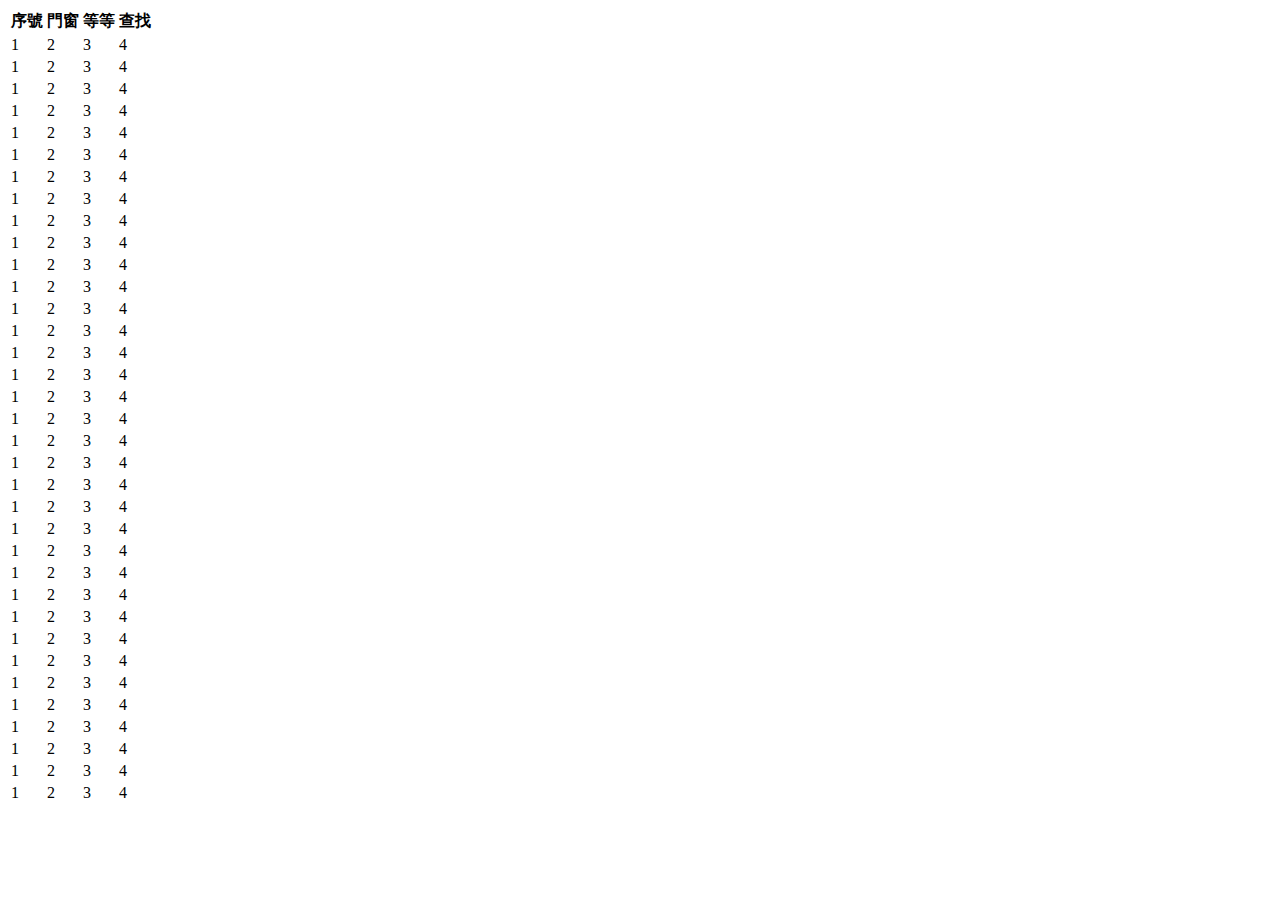
<file: src/main/webapp/scolltable/index.html>
<!DOCTYPE html>
<html>
<head>
<meta http-equiv="Content-Type" content="text/html; charset=UTF-8">
<title>jQuery Scroll Table</title>
<link href="http://www.jqueryscript.net/css/top.css" rel="stylesheet" type="text/css">
<script type="text/javascript" src="jquery.min.js"></script>
<script type="text/javascript" src="jquery.scrolltable.js"></script>
<script type="text/javascript">
		$(function(){
			 $('#thetable').tableScroll({
			        width:480,
			        height:150
			    });

		});
	</script>
<style type="text/css">
</style>
</head>
<body>
	<table id="thetable">
		<thead>
			<tr>
				<th>序號</th>
				<th>門窗</th>
				<th>等等</th>
				<th>查找</th>
			</tr>
		</thead>
		<tbody>
			<tr>
				<td>1</td>
				<td>2</td>
				<td>3</td>
				<td>4</td>
			</tr>
			<tr>
				<td>1</td>
				<td>2</td>
				<td>3</td>
				<td>4</td>
			</tr>
			<tr>
				<td>1</td>
				<td>2</td>
				<td>3</td>
				<td>4</td>
			</tr>
			<tr>
				<td>1</td>
				<td>2</td>
				<td>3</td>
				<td>4</td>
			</tr>
			<tr>
				<td>1</td>
				<td>2</td>
				<td>3</td>
				<td>4</td>
			</tr>
			<tr>
				<td>1</td>
				<td>2</td>
				<td>3</td>
				<td>4</td>
			</tr>
			<tr>
				<td>1</td>
				<td>2</td>
				<td>3</td>
				<td>4</td>
			</tr>
			<tr>
				<td>1</td>
				<td>2</td>
				<td>3</td>
				<td>4</td>
			</tr>
			<tr>
				<td>1</td>
				<td>2</td>
				<td>3</td>
				<td>4</td>
			</tr>
			<tr>
				<td>1</td>
				<td>2</td>
				<td>3</td>
				<td>4</td>
			</tr>
			<tr>
				<td>1</td>
				<td>2</td>
				<td>3</td>
				<td>4</td>
			</tr>
			<tr>
				<td>1</td>
				<td>2</td>
				<td>3</td>
				<td>4</td>
			</tr>
			<tr>
				<td>1</td>
				<td>2</td>
				<td>3</td>
				<td>4</td>
			</tr>
			<tr>
				<td>1</td>
				<td>2</td>
				<td>3</td>
				<td>4</td>
			</tr>
			<tr>
				<td>1</td>
				<td>2</td>
				<td>3</td>
				<td>4</td>
			</tr>
			<tr>
				<td>1</td>
				<td>2</td>
				<td>3</td>
				<td>4</td>
			</tr>
			<tr>
				<td>1</td>
				<td>2</td>
				<td>3</td>
				<td>4</td>
			</tr>
			<tr>
				<td>1</td>
				<td>2</td>
				<td>3</td>
				<td>4</td>
			</tr>
			<tr>
				<td>1</td>
				<td>2</td>
				<td>3</td>
				<td>4</td>
			</tr>
			<tr>
				<td>1</td>
				<td>2</td>
				<td>3</td>
				<td>4</td>
			</tr>
			<tr>
				<td>1</td>
				<td>2</td>
				<td>3</td>
				<td>4</td>
			</tr>
			<tr>
				<td>1</td>
				<td>2</td>
				<td>3</td>
				<td>4</td>
			</tr>
			<tr>
				<td>1</td>
				<td>2</td>
				<td>3</td>
				<td>4</td>
			</tr>
			<tr>
				<td>1</td>
				<td>2</td>
				<td>3</td>
				<td>4</td>
			</tr>
			<tr>
				<td>1</td>
				<td>2</td>
				<td>3</td>
				<td>4</td>
			</tr>
			<tr>
				<td>1</td>
				<td>2</td>
				<td>3</td>
				<td>4</td>
			</tr>
			<tr>
				<td>1</td>
				<td>2</td>
				<td>3</td>
				<td>4</td>
			</tr>
			<tr>
				<td>1</td>
				<td>2</td>
				<td>3</td>
				<td>4</td>
			</tr>
			<tr>
				<td>1</td>
				<td>2</td>
				<td>3</td>
				<td>4</td>
			</tr>
			<tr>
				<td>1</td>
				<td>2</td>
				<td>3</td>
				<td>4</td>
			</tr>
			<tr>
				<td>1</td>
				<td>2</td>
				<td>3</td>
				<td>4</td>
			</tr>
			<tr>
				<td>1</td>
				<td>2</td>
				<td>3</td>
				<td>4</td>
			</tr>
			<tr>
				<td>1</td>
				<td>2</td>
				<td>3</td>
				<td>4</td>
			</tr>
			<tr>
				<td>1</td>
				<td>2</td>
				<td>3</td>
				<td>4</td>
			</tr>
			<tr>
				<td>1</td>
				<td>2</td>
				<td>3</td>
				<td>4</td>
			</tr>
		</tbody>
	</table>
</body>
<script type="text/javascript">

</script>
</html>
</file>
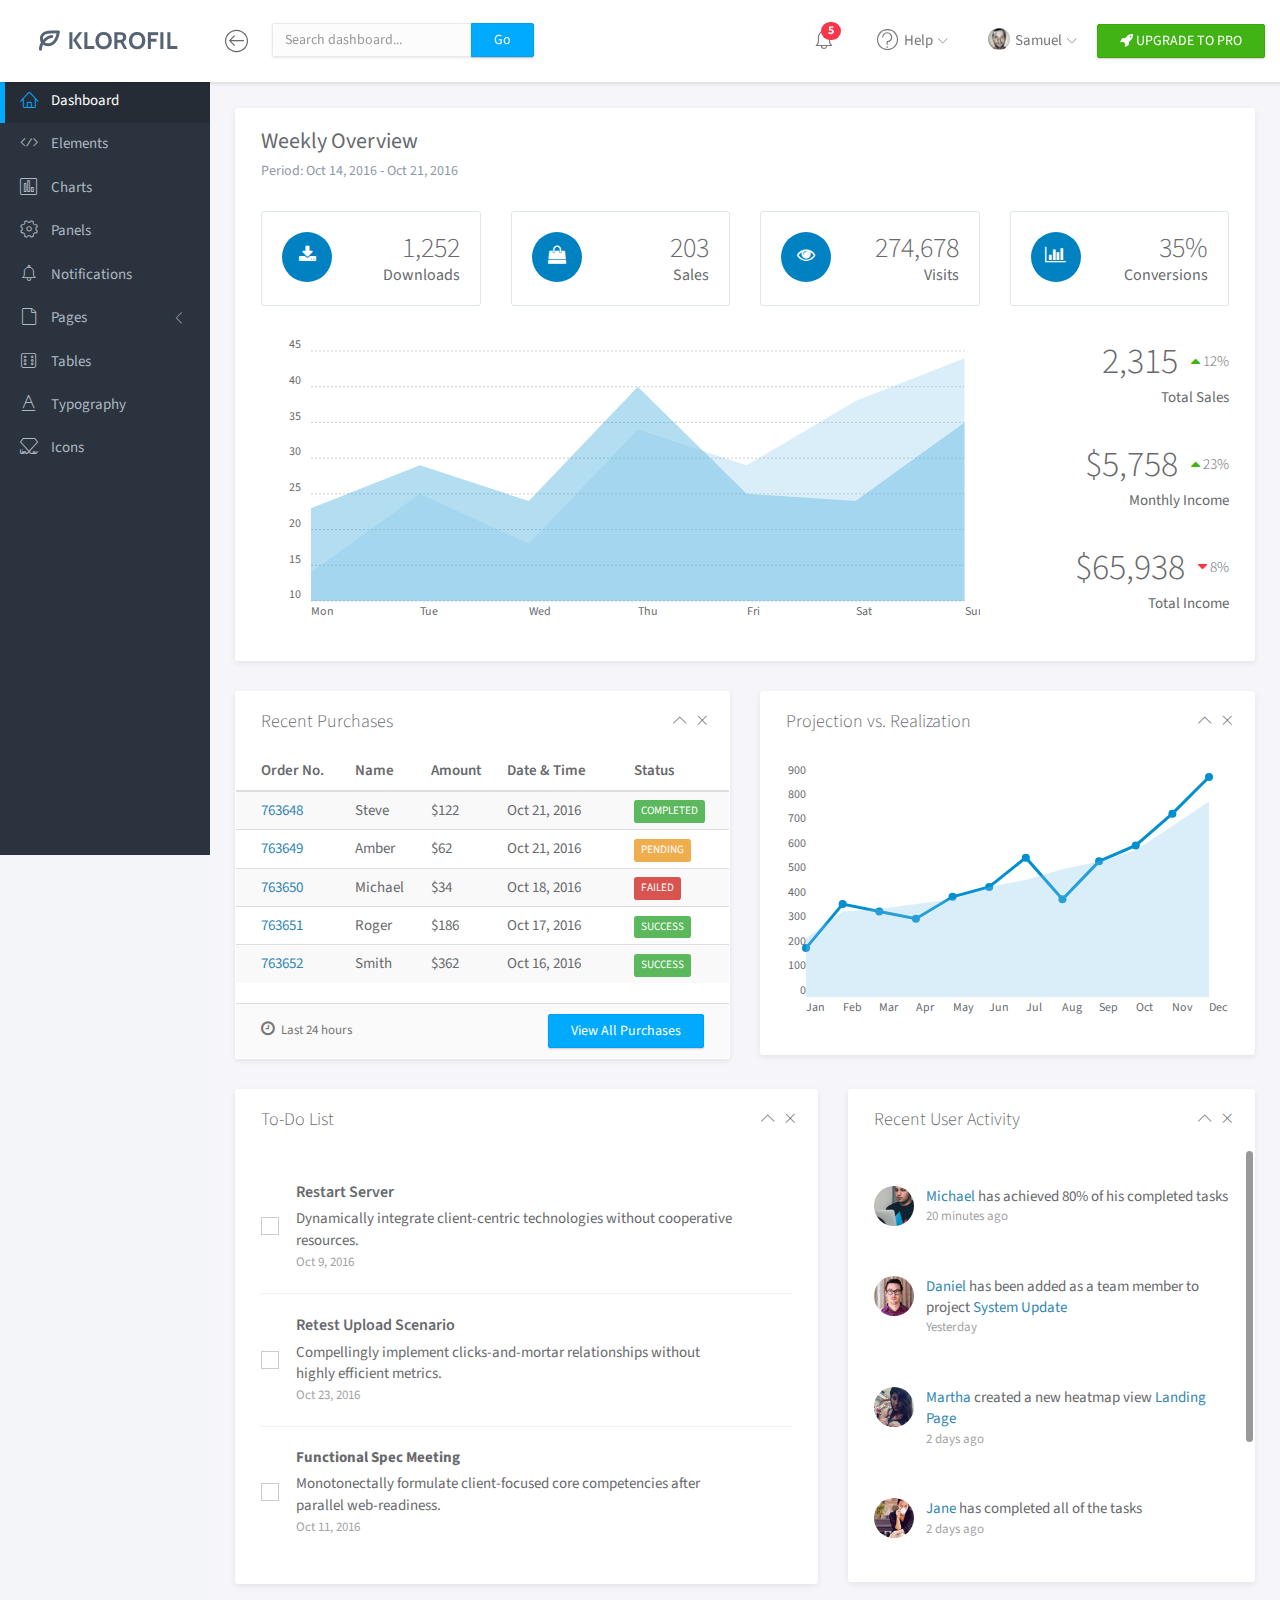
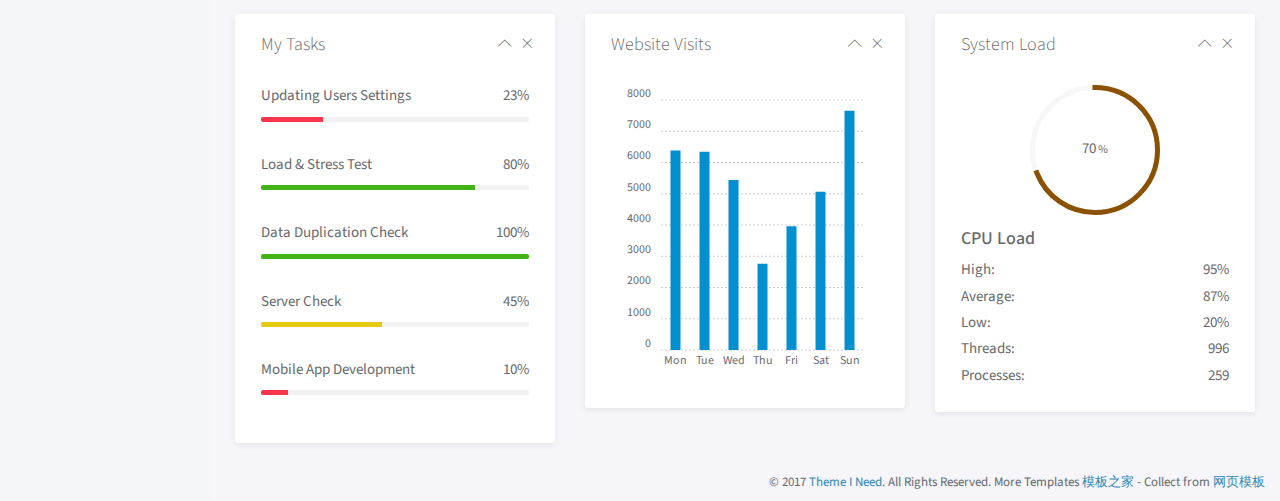
<file: src/main/webapp/tid_5_klorofil/index.html>
<!doctype html>
<html lang="en">

<head>
	<title>Dashboard | Klorofil - Free Bootstrap Dashboard Template</title>
	<meta charset="utf-8">
	<meta http-equiv="X-UA-Compatible" content="IE=edge,chrome=1">
	<meta name="viewport" content="width=device-width, initial-scale=1.0, maximum-scale=1.0, user-scalable=0">
	<!-- VENDOR CSS -->
	<link rel="stylesheet" href="assets/vendor/bootstrap/css/bootstrap.min.css">
	<link rel="stylesheet" href="assets/vendor/font-awesome/css/font-awesome.min.css">
	<link rel="stylesheet" href="assets/vendor/linearicons/style.css">
	<link rel="stylesheet" href="assets/vendor/chartist/css/chartist-custom.css">
	<!-- MAIN CSS -->
	<link rel="stylesheet" href="assets/css/main.css">
	<!-- FOR DEMO PURPOSES ONLY. You should remove this in your project -->
	<link rel="stylesheet" href="assets/css/demo.css">
	<!-- GOOGLE FONTS -->
	<link href="https://fonts.googleapis.com/css?family=Source+Sans+Pro:300,400,600,700" rel="stylesheet">
	<!-- ICONS -->
	<link rel="apple-touch-icon" sizes="76x76" href="assets/img/apple-icon.png">
	<link rel="icon" type="image/png" sizes="96x96" href="assets/img/favicon.png">
</head>

<body>
	<!-- WRAPPER -->
	<div id="wrapper">
		<!-- NAVBAR -->
		<nav class="navbar navbar-default navbar-fixed-top">
			<div class="brand">
				<a href="index.html"><img src="assets/img/logo-dark.png" alt="Klorofil Logo" class="img-responsive logo"></a>
			</div>
			<div class="container-fluid">
				<div class="navbar-btn">
					<button type="button" class="btn-toggle-fullwidth"><i class="lnr lnr-arrow-left-circle"></i></button>
				</div>
				<form class="navbar-form navbar-left">
					<div class="input-group">
						<input type="text" value="" class="form-control" placeholder="Search dashboard...">
						<span class="input-group-btn"><button type="button" class="btn btn-primary">Go</button></span>
					</div>
				</form>
				<div class="navbar-btn navbar-btn-right">
					<a class="btn btn-success update-pro" href="#downloads/klorofil-pro-bootstrap-admin-dashboard-template/?utm_source=klorofil&utm_medium=template&utm_campaign=KlorofilPro" title="Upgrade to Pro" target="_blank"><i class="fa fa-rocket"></i> <span>UPGRADE TO PRO</span></a>
				</div>
				<div id="navbar-menu">
					<ul class="nav navbar-nav navbar-right">
						<li class="dropdown">
							<a href="#" class="dropdown-toggle icon-menu" data-toggle="dropdown">
								<i class="lnr lnr-alarm"></i>
								<span class="badge bg-danger">5</span>
							</a>
							<ul class="dropdown-menu notifications">
								<li><a href="#" class="notification-item"><span class="dot bg-warning"></span>System space is almost full</a></li>
								<li><a href="#" class="notification-item"><span class="dot bg-danger"></span>You have 9 unfinished tasks</a></li>
								<li><a href="#" class="notification-item"><span class="dot bg-success"></span>Monthly report is available</a></li>
								<li><a href="#" class="notification-item"><span class="dot bg-warning"></span>Weekly meeting in 1 hour</a></li>
								<li><a href="#" class="notification-item"><span class="dot bg-success"></span>Your request has been approved</a></li>
								<li><a href="#" class="more">See all notifications</a></li>
							</ul>
						</li>
						<li class="dropdown">
							<a href="#" class="dropdown-toggle" data-toggle="dropdown"><i class="lnr lnr-question-circle"></i> <span>Help</span> <i class="icon-submenu lnr lnr-chevron-down"></i></a>
							<ul class="dropdown-menu">
								<li><a href="#">Basic Use</a></li>
								<li><a href="#">Working With Data</a></li>
								<li><a href="#">Security</a></li>
								<li><a href="#">Troubleshooting</a></li>
							</ul>
						</li>
						<li class="dropdown">
							<a href="#" class="dropdown-toggle" data-toggle="dropdown"><img src="assets/img/user.png" class="img-circle" alt="Avatar"> <span>Samuel</span> <i class="icon-submenu lnr lnr-chevron-down"></i></a>
							<ul class="dropdown-menu">
								<li><a href="#"><i class="lnr lnr-user"></i> <span>My Profile</span></a></li>
								<li><a href="#"><i class="lnr lnr-envelope"></i> <span>Message</span></a></li>
								<li><a href="#"><i class="lnr lnr-cog"></i> <span>Settings</span></a></li>
								<li><a href="#"><i class="lnr lnr-exit"></i> <span>Logout</span></a></li>
							</ul>
						</li>
						<!-- <li>
							<a class="update-pro" href="#downloads/klorofil-pro-bootstrap-admin-dashboard-template/?utm_source=klorofil&utm_medium=template&utm_campaign=KlorofilPro" title="Upgrade to Pro" target="_blank"><i class="fa fa-rocket"></i> <span>UPGRADE TO PRO</span></a>
						</li> -->
					</ul>
				</div>
			</div>
		</nav>
		<!-- END NAVBAR -->
		<!-- LEFT SIDEBAR -->
		<div id="sidebar-nav" class="sidebar">
			<div class="sidebar-scroll">
				<nav>
					<ul class="nav">
						<li><a href="index.html" class="active"><i class="lnr lnr-home"></i> <span>Dashboard</span></a></li>
						<li><a href="elements.html" class=""><i class="lnr lnr-code"></i> <span>Elements</span></a></li>
						<li><a href="charts.html" class=""><i class="lnr lnr-chart-bars"></i> <span>Charts</span></a></li>
						<li><a href="panels.html" class=""><i class="lnr lnr-cog"></i> <span>Panels</span></a></li>
						<li><a href="notifications.html" class=""><i class="lnr lnr-alarm"></i> <span>Notifications</span></a></li>
						<li>
							<a href="#subPages" data-toggle="collapse" class="collapsed"><i class="lnr lnr-file-empty"></i> <span>Pages</span> <i class="icon-submenu lnr lnr-chevron-left"></i></a>
							<div id="subPages" class="collapse ">
								<ul class="nav">
									<li><a href="page-profile.html" class="">Profile</a></li>
									<li><a href="page-login.html" class="">Login</a></li>
									<li><a href="page-lockscreen.html" class="">Lockscreen</a></li>
								</ul>
							</div>
						</li>
						<li><a href="tables.html" class=""><i class="lnr lnr-dice"></i> <span>Tables</span></a></li>
						<li><a href="typography.html" class=""><i class="lnr lnr-text-format"></i> <span>Typography</span></a></li>
						<li><a href="icons.html" class=""><i class="lnr lnr-linearicons"></i> <span>Icons</span></a></li>
					</ul>
				</nav>
			</div>
		</div>
		<!-- END LEFT SIDEBAR -->
		<!-- MAIN -->
		<div class="main">
			<!-- MAIN CONTENT -->
			<div class="main-content">
				<div class="container-fluid">
					<!-- OVERVIEW -->
					<div class="panel panel-headline">
						<div class="panel-heading">
							<h3 class="panel-title">Weekly Overview</h3>
							<p class="panel-subtitle">Period: Oct 14, 2016 - Oct 21, 2016</p>
						</div>
						<div class="panel-body">
							<div class="row">
								<div class="col-md-3">
									<div class="metric">
										<span class="icon"><i class="fa fa-download"></i></span>
										<p>
											<span class="number">1,252</span>
											<span class="title">Downloads</span>
										</p>
									</div>
								</div>
								<div class="col-md-3">
									<div class="metric">
										<span class="icon"><i class="fa fa-shopping-bag"></i></span>
										<p>
											<span class="number">203</span>
											<span class="title">Sales</span>
										</p>
									</div>
								</div>
								<div class="col-md-3">
									<div class="metric">
										<span class="icon"><i class="fa fa-eye"></i></span>
										<p>
											<span class="number">274,678</span>
											<span class="title">Visits</span>
										</p>
									</div>
								</div>
								<div class="col-md-3">
									<div class="metric">
										<span class="icon"><i class="fa fa-bar-chart"></i></span>
										<p>
											<span class="number">35%</span>
											<span class="title">Conversions</span>
										</p>
									</div>
								</div>
							</div>
							<div class="row">
								<div class="col-md-9">
									<div id="headline-chart" class="ct-chart"></div>
								</div>
								<div class="col-md-3">
									<div class="weekly-summary text-right">
										<span class="number">2,315</span> <span class="percentage"><i class="fa fa-caret-up text-success"></i> 12%</span>
										<span class="info-label">Total Sales</span>
									</div>
									<div class="weekly-summary text-right">
										<span class="number">$5,758</span> <span class="percentage"><i class="fa fa-caret-up text-success"></i> 23%</span>
										<span class="info-label">Monthly Income</span>
									</div>
									<div class="weekly-summary text-right">
										<span class="number">$65,938</span> <span class="percentage"><i class="fa fa-caret-down text-danger"></i> 8%</span>
										<span class="info-label">Total Income</span>
									</div>
								</div>
							</div>
						</div>
					</div>
					<!-- END OVERVIEW -->
                    <div class="copyrights">Collect from <a href="http://www.cssmoban.com/" >企业网站模板</a></div>
					<div class="row">
						<div class="col-md-6">
							<!-- RECENT PURCHASES -->
							<div class="panel">
								<div class="panel-heading">
									<h3 class="panel-title">Recent Purchases</h3>
									<div class="right">
										<button type="button" class="btn-toggle-collapse"><i class="lnr lnr-chevron-up"></i></button>
										<button type="button" class="btn-remove"><i class="lnr lnr-cross"></i></button>
									</div>
								</div>
								<div class="panel-body no-padding">
									<table class="table table-striped">
										<thead>
											<tr>
												<th>Order No.</th>
												<th>Name</th>
												<th>Amount</th>
												<th>Date &amp; Time</th>
												<th>Status</th>
											</tr>
										</thead>
										<tbody>
											<tr>
												<td><a href="#">763648</a></td>
												<td>Steve</td>
												<td>$122</td>
												<td>Oct 21, 2016</td>
												<td><span class="label label-success">COMPLETED</span></td>
											</tr>
											<tr>
												<td><a href="#">763649</a></td>
												<td>Amber</td>
												<td>$62</td>
												<td>Oct 21, 2016</td>
												<td><span class="label label-warning">PENDING</span></td>
											</tr>
											<tr>
												<td><a href="#">763650</a></td>
												<td>Michael</td>
												<td>$34</td>
												<td>Oct 18, 2016</td>
												<td><span class="label label-danger">FAILED</span></td>
											</tr>
											<tr>
												<td><a href="#">763651</a></td>
												<td>Roger</td>
												<td>$186</td>
												<td>Oct 17, 2016</td>
												<td><span class="label label-success">SUCCESS</span></td>
											</tr>
											<tr>
												<td><a href="#">763652</a></td>
												<td>Smith</td>
												<td>$362</td>
												<td>Oct 16, 2016</td>
												<td><span class="label label-success">SUCCESS</span></td>
											</tr>
										</tbody>
									</table>
								</div>
								<div class="panel-footer">
									<div class="row">
										<div class="col-md-6"><span class="panel-note"><i class="fa fa-clock-o"></i> Last 24 hours</span></div>
										<div class="col-md-6 text-right"><a href="#" class="btn btn-primary">View All Purchases</a></div>
									</div>
								</div>
							</div>
							<!-- END RECENT PURCHASES -->
						</div>
						<div class="col-md-6">
							<!-- MULTI CHARTS -->
							<div class="panel">
								<div class="panel-heading">
									<h3 class="panel-title">Projection vs. Realization</h3>
									<div class="right">
										<button type="button" class="btn-toggle-collapse"><i class="lnr lnr-chevron-up"></i></button>
										<button type="button" class="btn-remove"><i class="lnr lnr-cross"></i></button>
									</div>
								</div>
								<div class="panel-body">
									<div id="visits-trends-chart" class="ct-chart"></div>
								</div>
							</div>
							<!-- END MULTI CHARTS -->
						</div>
					</div>
					<div class="row">
						<div class="col-md-7">
							<!-- TODO LIST -->
							<div class="panel">
								<div class="panel-heading">
									<h3 class="panel-title">To-Do List</h3>
									<div class="right">
										<button type="button" class="btn-toggle-collapse"><i class="lnr lnr-chevron-up"></i></button>
										<button type="button" class="btn-remove"><i class="lnr lnr-cross"></i></button>
									</div>
								</div>
								<div class="panel-body">
									<ul class="list-unstyled todo-list">
										<li>
											<label class="control-inline fancy-checkbox">
												<input type="checkbox"><span></span>
											</label>
											<p>
												<span class="title">Restart Server</span>
												<span class="short-description">Dynamically integrate client-centric technologies without cooperative resources.</span>
												<span class="date">Oct 9, 2016</span>
											</p>
											<div class="controls">
												<a href="#"><i class="icon-software icon-software-pencil"></i></a> <a href="#"><i class="icon-arrows icon-arrows-circle-remove"></i></a>
											</div>
										</li>
										<li>
											<label class="control-inline fancy-checkbox">
												<input type="checkbox"><span></span>
											</label>
											<p>
												<span class="title">Retest Upload Scenario</span>
												<span class="short-description">Compellingly implement clicks-and-mortar relationships without highly efficient metrics.</span>
												<span class="date">Oct 23, 2016</span>
											</p>
											<div class="controls">
												<a href="#"><i class="icon-software icon-software-pencil"></i></a> <a href="#"><i class="icon-arrows icon-arrows-circle-remove"></i></a>
											</div>
										</li>
										<li>
											<label class="control-inline fancy-checkbox">
												<input type="checkbox"><span></span>
											</label>
											<p>
												<strong>Functional Spec Meeting</strong>
												<span class="short-description">Monotonectally formulate client-focused core competencies after parallel web-readiness.</span>
												<span class="date">Oct 11, 2016</span>
											</p>
											<div class="controls">
												<a href="#"><i class="icon-software icon-software-pencil"></i></a> <a href="#"><i class="icon-arrows icon-arrows-circle-remove"></i></a>
											</div>
										</li>
									</ul>
								</div>
							</div>
							<!-- END TODO LIST -->
						</div>
						<div class="col-md-5">
							<!-- TIMELINE -->
							<div class="panel panel-scrolling">
								<div class="panel-heading">
									<h3 class="panel-title">Recent User Activity</h3>
									<div class="right">
										<button type="button" class="btn-toggle-collapse"><i class="lnr lnr-chevron-up"></i></button>
										<button type="button" class="btn-remove"><i class="lnr lnr-cross"></i></button>
									</div>
								</div>
								<div class="panel-body">
									<ul class="list-unstyled activity-list">
										<li>
											<img src="assets/img/user1.png" alt="Avatar" class="img-circle pull-left avatar">
											<p><a href="#">Michael</a> has achieved 80% of his completed tasks <span class="timestamp">20 minutes ago</span></p>
										</li>
										<li>
											<img src="assets/img/user2.png" alt="Avatar" class="img-circle pull-left avatar">
											<p><a href="#">Daniel</a> has been added as a team member to project <a href="#">System Update</a> <span class="timestamp">Yesterday</span></p>
										</li>
										<li>
											<img src="assets/img/user3.png" alt="Avatar" class="img-circle pull-left avatar">
											<p><a href="#">Martha</a> created a new heatmap view <a href="#">Landing Page</a> <span class="timestamp">2 days ago</span></p>
										</li>
										<li>
											<img src="assets/img/user4.png" alt="Avatar" class="img-circle pull-left avatar">
											<p><a href="#">Jane</a> has completed all of the tasks <span class="timestamp">2 days ago</span></p>
										</li>
										<li>
											<img src="assets/img/user5.png" alt="Avatar" class="img-circle pull-left avatar">
											<p><a href="#">Jason</a> started a discussion about <a href="#">Weekly Meeting</a> <span class="timestamp">3 days ago</span></p>
										</li>
									</ul>
									<button type="button" class="btn btn-primary btn-bottom center-block">Load More</button>
								</div>
							</div>
							<!-- END TIMELINE -->
						</div>
					</div>
					<div class="row">
						<div class="col-md-4">
							<!-- TASKS -->
							<div class="panel">
								<div class="panel-heading">
									<h3 class="panel-title">My Tasks</h3>
									<div class="right">
										<button type="button" class="btn-toggle-collapse"><i class="lnr lnr-chevron-up"></i></button>
										<button type="button" class="btn-remove"><i class="lnr lnr-cross"></i></button>
									</div>
								</div>
								<div class="panel-body">
									<ul class="list-unstyled task-list">
										<li>
											<p>Updating Users Settings <span class="label-percent">23%</span></p>
											<div class="progress progress-xs">
												<div class="progress-bar progress-bar-danger" role="progressbar" aria-valuenow="23" aria-valuemin="0" aria-valuemax="100" style="width:23%">
													<span class="sr-only">23% Complete</span>
												</div>
											</div>
										</li>
										<li>
											<p>Load &amp; Stress Test <span class="label-percent">80%</span></p>
											<div class="progress progress-xs">
												<div class="progress-bar progress-bar-success" role="progressbar" aria-valuenow="80" aria-valuemin="0" aria-valuemax="100" style="width: 80%">
													<span class="sr-only">80% Complete</span>
												</div>
											</div>
										</li>
										<li>
											<p>Data Duplication Check <span class="label-percent">100%</span></p>
											<div class="progress progress-xs">
												<div class="progress-bar progress-bar-success" role="progressbar" aria-valuenow="100" aria-valuemin="0" aria-valuemax="100" style="width: 100%">
													<span class="sr-only">Success</span>
												</div>
											</div>
										</li>
										<li>
											<p>Server Check <span class="label-percent">45%</span></p>
											<div class="progress progress-xs">
												<div class="progress-bar progress-bar-warning" role="progressbar" aria-valuenow="45" aria-valuemin="0" aria-valuemax="100" style="width: 45%">
													<span class="sr-only">45% Complete</span>
												</div>
											</div>
										</li>
										<li>
											<p>Mobile App Development <span class="label-percent">10%</span></p>
											<div class="progress progress-xs">
												<div class="progress-bar progress-bar-danger" role="progressbar" aria-valuenow="10" aria-valuemin="0" aria-valuemax="100" style="width: 10%">
													<span class="sr-only">10% Complete</span>
												</div>
											</div>
										</li>
									</ul>
								</div>
							</div>
							<!-- END TASKS -->
						</div>
						<div class="col-md-4">
							<!-- VISIT CHART -->
							<div class="panel">
								<div class="panel-heading">
									<h3 class="panel-title">Website Visits</h3>
									<div class="right">
										<button type="button" class="btn-toggle-collapse"><i class="lnr lnr-chevron-up"></i></button>
										<button type="button" class="btn-remove"><i class="lnr lnr-cross"></i></button>
									</div>
								</div>
								<div class="panel-body">
									<div id="visits-chart" class="ct-chart"></div>
								</div>
							</div>
							<!-- END VISIT CHART -->
						</div>
						<div class="col-md-4">
							<!-- REALTIME CHART -->
							<div class="panel">
								<div class="panel-heading">
									<h3 class="panel-title">System Load</h3>
									<div class="right">
										<button type="button" class="btn-toggle-collapse"><i class="lnr lnr-chevron-up"></i></button>
										<button type="button" class="btn-remove"><i class="lnr lnr-cross"></i></button>
									</div>
								</div>
								<div class="panel-body">
									<div id="system-load" class="easy-pie-chart" data-percent="70">
										<span class="percent">70</span>
									</div>
									<h4>CPU Load</h4>
									<ul class="list-unstyled list-justify">
										<li>High: <span>95%</span></li>
										<li>Average: <span>87%</span></li>
										<li>Low: <span>20%</span></li>
										<li>Threads: <span>996</span></li>
										<li>Processes: <span>259</span></li>
									</ul>
								</div>
							</div>
							<!-- END REALTIME CHART -->
						</div>
					</div>
				</div>
			</div>
			<!-- END MAIN CONTENT -->
		</div>
		<!-- END MAIN -->
		<div class="clearfix"></div>
		<footer>
			<div class="container-fluid">
				<p class="copyright">&copy; 2017 <a href="#" target="_blank">Theme I Need</a>. All Rights Reserved. More Templates <a href="http://www.cssmoban.com/" target="_blank" title="模板之家">模板之家</a> - Collect from <a href="http://www.cssmoban.com/" title="网页模板" target="_blank">网页模板</a></p>
			</div>
		</footer>
	</div>
	<!-- END WRAPPER -->
	<!-- Javascript -->
	<script src="assets/vendor/jquery/jquery.min.js"></script>
	<script src="assets/vendor/bootstrap/js/bootstrap.min.js"></script>
	<script src="assets/vendor/jquery-slimscroll/jquery.slimscroll.min.js"></script>
	<script src="assets/vendor/jquery.easy-pie-chart/jquery.easypiechart.min.js"></script>
	<script src="assets/vendor/chartist/js/chartist.min.js"></script>
	<script src="assets/scripts/klorofil-common.js"></script>
	<script>
	$(function() {
		var data, options;

		// headline charts
		data = {
			labels: ['Mon', 'Tue', 'Wed', 'Thu', 'Fri', 'Sat', 'Sun'],
			series: [
				[23, 29, 24, 40, 25, 24, 35],
				[14, 25, 18, 34, 29, 38, 44],
			]
		};

		options = {
			height: 300,
			showArea: true,
			showLine: false,
			showPoint: false,
			fullWidth: true,
			axisX: {
				showGrid: false
			},
			lineSmooth: false,
		};

		new Chartist.Line('#headline-chart', data, options);


		// visits trend charts
		data = {
			labels: ['Jan', 'Feb', 'Mar', 'Apr', 'May', 'Jun', 'Jul', 'Aug', 'Sep', 'Oct', 'Nov', 'Dec'],
			series: [{
				name: 'series-real',
				data: [200, 380, 350, 320, 410, 450, 570, 400, 555, 620, 750, 900],
			}, {
				name: 'series-projection',
				data: [240, 350, 360, 380, 400, 450, 480, 523, 555, 600, 700, 800],
			}]
		};

		options = {
			fullWidth: true,
			lineSmooth: false,
			height: "270px",
			low: 0,
			high: 'auto',
			series: {
				'series-projection': {
					showArea: true,
					showPoint: false,
					showLine: false
				},
			},
			axisX: {
				showGrid: false,

			},
			axisY: {
				showGrid: false,
				onlyInteger: true,
				offset: 0,
			},
			chartPadding: {
				left: 20,
				right: 20
			}
		};

		new Chartist.Line('#visits-trends-chart', data, options);


		// visits chart
		data = {
			labels: ['Mon', 'Tue', 'Wed', 'Thu', 'Fri', 'Sat', 'Sun'],
			series: [
				[6384, 6342, 5437, 2764, 3958, 5068, 7654]
			]
		};

		options = {
			height: 300,
			axisX: {
				showGrid: false
			},
		};

		new Chartist.Bar('#visits-chart', data, options);


		// real-time pie chart
		var sysLoad = $('#system-load').easyPieChart({
			size: 130,
			barColor: function(percent) {
				return "rgb(" + Math.round(200 * percent / 100) + ", " + Math.round(200 * (1.1 - percent / 100)) + ", 0)";
			},
			trackColor: 'rgba(245, 245, 245, 0.8)',
			scaleColor: false,
			lineWidth: 5,
			lineCap: "square",
			animate: 800
		});

		var updateInterval = 3000; // in milliseconds

		setInterval(function() {
			var randomVal;
			randomVal = getRandomInt(0, 100);

			sysLoad.data('easyPieChart').update(randomVal);
			sysLoad.find('.percent').text(randomVal);
		}, updateInterval);

		function getRandomInt(min, max) {
			return Math.floor(Math.random() * (max - min + 1)) + min;
		}

	});
	</script>
</body>

</html>
</file>
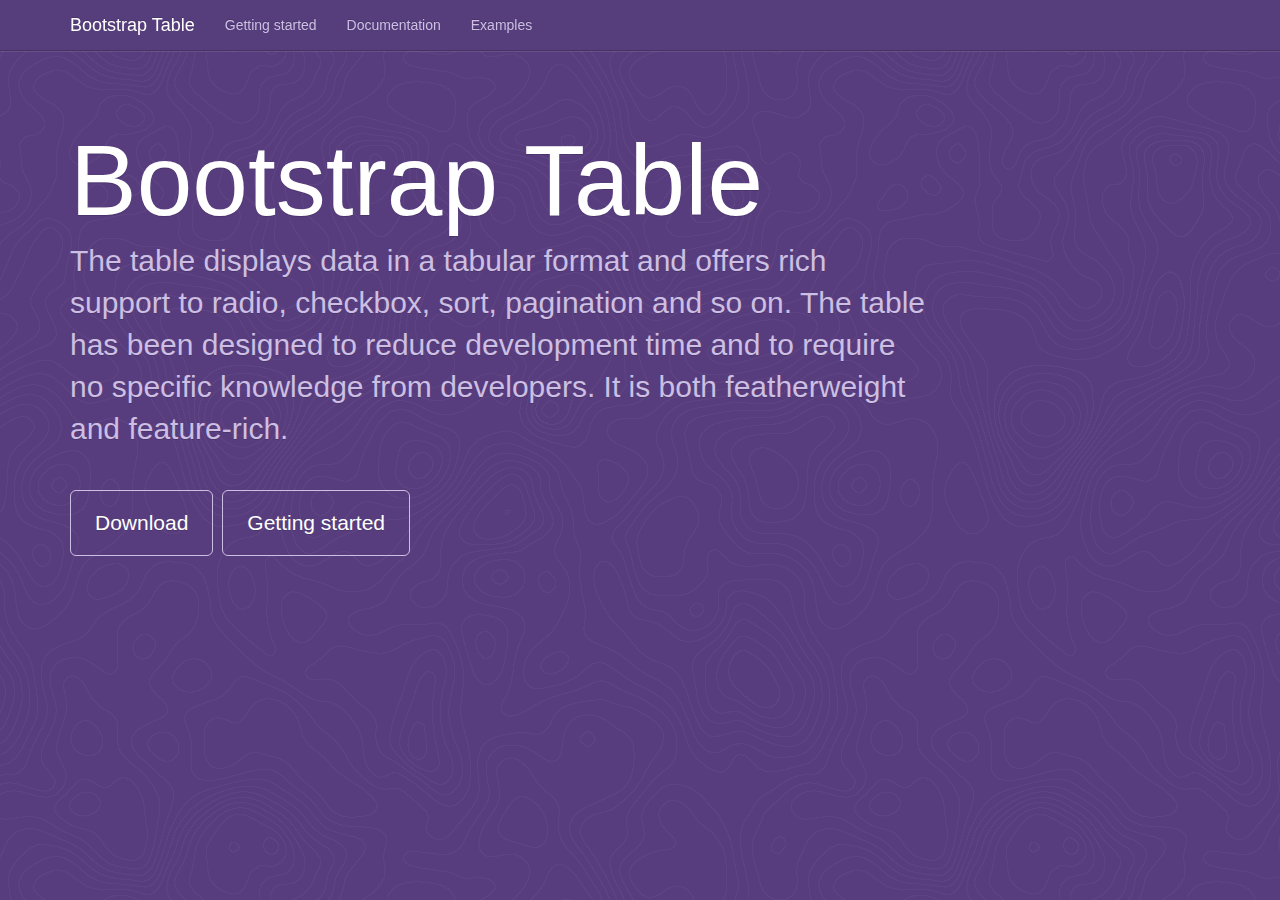
<file: src/main/webapp/bootstrap-table-master20161026/docs/index.html>
<!DOCTYPE html>
<html lang="en">
<head>
    <meta charset="utf-8">
    <title>Bootstrap Table</title>
    <meta name="author" content="zhixin">
    <meta name="viewport" content="width=device-width, initial-scale=1.0">
    <link rel="stylesheet" href="../assets/bootstrap/css/bootstrap.min.css">
    <link rel="stylesheet" href="../src/bootstrap-table.css">
    <link rel="stylesheet" href="docs.css">
    <link rel="stylesheet" href="//wenzhixin.net.cn/css/fork.css">
    <!--[if lt IE 9]>
    <script src="//wenzhixin.net.cn/js/html5shiv.js"></script>
    <script src="//wenzhixin.net.cn/js/respond.min.js"></script>
    <![endif]-->
</head>
<body class="bs-docs-home">
<a class="sr-only" href="#content">Skip to main content</a>
<header class="navbar navbar-inverse navbar-fixed-top bs-docs-nav">
    <div class="container">
        <div class="navbar-header">
            <a class="navbar-brand" href="index.html">
                Bootstrap Table
            </a>
        </div>
        <nav class="collapse navbar-collapse bs-navbar-collapse" role="navigation">
            <ul class="nav navbar-nav">
                <li>
                    <a href="getting-started.html">Getting started</a>
                </li>
                <li>
                    <a href="documentation.html">Documentation</a>
                </li>
                <li>
                    <a href="examples.html">Examples</a>
                </li>
            </ul>
        </nav>
    </div>
</header>

<main class="bs-masthead" id="content" role="main">
    <div class="container">
        <h1>Bootstrap Table</h1>
        <p class="lead">The table displays data in a tabular format and offers rich support to radio, checkbox, sort, pagination and so on. The table has been designed to reduce development time and to require no specific knowledge from developers. It is both featherweight and feature-rich.</p>
        <p>
            <a href="https://github.com/wenzhixin/bootstrap-table" class="btn btn-outline-inverse btn-lg">Download</a>
            <a href="getting-started.html" class="btn btn-outline-inverse btn-lg">Getting started</a>
        </p>
    </div>
</main>

<a href="https://github.com/wenzhixin/bootstrap-table" class="fork_me"></a>

<script src="../assets/jquery.min.js"></script>
<script src="../assets/bootstrap/js/bootstrap.min.js"></script>
<script src="../src/bootstrap-table.js"></script>
<script src="docs.js"></script>
<script src="//wenzhixin.net.cn/js/analytics.js"></script>
</body>
</html>
</file>
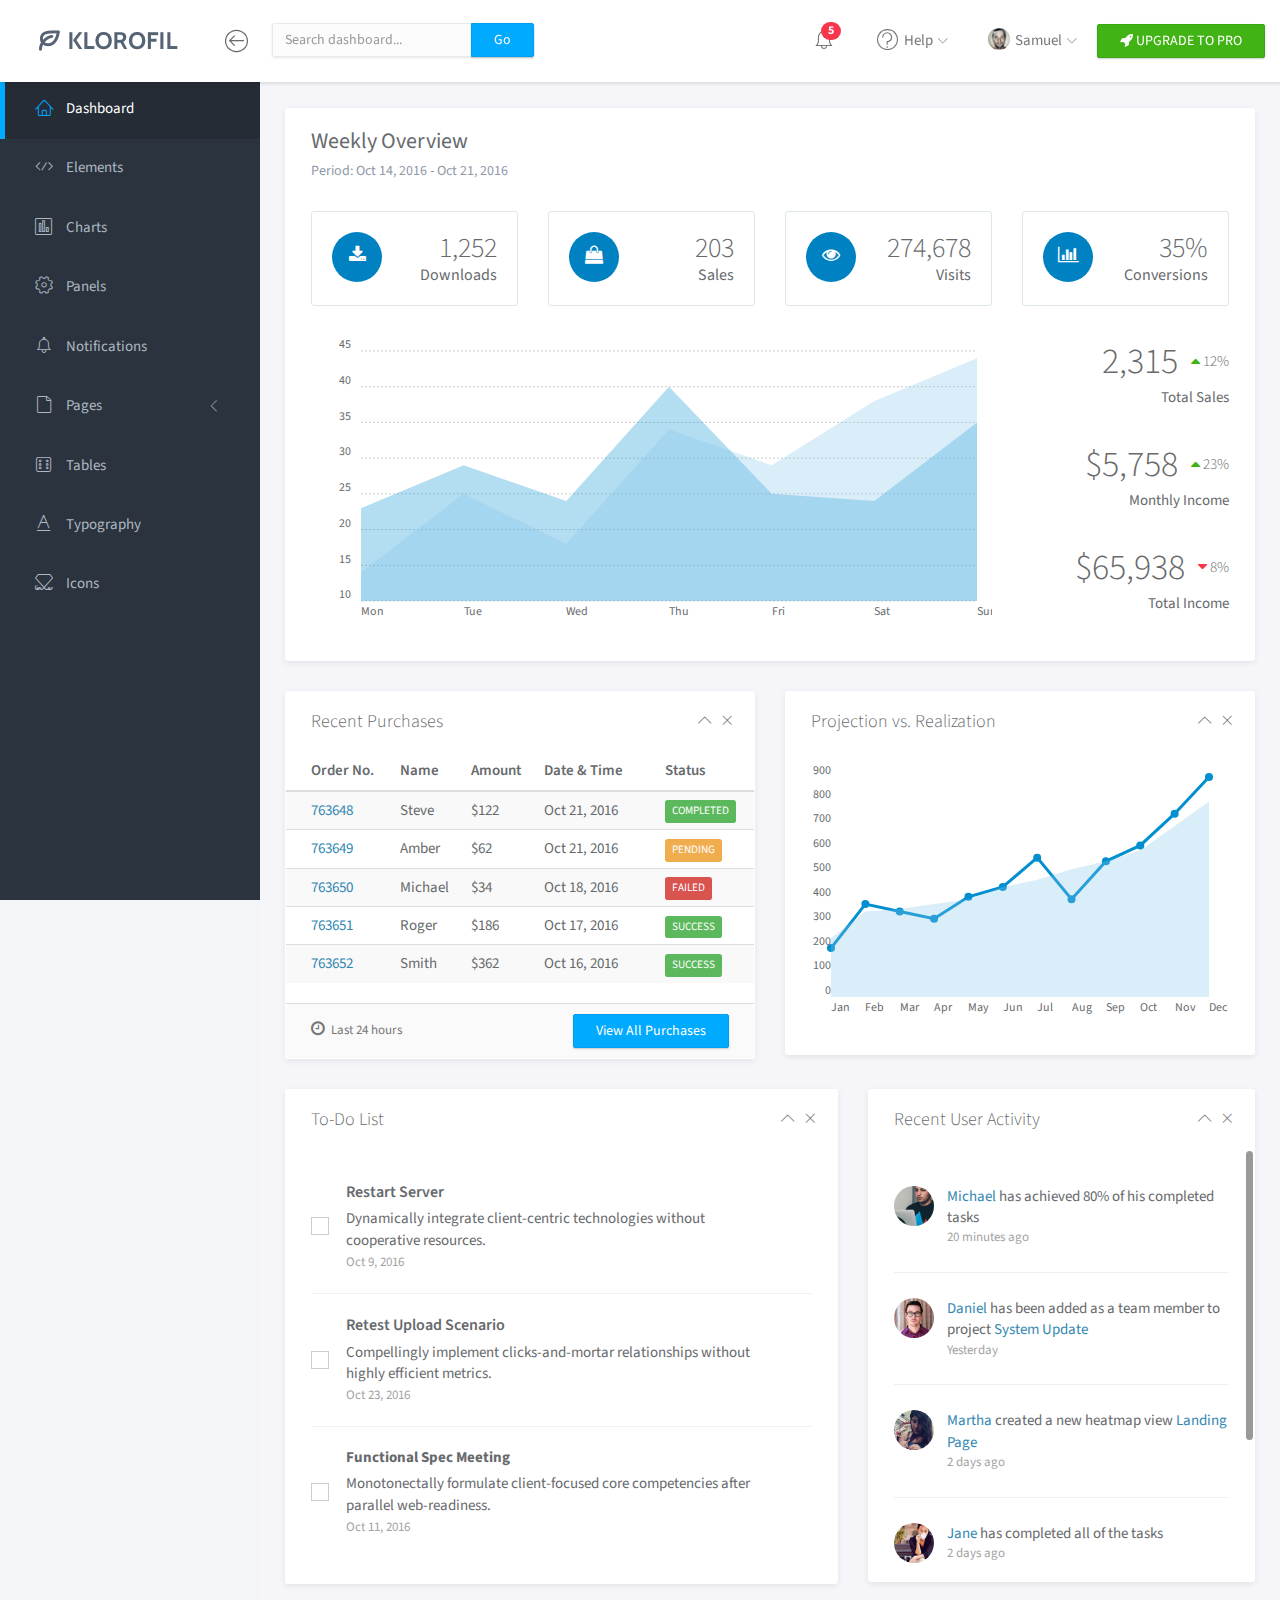
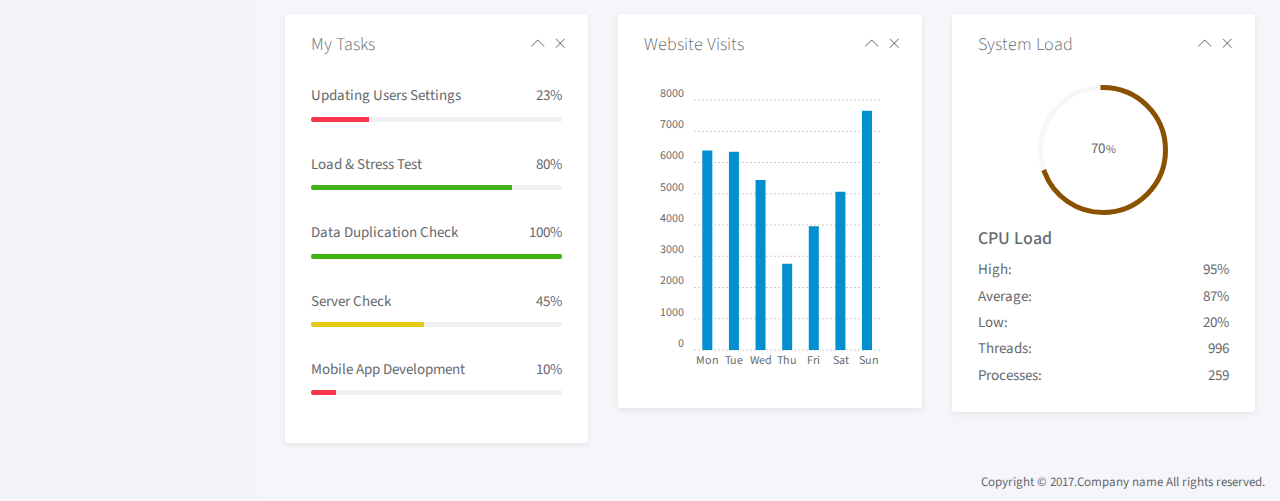
<file: src/main/webapp/webResources/frameworks/674/index.html>
<!doctype html>
<html lang="en">

<head>
	<title>Home</title>
	<meta charset="utf-8">
	<meta http-equiv="X-UA-Compatible" content="IE=edge,chrome=1">
	<meta name="viewport" content="width=device-width, initial-scale=1.0, maximum-scale=1.0, user-scalable=0">
	<!-- VENDOR CSS -->
	<link rel="stylesheet" href="assets/vendor/bootstrap/css/bootstrap.min.css">
	<link rel="stylesheet" href="assets/vendor/font-awesome/css/font-awesome.min.css">
	<link rel="stylesheet" href="assets/vendor/linearicons/style.css">
	<link rel="stylesheet" href="assets/vendor/chartist/css/chartist-custom.css">
	<!-- MAIN CSS -->
	<link rel="stylesheet" href="assets/css/main.css">
	<!-- FOR DEMO PURPOSES ONLY. You should remove this in your project -->
	<link rel="stylesheet" href="assets/css/demo.css">
	<!-- GOOGLE FONTS -->
	<link href="https://fonts.googleapis.com/css?family=Source+Sans+Pro:300,400,600,700" rel="stylesheet">
	<!-- ICONS -->
	<link rel="apple-touch-icon" sizes="76x76" href="assets/img/apple-icon.png">
	<link rel="icon" type="image/png" sizes="96x96" href="assets/img/favicon.png">
</head>

<body>
	<!-- WRAPPER -->
	<div id="wrapper">
		<!-- NAVBAR -->
		<nav class="navbar navbar-default navbar-fixed-top">
			<div class="brand">
				<a href="index.html"><img src="assets/img/logo-dark.png" alt="Klorofil Logo" class="img-responsive logo"></a>
			</div>
			<div class="container-fluid">
				<div class="navbar-btn">
					<button type="button" class="btn-toggle-fullwidth"><i class="lnr lnr-arrow-left-circle"></i></button>
				</div>
				<form class="navbar-form navbar-left">
					<div class="input-group">
						<input type="text" value="" class="form-control" placeholder="Search dashboard...">
						<span class="input-group-btn"><button type="button" class="btn btn-primary">Go</button></span>
					</div>
				</form>
				<div class="navbar-btn navbar-btn-right">
					<a class="btn btn-success update-pro" href="#downloads/klorofil-pro-bootstrap-admin-dashboard-template/?utm_source=klorofil&utm_medium=template&utm_campaign=KlorofilPro" title="Upgrade to Pro" target="_blank"><i class="fa fa-rocket"></i> <span>UPGRADE TO PRO</span></a>
				</div>
				<div id="navbar-menu">
					<ul class="nav navbar-nav navbar-right">
						<li class="dropdown">
							<a href="#" class="dropdown-toggle icon-menu" data-toggle="dropdown">
								<i class="lnr lnr-alarm"></i>
								<span class="badge bg-danger">5</span>
							</a>
							<ul class="dropdown-menu notifications">
								<li><a href="#" class="notification-item"><span class="dot bg-warning"></span>System space is almost full</a></li>
								<li><a href="#" class="notification-item"><span class="dot bg-danger"></span>You have 9 unfinished tasks</a></li>
								<li><a href="#" class="notification-item"><span class="dot bg-success"></span>Monthly report is available</a></li>
								<li><a href="#" class="notification-item"><span class="dot bg-warning"></span>Weekly meeting in 1 hour</a></li>
								<li><a href="#" class="notification-item"><span class="dot bg-success"></span>Your request has been approved</a></li>
								<li><a href="#" class="more">See all notifications</a></li>
							</ul>
						</li>
						<li class="dropdown">
							<a href="#" class="dropdown-toggle" data-toggle="dropdown"><i class="lnr lnr-question-circle"></i> <span>Help</span> <i class="icon-submenu lnr lnr-chevron-down"></i></a>
							<ul class="dropdown-menu">
								<li><a href="#">Basic Use</a></li>
								<li><a href="#">Working With Data</a></li>
								<li><a href="#">Security</a></li>
								<li><a href="#">Troubleshooting</a></li>
							</ul>
						</li>
						<li class="dropdown">
							<a href="#" class="dropdown-toggle" data-toggle="dropdown"><img src="assets/img/user.png" class="img-circle" alt="Avatar"> <span>Samuel</span> <i class="icon-submenu lnr lnr-chevron-down"></i></a>
							<ul class="dropdown-menu">
								<li><a href="#"><i class="lnr lnr-user"></i> <span>My Profile</span></a></li>
								<li><a href="#"><i class="lnr lnr-envelope"></i> <span>Message</span></a></li>
								<li><a href="#"><i class="lnr lnr-cog"></i> <span>Settings</span></a></li>
								<li><a href="#"><i class="lnr lnr-exit"></i> <span>Logout</span></a></li>
							</ul>
						</li>
						<!-- <li>
							<a class="update-pro" href="#downloads/klorofil-pro-bootstrap-admin-dashboard-template/?utm_source=klorofil&utm_medium=template&utm_campaign=KlorofilPro" title="Upgrade to Pro" target="_blank"><i class="fa fa-rocket"></i> <span>UPGRADE TO PRO</span></a>
						</li> -->
					</ul>
				</div>
			</div>
		</nav>
		<!-- END NAVBAR -->
		<!-- LEFT SIDEBAR -->
		<div id="sidebar-nav" class="sidebar">
			<div class="sidebar-scroll">
				<nav>
					<ul class="nav">
						<li><a href="index.html" class="active"><i class="lnr lnr-home"></i> <span>Dashboard</span></a></li>
						<li><a href="elements.html" class=""><i class="lnr lnr-code"></i> <span>Elements</span></a></li>
						<li><a href="charts.html" class=""><i class="lnr lnr-chart-bars"></i> <span>Charts</span></a></li>
						<li><a href="panels.html" class=""><i class="lnr lnr-cog"></i> <span>Panels</span></a></li>
						<li><a href="notifications.html" class=""><i class="lnr lnr-alarm"></i> <span>Notifications</span></a></li>
						<li>
							<a href="#subPages" data-toggle="collapse" class="collapsed"><i class="lnr lnr-file-empty"></i> <span>Pages</span> <i class="icon-submenu lnr lnr-chevron-left"></i></a>
							<div id="subPages" class="collapse ">
								<ul class="nav">
									<li><a href="page-profile.html" class="">Profile</a></li>
									<li><a href="page-login.html" class="">Login</a></li>
									<li><a href="page-lockscreen.html" class="">Lockscreen</a></li>
								</ul>
							</div>
						</li>
						<li><a href="tables.html" class=""><i class="lnr lnr-dice"></i> <span>Tables</span></a></li>
						<li><a href="typography.html" class=""><i class="lnr lnr-text-format"></i> <span>Typography</span></a></li>
						<li><a href="icons.html" class=""><i class="lnr lnr-linearicons"></i> <span>Icons</span></a></li>
					</ul>
				</nav>
			</div>
		</div>
		<!-- END LEFT SIDEBAR -->
		<!-- MAIN -->
		<div class="main">
			<!-- MAIN CONTENT -->
			<div class="main-content">
				<div class="container-fluid">
					<!-- OVERVIEW -->
					<div class="panel panel-headline">
						<div class="panel-heading">
							<h3 class="panel-title">Weekly Overview</h3>
							<p class="panel-subtitle">Period: Oct 14, 2016 - Oct 21, 2016</p>
						</div>
						<div class="panel-body">
							<div class="row">
								<div class="col-md-3">
									<div class="metric">
										<span class="icon"><i class="fa fa-download"></i></span>
										<p>
											<span class="number">1,252</span>
											<span class="title">Downloads</span>
										</p>
									</div>
								</div>
								<div class="col-md-3">
									<div class="metric">
										<span class="icon"><i class="fa fa-shopping-bag"></i></span>
										<p>
											<span class="number">203</span>
											<span class="title">Sales</span>
										</p>
									</div>
								</div>
								<div class="col-md-3">
									<div class="metric">
										<span class="icon"><i class="fa fa-eye"></i></span>
										<p>
											<span class="number">274,678</span>
											<span class="title">Visits</span>
										</p>
									</div>
								</div>
								<div class="col-md-3">
									<div class="metric">
										<span class="icon"><i class="fa fa-bar-chart"></i></span>
										<p>
											<span class="number">35%</span>
											<span class="title">Conversions</span>
										</p>
									</div>
								</div>
							</div>
							<div class="row">
								<div class="col-md-9">
									<div id="headline-chart" class="ct-chart"></div>
								</div>
								<div class="col-md-3">
									<div class="weekly-summary text-right">
										<span class="number">2,315</span> <span class="percentage"><i class="fa fa-caret-up text-success"></i> 12%</span>
										<span class="info-label">Total Sales</span>
									</div>
									<div class="weekly-summary text-right">
										<span class="number">$5,758</span> <span class="percentage"><i class="fa fa-caret-up text-success"></i> 23%</span>
										<span class="info-label">Monthly Income</span>
									</div>
									<div class="weekly-summary text-right">
										<span class="number">$65,938</span> <span class="percentage"><i class="fa fa-caret-down text-danger"></i> 8%</span>
										<span class="info-label">Total Income</span>
									</div>
								</div>
							</div>
						</div>
					</div>
					<!-- END OVERVIEW -->
					<div class="row">
						<div class="col-md-6">
							<!-- RECENT PURCHASES -->
							<div class="panel">
								<div class="panel-heading">
									<h3 class="panel-title">Recent Purchases</h3>
									<div class="right">
										<button type="button" class="btn-toggle-collapse"><i class="lnr lnr-chevron-up"></i></button>
										<button type="button" class="btn-remove"><i class="lnr lnr-cross"></i></button>
									</div>
								</div>
								<div class="panel-body no-padding">
									<table class="table table-striped">
										<thead>
											<tr>
												<th>Order No.</th>
												<th>Name</th>
												<th>Amount</th>
												<th>Date &amp; Time</th>
												<th>Status</th>
											</tr>
										</thead>
										<tbody>
											<tr>
												<td><a href="#">763648</a></td>
												<td>Steve</td>
												<td>$122</td>
												<td>Oct 21, 2016</td>
												<td><span class="label label-success">COMPLETED</span></td>
											</tr>
											<tr>
												<td><a href="#">763649</a></td>
												<td>Amber</td>
												<td>$62</td>
												<td>Oct 21, 2016</td>
												<td><span class="label label-warning">PENDING</span></td>
											</tr>
											<tr>
												<td><a href="#">763650</a></td>
												<td>Michael</td>
												<td>$34</td>
												<td>Oct 18, 2016</td>
												<td><span class="label label-danger">FAILED</span></td>
											</tr>
											<tr>
												<td><a href="#">763651</a></td>
												<td>Roger</td>
												<td>$186</td>
												<td>Oct 17, 2016</td>
												<td><span class="label label-success">SUCCESS</span></td>
											</tr>
											<tr>
												<td><a href="#">763652</a></td>
												<td>Smith</td>
												<td>$362</td>
												<td>Oct 16, 2016</td>
												<td><span class="label label-success">SUCCESS</span></td>
											</tr>
										</tbody>
									</table>
								</div>
								<div class="panel-footer">
									<div class="row">
										<div class="col-md-6"><span class="panel-note"><i class="fa fa-clock-o"></i> Last 24 hours</span></div>
										<div class="col-md-6 text-right"><a href="#" class="btn btn-primary">View All Purchases</a></div>
									</div>
								</div>
							</div>
							<!-- END RECENT PURCHASES -->
						</div>
						<div class="col-md-6">
							<!-- MULTI CHARTS -->
							<div class="panel">
								<div class="panel-heading">
									<h3 class="panel-title">Projection vs. Realization</h3>
									<div class="right">
										<button type="button" class="btn-toggle-collapse"><i class="lnr lnr-chevron-up"></i></button>
										<button type="button" class="btn-remove"><i class="lnr lnr-cross"></i></button>
									</div>
								</div>
								<div class="panel-body">
									<div id="visits-trends-chart" class="ct-chart"></div>
								</div>
							</div>
							<!-- END MULTI CHARTS -->
						</div>
					</div>
					<div class="row">
						<div class="col-md-7">
							<!-- TODO LIST -->
							<div class="panel">
								<div class="panel-heading">
									<h3 class="panel-title">To-Do List</h3>
									<div class="right">
										<button type="button" class="btn-toggle-collapse"><i class="lnr lnr-chevron-up"></i></button>
										<button type="button" class="btn-remove"><i class="lnr lnr-cross"></i></button>
									</div>
								</div>
								<div class="panel-body">
									<ul class="list-unstyled todo-list">
										<li>
											<label class="control-inline fancy-checkbox">
												<input type="checkbox"><span></span>
											</label>
											<p>
												<span class="title">Restart Server</span>
												<span class="short-description">Dynamically integrate client-centric technologies without cooperative resources.</span>
												<span class="date">Oct 9, 2016</span>
											</p>
											<div class="controls">
												<a href="#"><i class="icon-software icon-software-pencil"></i></a> <a href="#"><i class="icon-arrows icon-arrows-circle-remove"></i></a>
											</div>
										</li>
										<li>
											<label class="control-inline fancy-checkbox">
												<input type="checkbox"><span></span>
											</label>
											<p>
												<span class="title">Retest Upload Scenario</span>
												<span class="short-description">Compellingly implement clicks-and-mortar relationships without highly efficient metrics.</span>
												<span class="date">Oct 23, 2016</span>
											</p>
											<div class="controls">
												<a href="#"><i class="icon-software icon-software-pencil"></i></a> <a href="#"><i class="icon-arrows icon-arrows-circle-remove"></i></a>
											</div>
										</li>
										<li>
											<label class="control-inline fancy-checkbox">
												<input type="checkbox"><span></span>
											</label>
											<p>
												<strong>Functional Spec Meeting</strong>
												<span class="short-description">Monotonectally formulate client-focused core competencies after parallel web-readiness.</span>
												<span class="date">Oct 11, 2016</span>
											</p>
											<div class="controls">
												<a href="#"><i class="icon-software icon-software-pencil"></i></a> <a href="#"><i class="icon-arrows icon-arrows-circle-remove"></i></a>
											</div>
										</li>
									</ul>
								</div>
							</div>
							<!-- END TODO LIST -->
						</div>
						<div class="col-md-5">
							<!-- TIMELINE -->
							<div class="panel panel-scrolling">
								<div class="panel-heading">
									<h3 class="panel-title">Recent User Activity</h3>
									<div class="right">
										<button type="button" class="btn-toggle-collapse"><i class="lnr lnr-chevron-up"></i></button>
										<button type="button" class="btn-remove"><i class="lnr lnr-cross"></i></button>
									</div>
								</div>
								<div class="panel-body">
									<ul class="list-unstyled activity-list">
										<li>
											<img src="assets/img/user1.png" alt="Avatar" class="img-circle pull-left avatar">
											<p><a href="#">Michael</a> has achieved 80% of his completed tasks <span class="timestamp">20 minutes ago</span></p>
										</li>
										<li>
											<img src="assets/img/user2.png" alt="Avatar" class="img-circle pull-left avatar">
											<p><a href="#">Daniel</a> has been added as a team member to project <a href="#">System Update</a> <span class="timestamp">Yesterday</span></p>
										</li>
										<li>
											<img src="assets/img/user3.png" alt="Avatar" class="img-circle pull-left avatar">
											<p><a href="#">Martha</a> created a new heatmap view <a href="#">Landing Page</a> <span class="timestamp">2 days ago</span></p>
										</li>
										<li>
											<img src="assets/img/user4.png" alt="Avatar" class="img-circle pull-left avatar">
											<p><a href="#">Jane</a> has completed all of the tasks <span class="timestamp">2 days ago</span></p>
										</li>
										<li>
											<img src="assets/img/user5.png" alt="Avatar" class="img-circle pull-left avatar">
											<p><a href="#">Jason</a> started a discussion about <a href="#">Weekly Meeting</a> <span class="timestamp">3 days ago</span></p>
										</li>
									</ul>
									<button type="button" class="btn btn-primary btn-bottom center-block">Load More</button>
								</div>
							</div>
							<!-- END TIMELINE -->
						</div>
					</div>
					<div class="row">
						<div class="col-md-4">
							<!-- TASKS -->
							<div class="panel">
								<div class="panel-heading">
									<h3 class="panel-title">My Tasks</h3>
									<div class="right">
										<button type="button" class="btn-toggle-collapse"><i class="lnr lnr-chevron-up"></i></button>
										<button type="button" class="btn-remove"><i class="lnr lnr-cross"></i></button>
									</div>
								</div>
								<div class="panel-body">
									<ul class="list-unstyled task-list">
										<li>
											<p>Updating Users Settings <span class="label-percent">23%</span></p>
											<div class="progress progress-xs">
												<div class="progress-bar progress-bar-danger" role="progressbar" aria-valuenow="23" aria-valuemin="0" aria-valuemax="100" style="width:23%">
													<span class="sr-only">23% Complete</span>
												</div>
											</div>
										</li>
										<li>
											<p>Load &amp; Stress Test <span class="label-percent">80%</span></p>
											<div class="progress progress-xs">
												<div class="progress-bar progress-bar-success" role="progressbar" aria-valuenow="80" aria-valuemin="0" aria-valuemax="100" style="width: 80%">
													<span class="sr-only">80% Complete</span>
												</div>
											</div>
										</li>
										<li>
											<p>Data Duplication Check <span class="label-percent">100%</span></p>
											<div class="progress progress-xs">
												<div class="progress-bar progress-bar-success" role="progressbar" aria-valuenow="100" aria-valuemin="0" aria-valuemax="100" style="width: 100%">
													<span class="sr-only">Success</span>
												</div>
											</div>
										</li>
										<li>
											<p>Server Check <span class="label-percent">45%</span></p>
											<div class="progress progress-xs">
												<div class="progress-bar progress-bar-warning" role="progressbar" aria-valuenow="45" aria-valuemin="0" aria-valuemax="100" style="width: 45%">
													<span class="sr-only">45% Complete</span>
												</div>
											</div>
										</li>
										<li>
											<p>Mobile App Development <span class="label-percent">10%</span></p>
											<div class="progress progress-xs">
												<div class="progress-bar progress-bar-danger" role="progressbar" aria-valuenow="10" aria-valuemin="0" aria-valuemax="100" style="width: 10%">
													<span class="sr-only">10% Complete</span>
												</div>
											</div>
										</li>
									</ul>
								</div>
							</div>
							<!-- END TASKS -->
						</div>
						<div class="col-md-4">
							<!-- VISIT CHART -->
							<div class="panel">
								<div class="panel-heading">
									<h3 class="panel-title">Website Visits</h3>
									<div class="right">
										<button type="button" class="btn-toggle-collapse"><i class="lnr lnr-chevron-up"></i></button>
										<button type="button" class="btn-remove"><i class="lnr lnr-cross"></i></button>
									</div>
								</div>
								<div class="panel-body">
									<div id="visits-chart" class="ct-chart"></div>
								</div>
							</div>
							<!-- END VISIT CHART -->
						</div>
						<div class="col-md-4">
							<!-- REALTIME CHART -->
							<div class="panel">
								<div class="panel-heading">
									<h3 class="panel-title">System Load</h3>
									<div class="right">
										<button type="button" class="btn-toggle-collapse"><i class="lnr lnr-chevron-up"></i></button>
										<button type="button" class="btn-remove"><i class="lnr lnr-cross"></i></button>
									</div>
								</div>
								<div class="panel-body">
									<div id="system-load" class="easy-pie-chart" data-percent="70">
										<span class="percent">70</span>
									</div>
									<h4>CPU Load</h4>
									<ul class="list-unstyled list-justify">
										<li>High: <span>95%</span></li>
										<li>Average: <span>87%</span></li>
										<li>Low: <span>20%</span></li>
										<li>Threads: <span>996</span></li>
										<li>Processes: <span>259</span></li>
									</ul>
								</div>
							</div>
							<!-- END REALTIME CHART -->
						</div>
					</div>
				</div>
			</div>
			<!-- END MAIN CONTENT -->
		</div>
		<!-- END MAIN -->
		<div class="clearfix"></div>
		<footer>
			<div class="container-fluid">
				<p class="copyright">Copyright &copy; 2017.Company name All rights reserved.</p>
			</div>
		</footer>
	</div>
	<!-- END WRAPPER -->
	<!-- Javascript -->
	<script src="assets/vendor/jquery/jquery.min.js"></script>
	<script src="assets/vendor/bootstrap/js/bootstrap.min.js"></script>
	<script src="assets/vendor/jquery-slimscroll/jquery.slimscroll.min.js"></script>
	<script src="assets/vendor/jquery.easy-pie-chart/jquery.easypiechart.min.js"></script>
	<script src="assets/vendor/chartist/js/chartist.min.js"></script>
	<script src="assets/scripts/klorofil-common.js"></script>
	<script>
	$(function() {
		var data, options;

		// headline charts
		data = {
			labels: ['Mon', 'Tue', 'Wed', 'Thu', 'Fri', 'Sat', 'Sun'],
			series: [
				[23, 29, 24, 40, 25, 24, 35],
				[14, 25, 18, 34, 29, 38, 44],
			]
		};

		options = {
			height: 300,
			showArea: true,
			showLine: false,
			showPoint: false,
			fullWidth: true,
			axisX: {
				showGrid: false
			},
			lineSmooth: false,
		};

		new Chartist.Line('#headline-chart', data, options);


		// visits trend charts
		data = {
			labels: ['Jan', 'Feb', 'Mar', 'Apr', 'May', 'Jun', 'Jul', 'Aug', 'Sep', 'Oct', 'Nov', 'Dec'],
			series: [{
				name: 'series-real',
				data: [200, 380, 350, 320, 410, 450, 570, 400, 555, 620, 750, 900],
			}, {
				name: 'series-projection',
				data: [240, 350, 360, 380, 400, 450, 480, 523, 555, 600, 700, 800],
			}]
		};

		options = {
			fullWidth: true,
			lineSmooth: false,
			height: "270px",
			low: 0,
			high: 'auto',
			series: {
				'series-projection': {
					showArea: true,
					showPoint: false,
					showLine: false
				},
			},
			axisX: {
				showGrid: false,

			},
			axisY: {
				showGrid: false,
				onlyInteger: true,
				offset: 0,
			},
			chartPadding: {
				left: 20,
				right: 20
			}
		};

		new Chartist.Line('#visits-trends-chart', data, options);


		// visits chart
		data = {
			labels: ['Mon', 'Tue', 'Wed', 'Thu', 'Fri', 'Sat', 'Sun'],
			series: [
				[6384, 6342, 5437, 2764, 3958, 5068, 7654]
			]
		};

		options = {
			height: 300,
			axisX: {
				showGrid: false
			},
		};

		new Chartist.Bar('#visits-chart', data, options);


		// real-time pie chart
		var sysLoad = $('#system-load').easyPieChart({
			size: 130,
			barColor: function(percent) {
				return "rgb(" + Math.round(200 * percent / 100) + ", " + Math.round(200 * (1.1 - percent / 100)) + ", 0)";
			},
			trackColor: 'rgba(245, 245, 245, 0.8)',
			scaleColor: false,
			lineWidth: 5,
			lineCap: "square",
			animate: 800
		});

		var updateInterval = 3000; // in milliseconds

		setInterval(function() {
			var randomVal;
			randomVal = getRandomInt(0, 100);

			sysLoad.data('easyPieChart').update(randomVal);
			sysLoad.find('.percent').text(randomVal);
		}, updateInterval);

		function getRandomInt(min, max) {
			return Math.floor(Math.random() * (max - min + 1)) + min;
		}

	});
	</script>
</body>

</html>
</file>
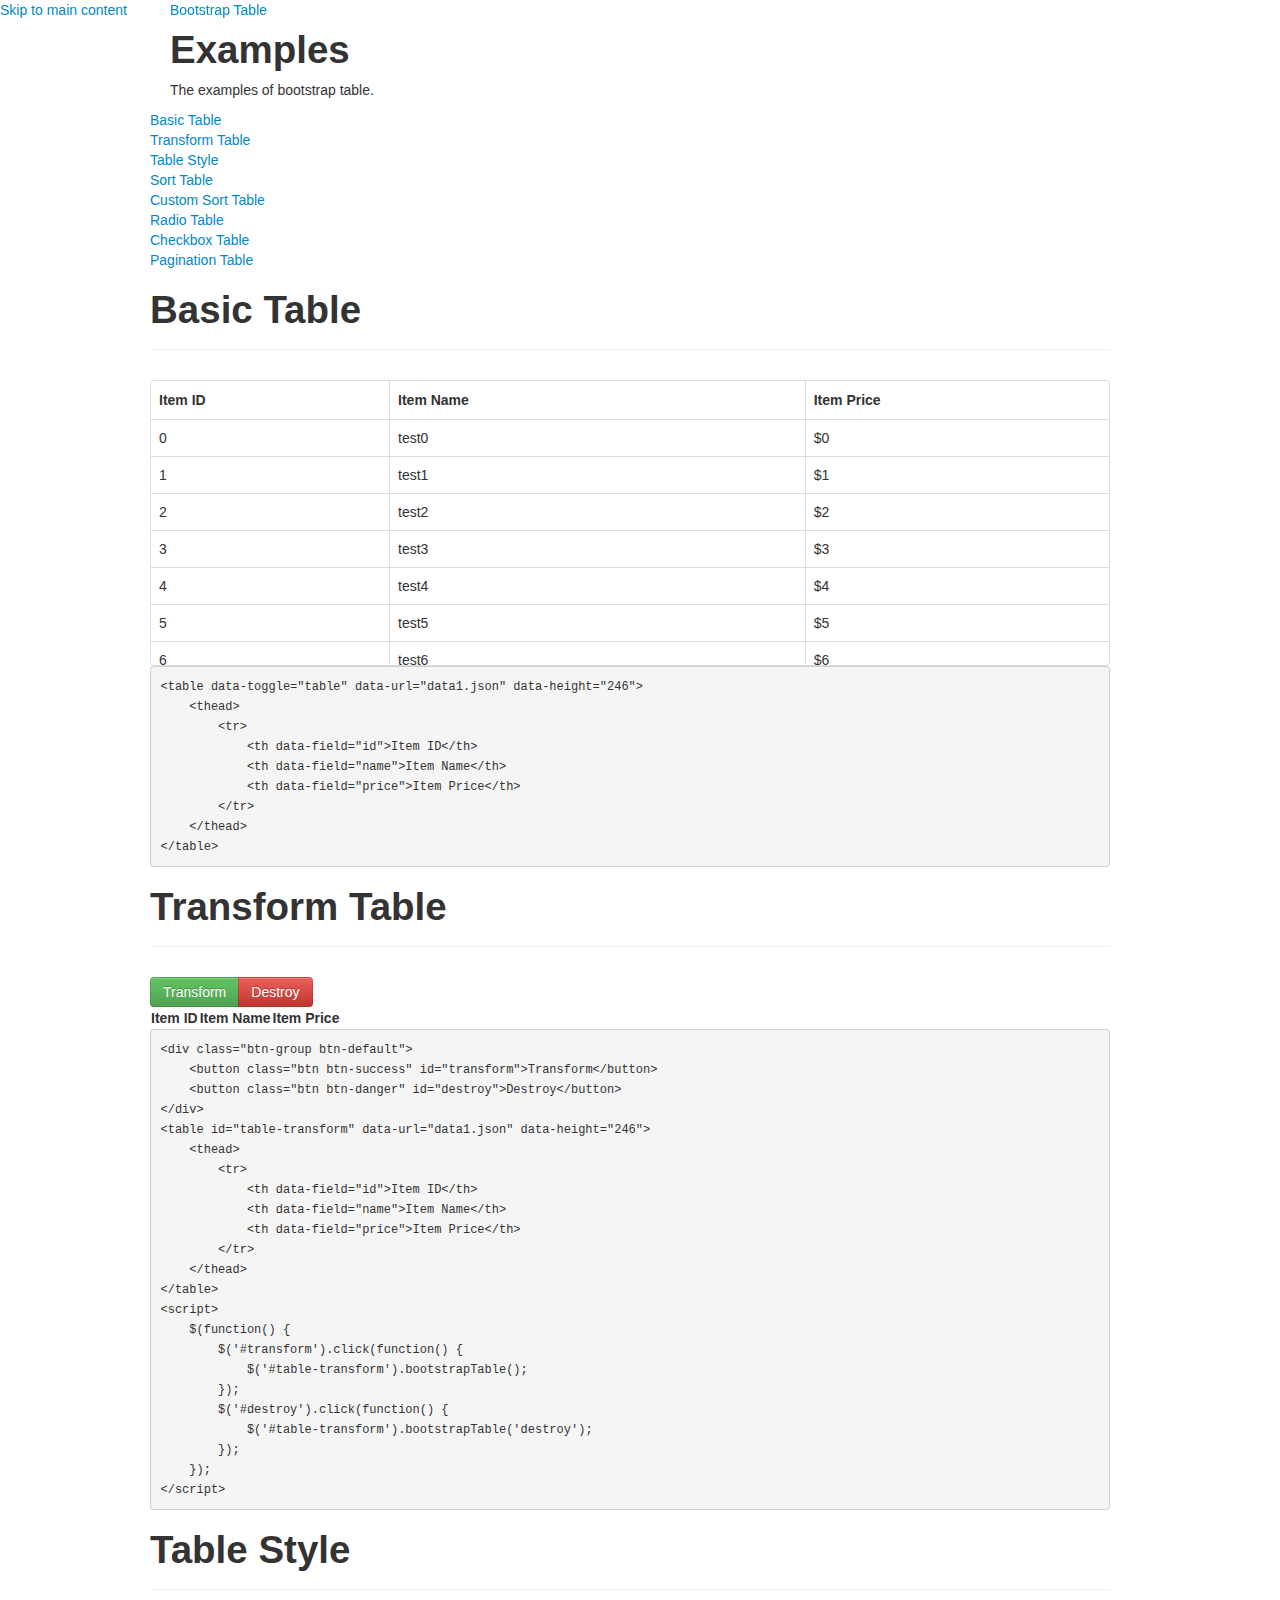
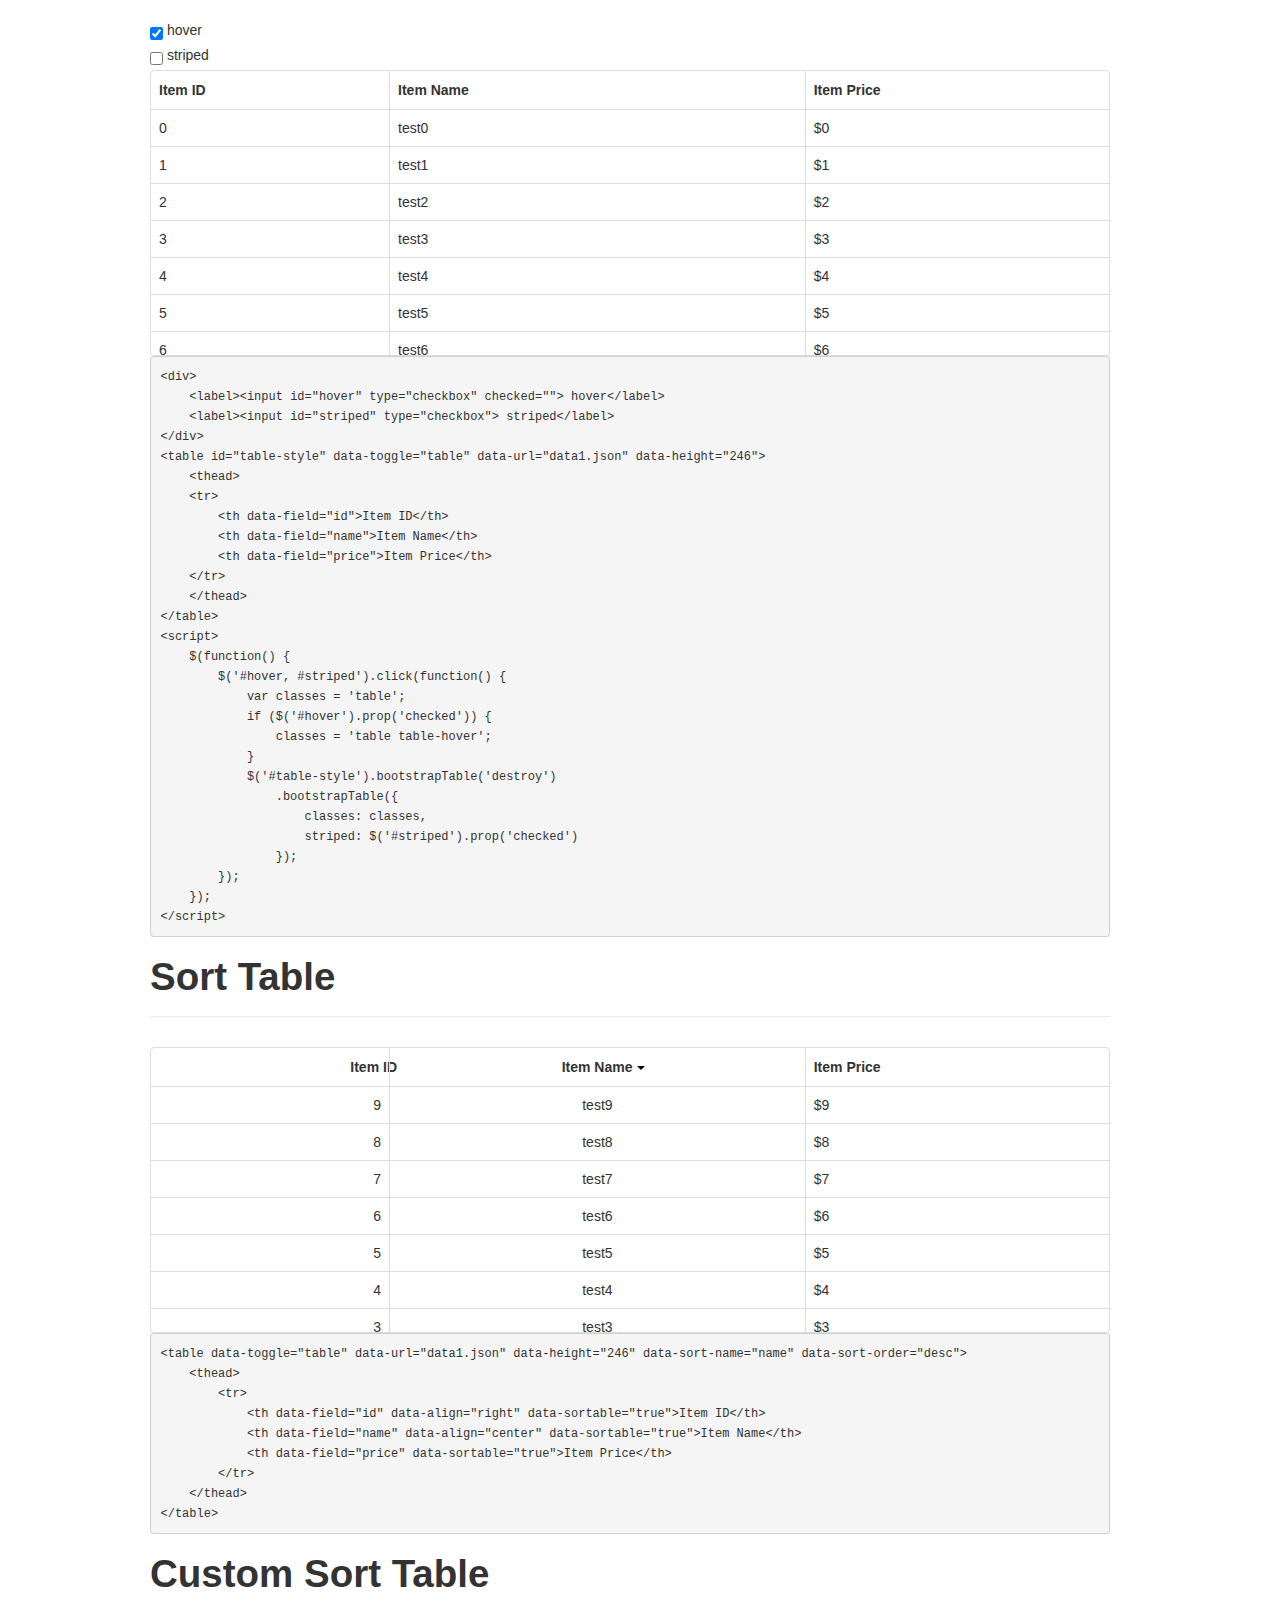
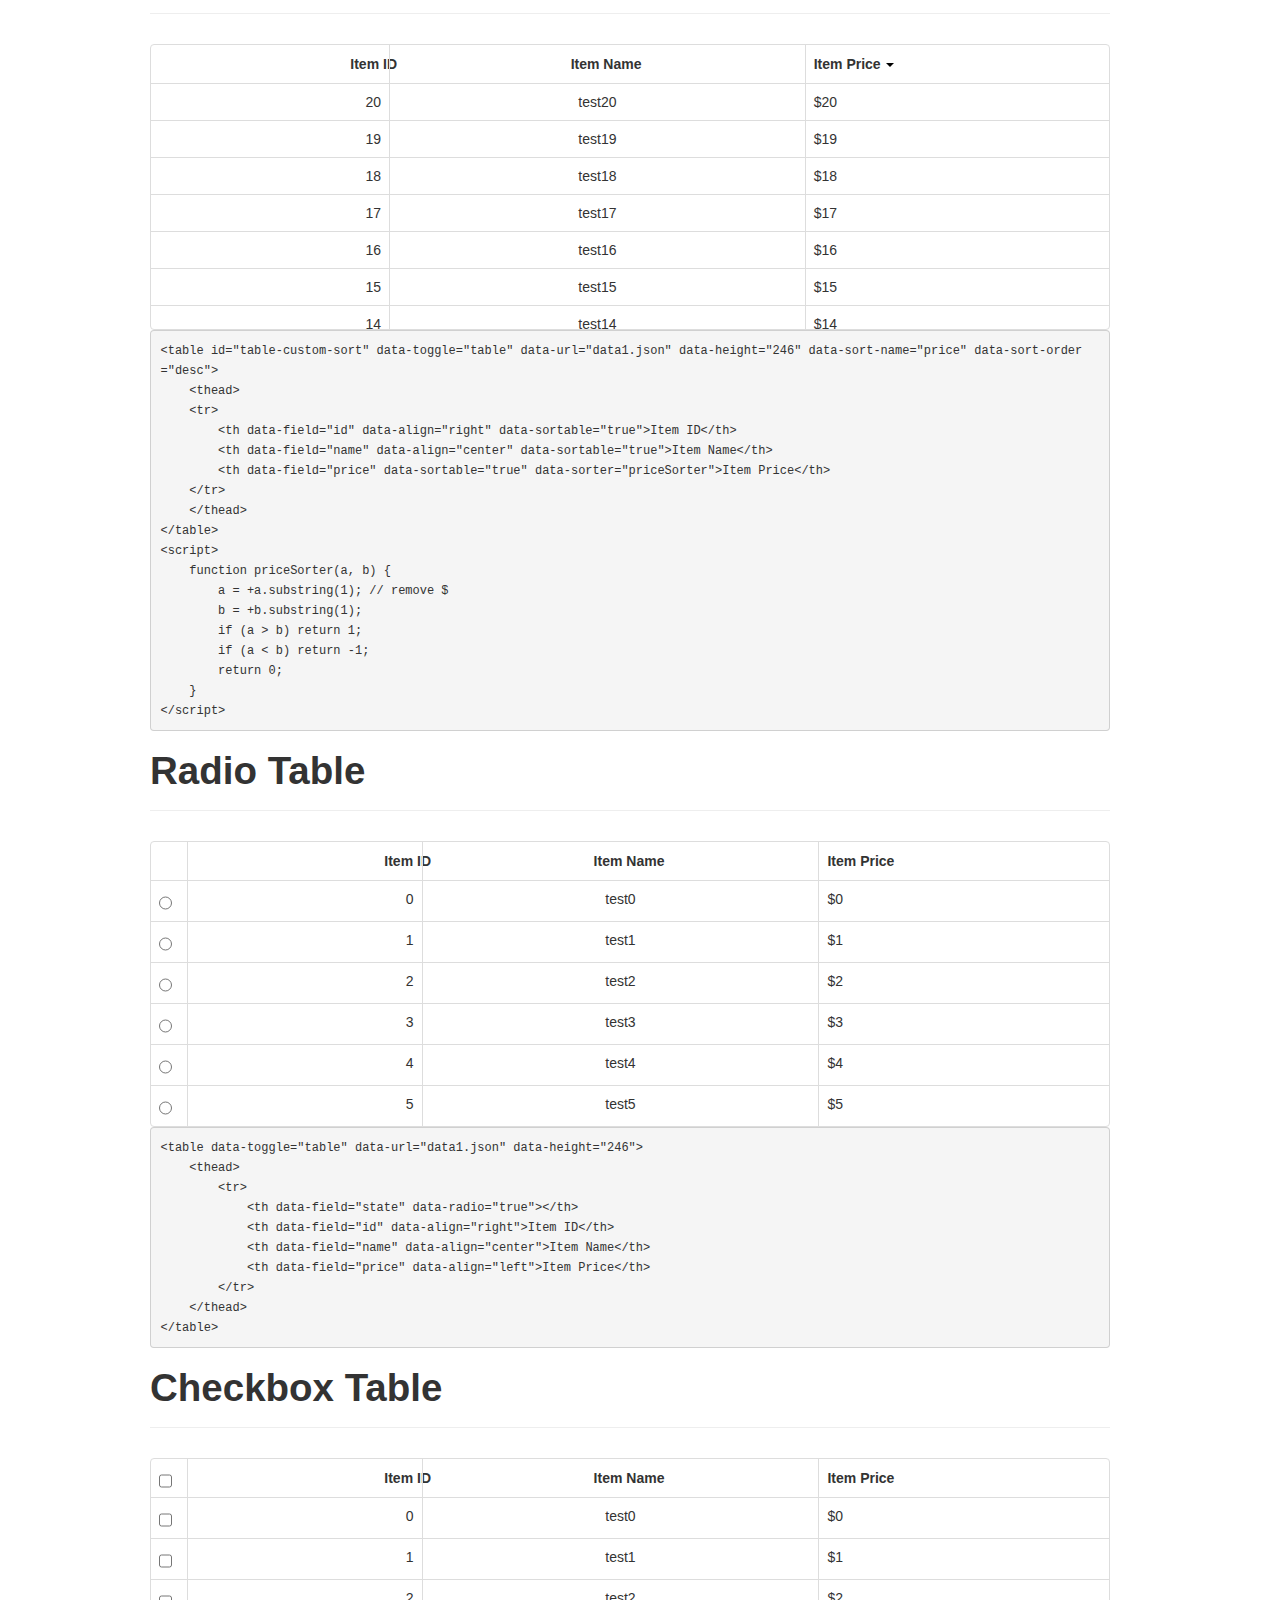
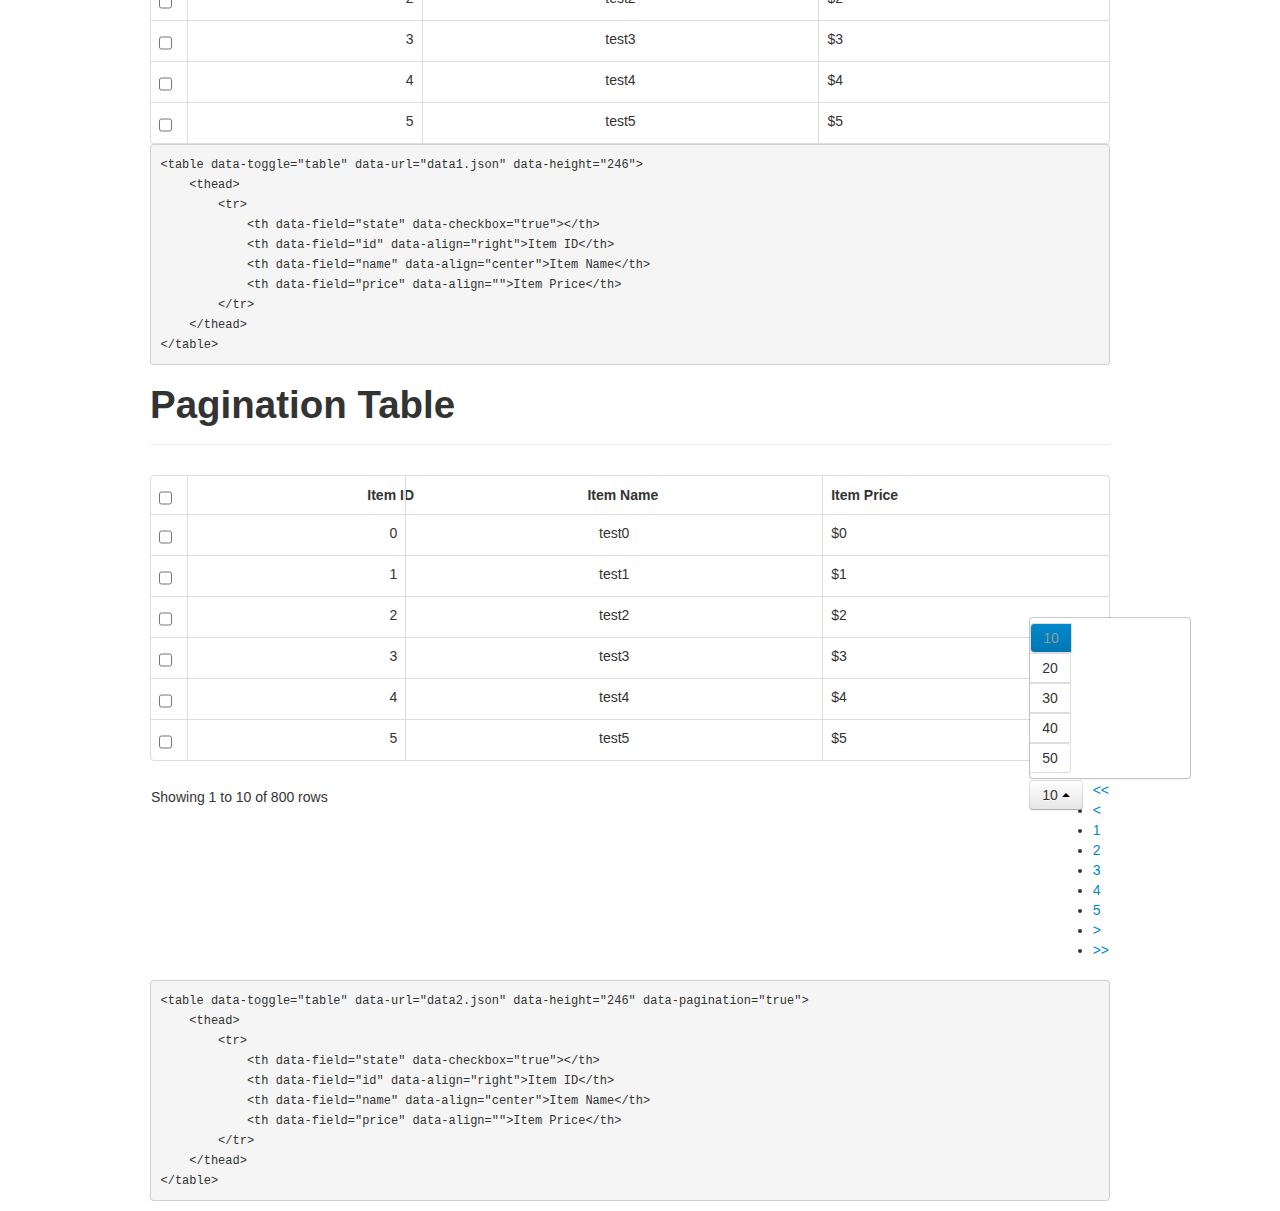
<file: src/main/webapp/examples.html>
<!DOCTYPE html>
<html lang="en">
<head>
    <meta charset="utf-8">
    <title>Examples &middot; Bootstrap Table</title>
    <meta name="author" content="zhixin">
    <meta name="viewport" content="width=device-width, initial-scale=1.0">
    <link rel="stylesheet" href="webResources/frameworks/58/css/bootstrap.min.css">
    <link rel="stylesheet" href="webResources/frameworks/58/css/bootstrap-table.css">

    <script src="webResources/frameworks/58/js/jquery.min.js"></script>
    <script src="webResources/frameworks/58/js/bootstrap.min.js"></script>
    <script src="examples.js"></script>
    <script src="webResources/frameworks/58/js/bootstrap-table.js"></script>
</head>
<body>
<a class="sr-only" href="#content">Skip to main content</a>
<header class="navbar navbar-inverse navbar-fixed-top bs-docs-nav">
    <div class="container">
        <div class="navbar-header">
            <a class="navbar-brand" href="index.html">
                Bootstrap Table
            </a>
        </div>
        <nav class="collapse navbar-collapse bs-navbar-collapse" role="navigation">
            <ul class="nav navbar-nav">
                <li>
                    <a href="getting-started.html">Getting started</a>
                </li>
                <li>
                    <a href="documentation.html">Documentation</a>
                </li>
                <li class="active">
                    <a href="examples.html">Examples</a>
                </li>
            </ul>
        </nav>
    </div>
</header>
<div class="bs-header" id="content">
    <div class="container">
        <h1>Examples</h1>
        <p>The examples of bootstrap table.</p>
    </div>
</div>
<div class="container">
    <div class="row">
        <div class="col-md-3">
            <div class="bs-sidebar" role="complementary">
                <ul class="nav bs-sidenav">
                    <li><a href="#basic-table">Basic Table</a></li>
                    <li><a href="#transform-table">Transform Table</a></li>
                    <li><a href="#classes-table">Table Style</a></li>
                    <li><a href="#sort-table">Sort Table</a></li>
                    <li><a href="#custom-sort-table">Custom Sort Table</a></li>
                    <li><a href="#radio-table">Radio Table</a></li>
                    <li><a href="#checkbox-table">Checkbox Table</a></li>
                    <li><a href="#pagination-table">Pagination Table</a></li>
                </ul>
            </div>
        </div>
        <div class="col-md-9" role="main">
            <div>
                <div class="page-header">
                    <h1 id="basic-table">Basic Table</h1>
                </div>
                <div class="bs-example">
                    <table data-toggle="table" data-url="data1.json" data-height="246">
                        <thead>
                            <tr>
                                <th data-field="id">Item ID</th>
                                <th data-field="name">Item Name</th>
                                <th data-field="price">Item Price</th>
                            </tr>
                        </thead>
                    </table>
                </div>
                <div class="highlight"><pre><code class="language-html"></code></pre></div>
            </div>

            <div>
                <div class="page-header">
                    <h1 id="transform-table">Transform Table</h1>
                </div>
                <div class="bs-example">
                    <div class="btn-group btn-default">
                        <button class="btn btn-success" id="transform">Transform</button>
                        <button class="btn btn-danger" id="destroy">Destroy</button>
                    </div>
                    <table id="table-transform" data-url="data1.json" data-height="246">
                        <thead>
                            <tr>
                                <th data-field="id">Item ID</th>
                                <th data-field="name">Item Name</th>
                                <th data-field="price">Item Price</th>
                            </tr>
                        </thead>
                    </table>
                    <script>
                        $(function() {
                            $('#transform').click(function() {
                                $('#table-transform').bootstrapTable();
                            });
                            $('#destroy').click(function() {
                                $('#table-transform').bootstrapTable('destroy');
                            });
                        });
                    </script>
                </div>
                <div class="highlight"><pre><code class="language-html"></code></pre></div>
            </div>

            <div>
                <div class="page-header">
                    <h1 id="classes-table">Table Style</h1>
                </div>
                <div class="bs-example">
                    <div>
                        <label><input id="hover" type="checkbox" checked> hover</label>
                        <label><input id="striped" type="checkbox"> striped</label>
                    </div>
                    <table id="table-style" data-toggle="table" data-url="data1.json" data-height="246">
                        <thead>
                        <tr>
                            <th data-field="id">Item ID</th>
                            <th data-field="name">Item Name</th>
                            <th data-field="price">Item Price</th>
                        </tr>
                        </thead>
                    </table>
                    <script>
                        $(function() {
                            $('#hover, #striped').click(function() {
                                var classes = 'table';

                                if ($('#hover').prop('checked')) {
                                    classes = 'table table-hover';
                                }
                                $('#table-style').bootstrapTable('destroy')
                                    .bootstrapTable({
                                        classes: classes,
                                        striped: $('#striped').prop('checked')
                                    });
                            });
                        });
                    </script>
                </div>
                <div class="highlight"><pre><code class="language-html"></code></pre></div>
            </div>

            <div>
                <div class="page-header">
                    <h1 id="sort-table">Sort Table</h1>
                </div>
                <div class="bs-example">
                    <table data-toggle="table" data-url="data1.json" data-height="246" data-sort-name="name" data-sort-order="desc">
                        <thead>
                            <tr>
                                <th data-field="id" data-align="right" data-sortable="true">Item ID</th>
                                <th data-field="name" data-align="center" data-sortable="true">Item Name</th>
                                <th data-field="price" data-sortable="true" data-sortable="true">Item Price</th>
                            </tr>
                        </thead>
                    </table>
                </div>
                <div class="highlight"><pre><code class="language-html"></code></pre></div>
            </div>

            <div>
                <div class="page-header">
                    <h1 id="custom-sort-table">Custom Sort Table</h1>
                </div>
                <div class="bs-example">
                    <table id="table-custom-sort" data-toggle="table" data-url="data1.json" data-height="246" data-sort-name="price" data-sort-order="desc">
                        <thead>
                        <tr>
                            <th data-field="id" data-align="right" data-sortable="true">Item ID</th>
                            <th data-field="name" data-align="center" data-sortable="true">Item Name</th>
                            <th data-field="price" data-sortable="true" data-sortable="true" data-sorter="priceSorter">Item Price</th>
                        </tr>
                        </thead>
                    </table>
                    <script>
                        function priceSorter(a, b) {
                            a = +a.substring(1); // remove $
                            b = +b.substring(1);
                            if (a > b) return 1;
                            if (a < b) return -1;
                            return 0;
                        }
                    </script>
                </div>
                <div class="highlight"><pre><code class="language-html"></code></pre></div>
            </div>

            <div>
                <div class="page-header">
                    <h1 id="radio-table">Radio Table</h1>
                </div>
                <div class="bs-example">
                    <table data-toggle="table" data-url="data1.json" data-height="246">
                        <thead>
                            <tr>
                                <th data-field="state" data-radio="true"></th>
                                <th data-field="id" data-align="right">Item ID</th>
                                <th data-field="name" data-align="center">Item Name</th>
                                <th data-field="price" data-align="left">Item Price</th>
                            </tr>
                        </thead>
                    </table>
                </div>
                <div class="highlight"><pre><code class="language-html"></code></pre></div>
            </div>
            <div>
                <div class="page-header">
                    <h1 id="checkbox-table">Checkbox Table</h1>
                </div>
                <div class="bs-example">
                    <table data-toggle="table" data-url="data1.json" data-height="246">
                        <thead>
                            <tr>
                                <th data-field="state" data-checkbox="true"></th>
                                <th data-field="id" data-align="right">Item ID</th>
                                <th data-field="name" data-align="center">Item Name</th>
                                <th data-field="price" data-align="">Item Price</th>
                            </tr>
                        </thead>
                    </table>
                </div>
                <div class="highlight"><pre><code class="language-html"></code></pre></div>
            </div>

            <div>
                <div class="page-header">
                    <h1 id="pagination-table">Pagination Table</h1>
                </div>
                <div class="bs-example">
                    <table data-toggle="table" data-url="data2.json" data-height="246" data-pagination="true">
                        <thead>
                            <tr>
                                <th data-field="state" data-checkbox="true"></th>
                                <th data-field="id" data-align="right">Item ID</th>
                                <th data-field="name" data-align="center">Item Name</th>
                                <th data-field="price" data-align="">Item Price</th>
                            </tr>
                        </thead>
                    </table>
                </div>
                <div class="highlight"><pre><code class="language-html"></code></pre></div>
            </div>

          
        </div>
    </div>
</div>



</body>
</html>
</file>
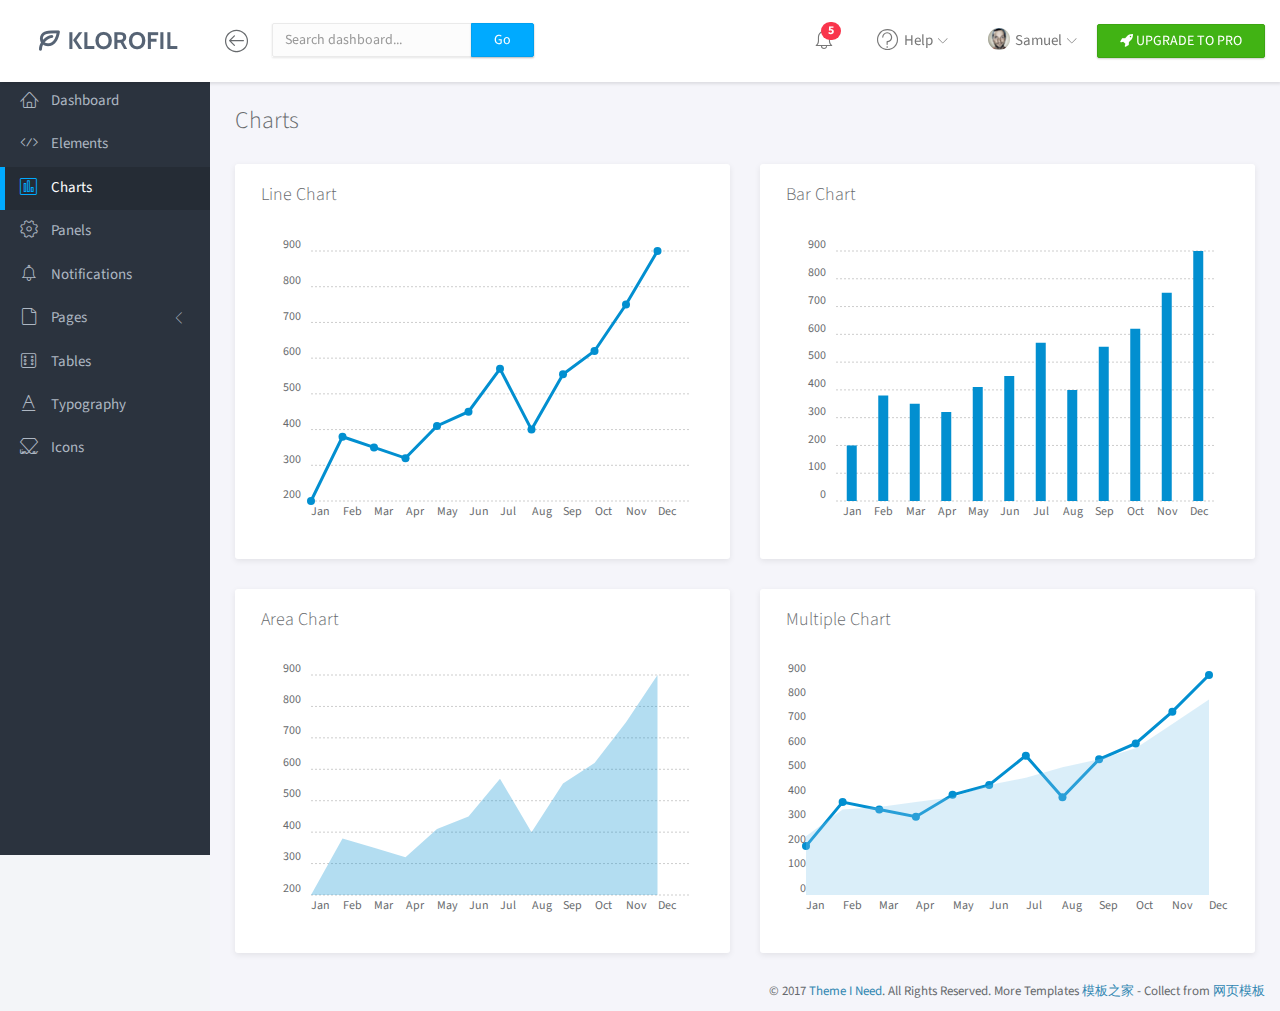
<file: src/main/webapp/tid_5_klorofil/charts.html>
<!doctype html>
<html lang="en">

<head>
	<title>Charts | Klorofil - Free Bootstrap Dashboard Template</title>
	<meta charset="utf-8">
	<meta http-equiv="X-UA-Compatible" content="IE=edge,chrome=1">
	<meta name="viewport" content="width=device-width, initial-scale=1.0, maximum-scale=1.0, user-scalable=0">
	<!-- VENDOR CSS -->
	<link rel="stylesheet" href="assets/vendor/bootstrap/css/bootstrap.min.css">
	<link rel="stylesheet" href="assets/vendor/font-awesome/css/font-awesome.min.css">
	<link rel="stylesheet" href="assets/vendor/linearicons/style.css">
	<link rel="stylesheet" href="assets/vendor/chartist/css/chartist-custom.css">
	<!-- MAIN CSS -->
	<link rel="stylesheet" href="assets/css/main.css">
	<!-- FOR DEMO PURPOSES ONLY. You should remove this in your project -->
	<link rel="stylesheet" href="assets/css/demo.css">
	<!-- GOOGLE FONTS -->
	<link href="https://fonts.googleapis.com/css?family=Source+Sans+Pro:300,400,600,700" rel="stylesheet">
	<!-- ICONS -->
	<link rel="apple-touch-icon" sizes="76x76" href="assets/img/apple-icon.png">
	<link rel="icon" type="image/png" sizes="96x96" href="assets/img/favicon.png">
</head>

<body>
	<!-- WRAPPER -->
	<div id="wrapper">
		<!-- NAVBAR -->
		<nav class="navbar navbar-default navbar-fixed-top">
			<div class="brand">
				<a href="index.html"><img src="assets/img/logo-dark.png" alt="Klorofil Logo" class="img-responsive logo"></a>
			</div>
			<div class="container-fluid">
				<div class="navbar-btn">
					<button type="button" class="btn-toggle-fullwidth"><i class="lnr lnr-arrow-left-circle"></i></button>
				</div>
				<form class="navbar-form navbar-left">
					<div class="input-group">
						<input type="text" value="" class="form-control" placeholder="Search dashboard...">
						<span class="input-group-btn"><button type="button" class="btn btn-primary">Go</button></span>
					</div>
				</form>
				<div class="navbar-btn navbar-btn-right">
					<a class="btn btn-success update-pro" href="#downloads/klorofil-pro-bootstrap-admin-dashboard-template/?utm_source=klorofil&utm_medium=template&utm_campaign=KlorofilPro" title="Upgrade to Pro" target="_blank"><i class="fa fa-rocket"></i> <span>UPGRADE TO PRO</span></a>
				</div>
				<div id="navbar-menu">
					<ul class="nav navbar-nav navbar-right">
						<li class="dropdown">
							<a href="#" class="dropdown-toggle icon-menu" data-toggle="dropdown">
								<i class="lnr lnr-alarm"></i>
								<span class="badge bg-danger">5</span>
							</a>
							<ul class="dropdown-menu notifications">
								<li><a href="#" class="notification-item"><span class="dot bg-warning"></span>System space is almost full</a></li>
								<li><a href="#" class="notification-item"><span class="dot bg-danger"></span>You have 9 unfinished tasks</a></li>
								<li><a href="#" class="notification-item"><span class="dot bg-success"></span>Monthly report is available</a></li>
								<li><a href="#" class="notification-item"><span class="dot bg-warning"></span>Weekly meeting in 1 hour</a></li>
								<li><a href="#" class="notification-item"><span class="dot bg-success"></span>Your request has been approved</a></li>
								<li><a href="#" class="more">See all notifications</a></li>
							</ul>
						</li>
						<li class="dropdown">
							<a href="#" class="dropdown-toggle" data-toggle="dropdown"><i class="lnr lnr-question-circle"></i> <span>Help</span> <i class="icon-submenu lnr lnr-chevron-down"></i></a>
							<ul class="dropdown-menu">
								<li><a href="#">Basic Use</a></li>
								<li><a href="#">Working With Data</a></li>
								<li><a href="#">Security</a></li>
								<li><a href="#">Troubleshooting</a></li>
							</ul>
						</li>
						<li class="dropdown">
							<a href="#" class="dropdown-toggle" data-toggle="dropdown"><img src="assets/img/user.png" class="img-circle" alt="Avatar"> <span>Samuel</span> <i class="icon-submenu lnr lnr-chevron-down"></i></a>
							<ul class="dropdown-menu">
								<li><a href="#"><i class="lnr lnr-user"></i> <span>My Profile</span></a></li>
								<li><a href="#"><i class="lnr lnr-envelope"></i> <span>Message</span></a></li>
								<li><a href="#"><i class="lnr lnr-cog"></i> <span>Settings</span></a></li>
								<li><a href="#"><i class="lnr lnr-exit"></i> <span>Logout</span></a></li>
							</ul>
						</li>
						<!-- <li>
							<a class="update-pro" href="#downloads/klorofil-pro-bootstrap-admin-dashboard-template/?utm_source=klorofil&utm_medium=template&utm_campaign=KlorofilPro" title="Upgrade to Pro" target="_blank"><i class="fa fa-rocket"></i> <span>UPGRADE TO PRO</span></a>
						</li> -->
					</ul>
				</div>
			</div>
		</nav>
		<!-- END NAVBAR -->
		<!-- LEFT SIDEBAR -->
		<div id="sidebar-nav" class="sidebar">
			<div class="sidebar-scroll">
				<nav>
					<ul class="nav">
						<li><a href="index.html" class=""><i class="lnr lnr-home"></i> <span>Dashboard</span></a></li>
						<li><a href="elements.html" class=""><i class="lnr lnr-code"></i> <span>Elements</span></a></li>
						<li><a href="charts.html" class="active"><i class="lnr lnr-chart-bars"></i> <span>Charts</span></a></li>
						<li><a href="panels.html" class=""><i class="lnr lnr-cog"></i> <span>Panels</span></a></li>
						<li><a href="notifications.html" class=""><i class="lnr lnr-alarm"></i> <span>Notifications</span></a></li>
						<li>
							<a href="#subPages" data-toggle="collapse" class="collapsed"><i class="lnr lnr-file-empty"></i> <span>Pages</span> <i class="icon-submenu lnr lnr-chevron-left"></i></a>
							<div id="subPages" class="collapse ">
								<ul class="nav">
									<li><a href="page-profile.html" class="">Profile</a></li>
									<li><a href="page-login.html" class="">Login</a></li>
									<li><a href="page-lockscreen.html" class="">Lockscreen</a></li>
								</ul>
							</div>
						</li>
						<li><a href="tables.html" class=""><i class="lnr lnr-dice"></i> <span>Tables</span></a></li>
						<li><a href="typography.html" class=""><i class="lnr lnr-text-format"></i> <span>Typography</span></a></li>
						<li><a href="icons.html" class=""><i class="lnr lnr-linearicons"></i> <span>Icons</span></a></li>
					</ul>
				</nav>
			</div>
		</div>
		<!-- END LEFT SIDEBAR -->
		<!-- MAIN -->
		<div class="main">
			<!-- MAIN CONTENT -->
			<div class="main-content">
				<div class="container-fluid">
					<h3 class="page-title">Charts</h3>
					<div class="row">
						<div class="col-md-6">
							<div class="panel">
								<div class="panel-heading">
									<h3 class="panel-title">Line Chart</h3>
								</div>
								<div class="panel-body">
									<div id="demo-line-chart" class="ct-chart"></div>
								</div>
							</div>
						</div>
						<div class="col-md-6">
							<div class="panel">
								<div class="panel-heading">
									<h3 class="panel-title">Bar Chart</h3>
								</div>
								<div class="panel-body">
									<div id="demo-bar-chart" class="ct-chart"></div>
								</div>
							</div>
						</div>
					</div>
					<div class="row">
						<div class="col-md-6">
							<div class="panel">
								<div class="panel-heading">
									<h3 class="panel-title">Area Chart</h3>
								</div>
								<div class="panel-body">
									<div id="demo-area-chart" class="ct-chart"></div>
								</div>
							</div>
						</div>
						<div class="col-md-6">
							<div class="panel">
								<div class="panel-heading">
									<h3 class="panel-title">Multiple Chart</h3>
								</div>
								<div class="panel-body">
									<div id="multiple-chart" class="ct-chart"></div>
								</div>
							</div>
						</div>
					</div>
				</div>
			</div>
			<!-- END MAIN CONTENT -->
		</div>
		<!-- END MAIN -->
		<div class="clearfix"></div>
		<footer>
			<div class="container-fluid">
				<p class="copyright">&copy; 2017 <a href="#" target="_blank">Theme I Need</a>. All Rights Reserved. More Templates <a href="http://www.cssmoban.com/" target="_blank" title="模板之家">模板之家</a> - Collect from <a href="http://www.cssmoban.com/" title="网页模板" target="_blank">网页模板</a></p>
			</div>
		</footer>
	</div>
	<!-- END WRAPPER -->
	<!-- Javascript -->
	<script src="assets/vendor/jquery/jquery.min.js"></script>
	<script src="assets/vendor/bootstrap/js/bootstrap.min.js"></script>
	<script src="assets/vendor/jquery-slimscroll/jquery.slimscroll.min.js"></script>
	<script src="assets/vendor/chartist/js/chartist.min.js"></script>
	<script src="assets/scripts/klorofil-common.js"></script>
	<script>
	$(function() {
		var options;

		var data = {
			labels: ['Jan', 'Feb', 'Mar', 'Apr', 'May', 'Jun', 'Jul', 'Aug', 'Sep', 'Oct', 'Nov', 'Dec'],
			series: [
				[200, 380, 350, 320, 410, 450, 570, 400, 555, 620, 750, 900],
			]
		};

		// line chart
		options = {
			height: "300px",
			showPoint: true,
			axisX: {
				showGrid: false
			},
			lineSmooth: false,
		};

		new Chartist.Line('#demo-line-chart', data, options);

		// bar chart
		options = {
			height: "300px",
			axisX: {
				showGrid: false
			},
		};

		new Chartist.Bar('#demo-bar-chart', data, options);


		// area chart
		options = {
			height: "270px",
			showArea: true,
			showLine: false,
			showPoint: false,
			axisX: {
				showGrid: false
			},
			lineSmooth: false,
		};

		new Chartist.Line('#demo-area-chart', data, options);


		// multiple chart
		var data = {
			labels: ['Jan', 'Feb', 'Mar', 'Apr', 'May', 'Jun', 'Jul', 'Aug', 'Sep', 'Oct', 'Nov', 'Dec'],
			series: [{
				name: 'series-real',
				data: [200, 380, 350, 320, 410, 450, 570, 400, 555, 620, 750, 900],
			}, {
				name: 'series-projection',
				data: [240, 350, 360, 380, 400, 450, 480, 523, 555, 600, 700, 800],
			}]
		};

		var options = {
			fullWidth: true,
			lineSmooth: false,
			height: "270px",
			low: 0,
			high: 'auto',
			series: {
				'series-projection': {
					showArea: true,
					showPoint: false,
					showLine: false
				},
			},
			axisX: {
				showGrid: false,

			},
			axisY: {
				showGrid: false,
				onlyInteger: true,
				offset: 0,
			},
			chartPadding: {
				left: 20,
				right: 20
			}
		};

		new Chartist.Line('#multiple-chart', data, options);

	});
	</script>
</body>

</html>
</file>
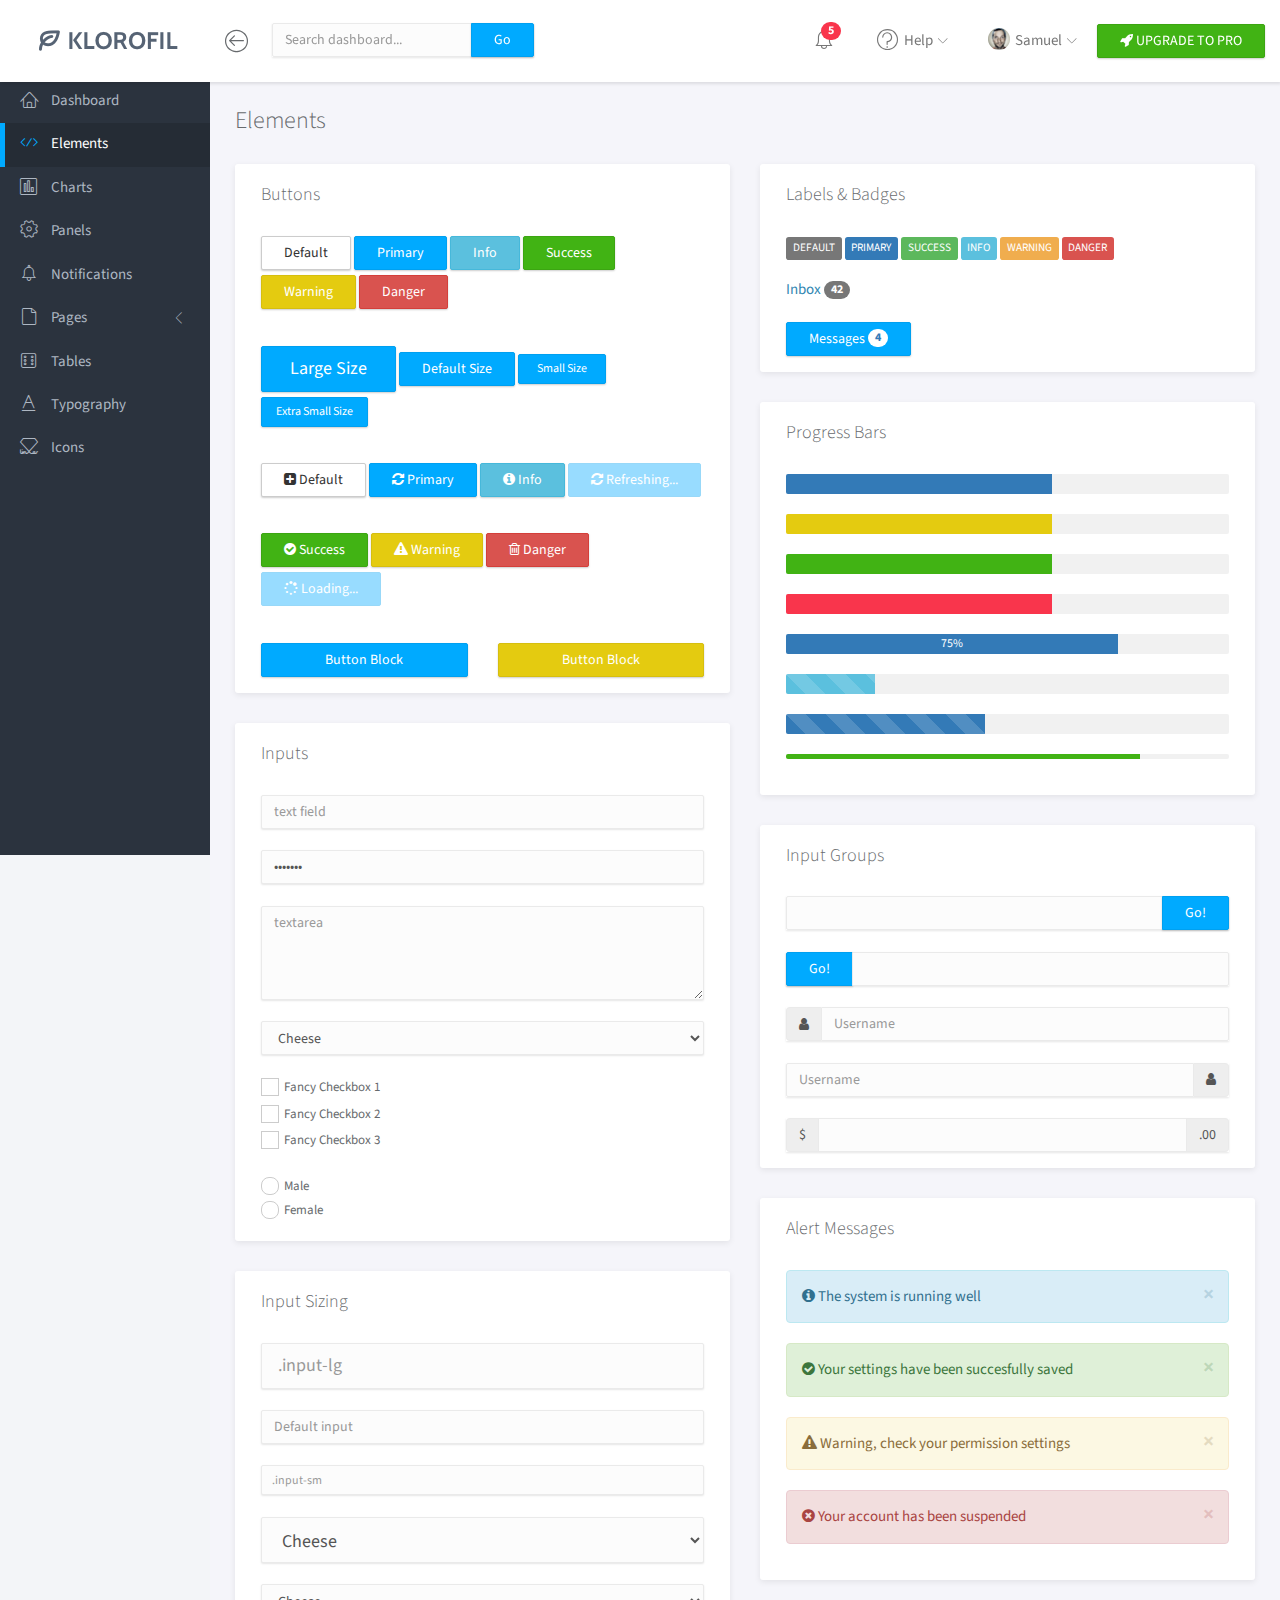
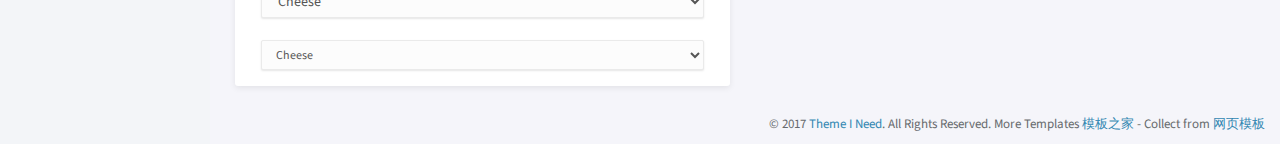
<file: src/main/webapp/tid_5_klorofil/elements.html>
<!doctype html>
<html lang="en">

<head>
	<title>Elements | Klorofil - Free Bootstrap Dashboard Template</title>
	<meta charset="utf-8">
	<meta http-equiv="X-UA-Compatible" content="IE=edge,chrome=1">
	<meta name="viewport" content="width=device-width, initial-scale=1.0, maximum-scale=1.0, user-scalable=0">
	<!-- VENDOR CSS -->
	<link rel="stylesheet" href="assets/vendor/bootstrap/css/bootstrap.min.css">
	<link rel="stylesheet" href="assets/vendor/font-awesome/css/font-awesome.min.css">
	<link rel="stylesheet" href="assets/vendor/linearicons/style.css">
	<!-- MAIN CSS -->
	<link rel="stylesheet" href="assets/css/main.css">
	<!-- FOR DEMO PURPOSES ONLY. You should remove this in your project -->
	<link rel="stylesheet" href="assets/css/demo.css">
	<!-- GOOGLE FONTS -->
	<link href="https://fonts.googleapis.com/css?family=Source+Sans+Pro:300,400,600,700" rel="stylesheet">
	<!-- ICONS -->
	<link rel="apple-touch-icon" sizes="76x76" href="assets/img/apple-icon.png">
	<link rel="icon" type="image/png" sizes="96x96" href="assets/img/favicon.png">
</head>

<body>
	<!-- WRAPPER -->
	<div id="wrapper">
		<!-- NAVBAR -->
		<nav class="navbar navbar-default navbar-fixed-top">
			<div class="brand">
				<a href="index.html"><img src="assets/img/logo-dark.png" alt="Klorofil Logo" class="img-responsive logo"></a>
			</div>
			<div class="container-fluid">
				<div class="navbar-btn">
					<button type="button" class="btn-toggle-fullwidth"><i class="lnr lnr-arrow-left-circle"></i></button>
				</div>
				<form class="navbar-form navbar-left">
					<div class="input-group">
						<input type="text" value="" class="form-control" placeholder="Search dashboard...">
						<span class="input-group-btn"><button type="button" class="btn btn-primary">Go</button></span>
					</div>
				</form>
				<div class="navbar-btn navbar-btn-right">
					<a class="btn btn-success update-pro" href="#downloads/klorofil-pro-bootstrap-admin-dashboard-template/?utm_source=klorofil&utm_medium=template&utm_campaign=KlorofilPro" title="Upgrade to Pro" target="_blank"><i class="fa fa-rocket"></i> <span>UPGRADE TO PRO</span></a>
				</div>
				<div id="navbar-menu">
					<ul class="nav navbar-nav navbar-right">
						<li class="dropdown">
							<a href="#" class="dropdown-toggle icon-menu" data-toggle="dropdown">
								<i class="lnr lnr-alarm"></i>
								<span class="badge bg-danger">5</span>
							</a>
							<ul class="dropdown-menu notifications">
								<li><a href="#" class="notification-item"><span class="dot bg-warning"></span>System space is almost full</a></li>
								<li><a href="#" class="notification-item"><span class="dot bg-danger"></span>You have 9 unfinished tasks</a></li>
								<li><a href="#" class="notification-item"><span class="dot bg-success"></span>Monthly report is available</a></li>
								<li><a href="#" class="notification-item"><span class="dot bg-warning"></span>Weekly meeting in 1 hour</a></li>
								<li><a href="#" class="notification-item"><span class="dot bg-success"></span>Your request has been approved</a></li>
								<li><a href="#" class="more">See all notifications</a></li>
							</ul>
						</li>
						<li class="dropdown">
							<a href="#" class="dropdown-toggle" data-toggle="dropdown"><i class="lnr lnr-question-circle"></i> <span>Help</span> <i class="icon-submenu lnr lnr-chevron-down"></i></a>
							<ul class="dropdown-menu">
								<li><a href="#">Basic Use</a></li>
								<li><a href="#">Working With Data</a></li>
								<li><a href="#">Security</a></li>
								<li><a href="#">Troubleshooting</a></li>
							</ul>
						</li>
						<li class="dropdown">
							<a href="#" class="dropdown-toggle" data-toggle="dropdown"><img src="assets/img/user.png" class="img-circle" alt="Avatar"> <span>Samuel</span> <i class="icon-submenu lnr lnr-chevron-down"></i></a>
							<ul class="dropdown-menu">
								<li><a href="#"><i class="lnr lnr-user"></i> <span>My Profile</span></a></li>
								<li><a href="#"><i class="lnr lnr-envelope"></i> <span>Message</span></a></li>
								<li><a href="#"><i class="lnr lnr-cog"></i> <span>Settings</span></a></li>
								<li><a href="#"><i class="lnr lnr-exit"></i> <span>Logout</span></a></li>
							</ul>
						</li>
						<!-- <li>
							<a class="update-pro" href="#downloads/klorofil-pro-bootstrap-admin-dashboard-template/?utm_source=klorofil&utm_medium=template&utm_campaign=KlorofilPro" title="Upgrade to Pro" target="_blank"><i class="fa fa-rocket"></i> <span>UPGRADE TO PRO</span></a>
						</li> -->
					</ul>
				</div>
			</div>
		</nav>
		<!-- END NAVBAR -->
		<!-- LEFT SIDEBAR -->
		<div id="sidebar-nav" class="sidebar">
			<div class="sidebar-scroll">
				<nav>
					<ul class="nav">
						<li><a href="index.html" class=""><i class="lnr lnr-home"></i> <span>Dashboard</span></a></li>
						<li><a href="elements.html" class="active"><i class="lnr lnr-code"></i> <span>Elements</span></a></li>
						<li><a href="charts.html" class=""><i class="lnr lnr-chart-bars"></i> <span>Charts</span></a></li>
						<li><a href="panels.html" class=""><i class="lnr lnr-cog"></i> <span>Panels</span></a></li>
						<li><a href="notifications.html" class=""><i class="lnr lnr-alarm"></i> <span>Notifications</span></a></li>
						<li>
							<a href="#subPages" data-toggle="collapse" class="collapsed"><i class="lnr lnr-file-empty"></i> <span>Pages</span> <i class="icon-submenu lnr lnr-chevron-left"></i></a>
							<div id="subPages" class="collapse ">
								<ul class="nav">
									<li><a href="page-profile.html" class="">Profile</a></li>
									<li><a href="page-login.html" class="">Login</a></li>
									<li><a href="page-lockscreen.html" class="">Lockscreen</a></li>
								</ul>
							</div>
						</li>
						<li><a href="tables.html" class=""><i class="lnr lnr-dice"></i> <span>Tables</span></a></li>
						<li><a href="typography.html" class=""><i class="lnr lnr-text-format"></i> <span>Typography</span></a></li>
						<li><a href="icons.html" class=""><i class="lnr lnr-linearicons"></i> <span>Icons</span></a></li>
					</ul>
				</nav>
			</div>
		</div>
		<!-- END LEFT SIDEBAR -->
		<!-- MAIN -->
		<div class="main">
			<!-- MAIN CONTENT -->
			<div class="main-content">
				<div class="container-fluid">
					<h3 class="page-title">Elements</h3>
					<div class="row">
						<div class="col-md-6">
							<!-- BUTTONS -->
							<div class="panel">
								<div class="panel-heading">
									<h3 class="panel-title">Buttons</h3>
								</div>
								<div class="panel-body">
									<p class="demo-button">
										<button type="button" class="btn btn-default">Default</button>
										<button type="button" class="btn btn-primary">Primary</button>
										<button type="button" class="btn btn-info">Info</button>
										<button type="button" class="btn btn-success">Success</button>
										<button type="button" class="btn btn-warning">Warning</button>
										<button type="button" class="btn btn-danger">Danger</button>
									</p>
									<br>
									<p class="demo-button">
										<button type="button" class="btn btn-primary btn-lg">Large Size</button>
										<button type="button" class="btn btn-primary">Default Size</button>
										<button type="button" class="btn btn-primary btn-sm">Small Size</button>
										<button type="button" class="btn btn-primary btn-xs">Extra Small Size</button>
									</p>
									<br>
									<p class="demo-button">
										<button type="button" class="btn btn-default"><i class="fa fa-plus-square"></i> Default </button>
										<button type="button" class="btn btn-primary"><i class="fa fa-refresh"></i> Primary</button>
										<button type="button" class="btn btn-info"><i class="fa fa-info-circle"></i> Info</button>
										<button type="button" class="btn btn-primary" disabled="disabled"><i class="fa fa-refresh fa-spin"></i> Refreshing...</button>
									</p>
									<br>
									<p class="demo-button">
										<button type="button" class="btn btn-success"><i class="fa fa-check-circle"></i> Success</button>
										<button type="button" class="btn btn-warning"><i class="fa fa-warning"></i> Warning</button>
										<button type="button" class="btn btn-danger"><i class="fa fa-trash-o"></i> Danger</button>
										<button type="button" class="btn btn-primary" disabled="disabled"><i class="fa fa-spinner fa-spin"></i> Loading...</button>
									</p>
									<br>
									<div class="row">
										<div class="col-md-6">
											<button type="button" class="btn btn-primary btn-block">Button Block</button>
										</div>
										<div class="col-md-6">
											<button type="button" class="btn btn-warning btn-block">Button Block</button>
										</div>
									</div>
								</div>
							</div>
							<!-- END BUTTONS -->
							<!-- INPUTS -->
							<div class="panel">
								<div class="panel-heading">
									<h3 class="panel-title">Inputs</h3>
								</div>
								<div class="panel-body">
									<input type="text" class="form-control" placeholder="text field">
									<br>
									<input type="password" class="form-control" value="asecret">
									<br>
									<textarea class="form-control" placeholder="textarea" rows="4"></textarea>
									<br>
									<select class="form-control">
										<option value="cheese">Cheese</option>
										<option value="tomatoes">Tomatoes</option>
										<option value="mozarella">Mozzarella</option>
										<option value="mushrooms">Mushrooms</option>
										<option value="pepperoni">Pepperoni</option>
										<option value="onions">Onions</option>
									</select>
									<br>
									<label class="fancy-checkbox">
										<input type="checkbox">
										<span>Fancy Checkbox 1</span>
									</label>
									<label class="fancy-checkbox">
										<input type="checkbox">
										<span>Fancy Checkbox 2</span>
									</label>
									<label class="fancy-checkbox">
										<input type="checkbox">
										<span>Fancy Checkbox 3</span>
									</label>
									<br>
									<label class="fancy-radio">
										<input name="gender" value="male" type="radio">
										<span><i></i>Male</span>
									</label>
									<label class="fancy-radio">
										<input name="gender" value="female" type="radio">
										<span><i></i>Female</span>
									</label>
								</div>
							</div>
							<!-- END INPUTS -->
							<!-- INPUT SIZING -->
							<div class="panel">
								<div class="panel-heading">
									<h3 class="panel-title">Input Sizing</h3>
								</div>
								<div class="panel-body">
									<input class="form-control input-lg" placeholder=".input-lg" type="text">
									<br>
									<input class="form-control" placeholder="Default input" type="text">
									<br>
									<input class="form-control input-sm" placeholder=".input-sm" type="text">
									<br>
									<select class="form-control input-lg">
										<option value="cheese">Cheese</option>
										<option value="tomatoes">Tomatoes</option>
										<option value="mozarella">Mozzarella</option>
										<option value="mushrooms">Mushrooms</option>
										<option value="pepperoni">Pepperoni</option>
										<option value="onions">Onions</option>
									</select>
									<br>
									<select class="form-control">
										<option value="cheese">Cheese</option>
										<option value="tomatoes">Tomatoes</option>
										<option value="mozarella">Mozzarella</option>
										<option value="mushrooms">Mushrooms</option>
										<option value="pepperoni">Pepperoni</option>
										<option value="onions">Onions</option>
									</select>
									<br>
									<select class="form-control input-sm">
										<option value="cheese">Cheese</option>
										<option value="tomatoes">Tomatoes</option>
										<option value="mozarella">Mozzarella</option>
										<option value="mushrooms">Mushrooms</option>
										<option value="pepperoni">Pepperoni</option>
										<option value="onions">Onions</option>
									</select>
								</div>
							</div>
							<!-- END INPUT SIZING -->
						</div>
						<div class="col-md-6">
							<!-- LABELS -->
							<div class="panel">
								<div class="panel-heading">
									<h3 class="panel-title">Labels &amp; Badges</h3>
								</div>
								<div class="panel-body">
									<span class="label label-default">DEFAULT</span>
									<span class="label label-primary">PRIMARY</span>
									<span class="label label-success">SUCCESS</span>
									<span class="label label-info">INFO</span>
									<span class="label label-warning">WARNING</span>
									<span class="label label-danger">DANGER</span>
									<br>
									<br>
									<a href="#">Inbox <span class="badge">42</span></a>
									<br>
									<br>
									<button class="btn btn-primary" type="button">
										Messages <span class="badge">4</span>
									</button>
								</div>
							</div>
							<!-- END LABELS -->
							<!-- PROGRESS BARS -->
							<div class="panel">
								<div class="panel-heading">
									<h3 class="panel-title">Progress Bars</h3>
								</div>
								<div class="panel-body">
									<div class="progress">
										<div class="progress-bar" role="progressbar" aria-valuenow="60" aria-valuemin="0" aria-valuemax="100" style="width: 60%;">
											<span class="sr-only">60% Complete</span>
										</div>
									</div>
									<div class="progress">
										<div class="progress-bar progress-bar-warning" role="progressbar" aria-valuenow="60" aria-valuemin="0" aria-valuemax="100" style="width: 60%">
											<span class="sr-only">60% Complete (warning)</span>
										</div>
									</div>
									<div class="progress">
										<div class="progress-bar progress-bar-success" role="progressbar" aria-valuenow="60" aria-valuemin="0" aria-valuemax="100" style="width: 60%">
											<span class="sr-only">60% Complete (success)</span>
										</div>
									</div>
									<div class="progress">
										<div class="progress-bar progress-bar-danger" role="progressbar" aria-valuenow="60" aria-valuemin="0" aria-valuemax="100" style="width: 60%">
											<span class="sr-only">60% Complete (danger)</span>
										</div>
									</div>
									<div class="progress">
										<div class="progress-bar" role="progressbar" aria-valuenow="75" aria-valuemin="0" aria-valuemax="100" style="width: 75%;">
											75%
										</div>
									</div>
									<div class="progress">
										<div class="progress-bar progress-bar-info progress-bar-striped" role="progressbar" aria-valuenow="20" aria-valuemin="0" aria-valuemax="100" style="width: 20%">
											<span class="sr-only">20% Complete</span>
										</div>
									</div>
									<div class="progress">
										<div class="progress-bar progress-bar-striped active" role="progressbar" aria-valuenow="45" aria-valuemin="0" aria-valuemax="100" style="width: 45%">
											<span class="sr-only">45% Complete</span>
										</div>
									</div>
									<div class="progress progress-xs">
										<div class="progress-bar progress-bar-success" role="progressbar" aria-valuenow="80" aria-valuemin="0" aria-valuemax="100" style="width: 80%">
											<span class="sr-only">80% Complete</span>
										</div>
									</div>
								</div>
							</div>
							<!-- END PROGRESS BARS -->
							<!-- INPUT GROUPS -->
							<div class="panel">
								<div class="panel-heading">
									<h3 class="panel-title">Input Groups</h3>
								</div>
								<div class="panel-body">
									<div class="input-group">
										<input class="form-control" type="text">
										<span class="input-group-btn"><button class="btn btn-primary" type="button">Go!</button></span>
									</div>
									<br>
									<div class="input-group">
										<span class="input-group-btn">
							<button class="btn btn-primary" type="button">Go!</button>
						</span>
										<input class="form-control" type="text">
									</div>
									<br>
									<div class="input-group">
										<span class="input-group-addon"><i class="fa fa-user"></i></span>
										<input class="form-control" placeholder="Username" type="text">
									</div>
									<br>
									<div class="input-group">
										<input class="form-control" placeholder="Username" type="text">
										<span class="input-group-addon"><i class="fa fa-user"></i></span>
									</div>
									<br>
									<div class="input-group">
										<span class="input-group-addon">$</span>
										<input class="form-control" type="text">
										<span class="input-group-addon">.00</span>
									</div>
								</div>
							</div>
							<!-- END INPUT GROUPS -->
							<!-- ALERT MESSAGES -->
							<div class="panel">
								<div class="panel-heading">
									<h3 class="panel-title">Alert Messages</h3>
								</div>
								<div class="panel-body">
									<div class="alert alert-info alert-dismissible" role="alert">
										<button type="button" class="close" data-dismiss="alert" aria-label="Close"><span aria-hidden="true">&times;</span></button>
										<i class="fa fa-info-circle"></i> The system is running well
									</div>
									<div class="alert alert-success alert-dismissible" role="alert">
										<button type="button" class="close" data-dismiss="alert" aria-label="Close"><span aria-hidden="true">&times;</span></button>
										<i class="fa fa-check-circle"></i> Your settings have been succesfully saved
									</div>
									<div class="alert alert-warning alert-dismissible" role="alert">
										<button type="button" class="close" data-dismiss="alert" aria-label="Close"><span aria-hidden="true">&times;</span></button>
										<i class="fa fa-warning"></i> Warning, check your permission settings
									</div>
									<div class="alert alert-danger alert-dismissible" role="alert">
										<button type="button" class="close" data-dismiss="alert" aria-label="Close"><span aria-hidden="true">&times;</span></button>
										<i class="fa fa-times-circle"></i> Your account has been suspended
									</div>
								</div>
							</div>
							<!-- END ALERT MESSAGES -->
						</div>
					</div>
				</div>
			</div>
			<!-- END MAIN CONTENT -->
		</div>
		<!-- END MAIN -->
		<div class="clearfix"></div>
		<footer>
			<div class="container-fluid">
				<p class="copyright">&copy; 2017 <a href="#" target="_blank">Theme I Need</a>. All Rights Reserved. More Templates <a href="http://www.cssmoban.com/" target="_blank" title="模板之家">模板之家</a> - Collect from <a href="http://www.cssmoban.com/" title="网页模板" target="_blank">网页模板</a></p>
			</div>
		</footer>
	</div>
	<!-- END WRAPPER -->
	<!-- Javascript -->
	<script src="assets/vendor/jquery/jquery.min.js"></script>
	<script src="assets/vendor/bootstrap/js/bootstrap.min.js"></script>
	<script src="assets/vendor/jquery-slimscroll/jquery.slimscroll.min.js"></script>
	<script src="assets/scripts/klorofil-common.js"></script>
</body>

</html>
</file>
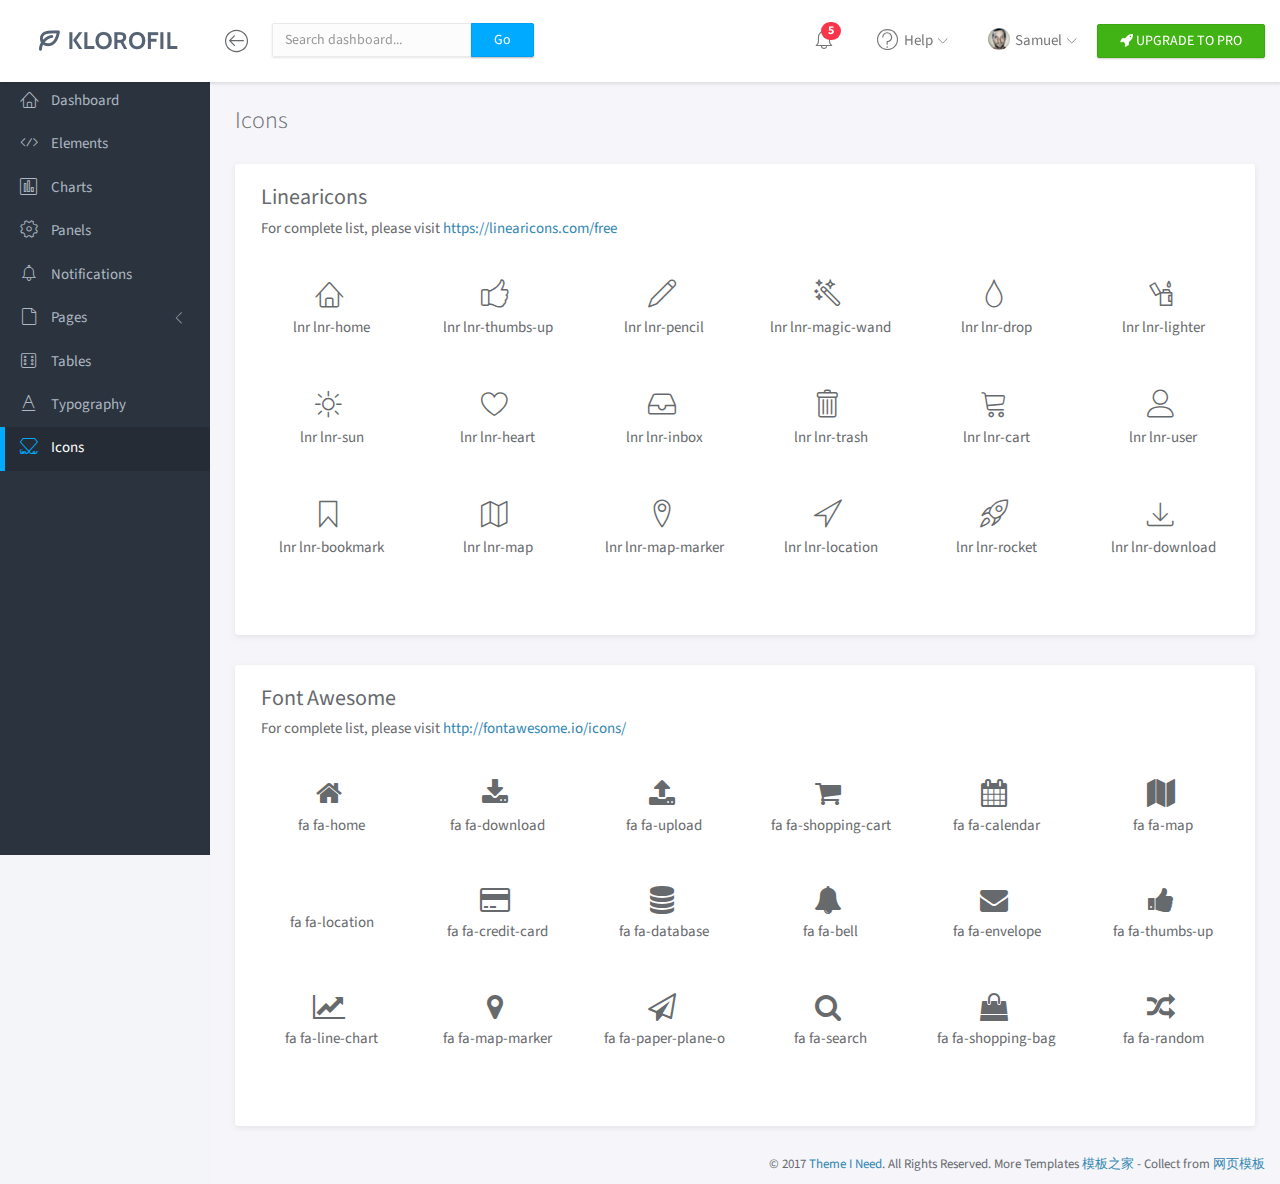
<file: src/main/webapp/tid_5_klorofil/icons.html>
<!doctype html>
<html lang="en">

<head>
	<title>Icons | Klorofil - Free Bootstrap Dashboard Template</title>
	<meta charset="utf-8">
	<meta http-equiv="X-UA-Compatible" content="IE=edge,chrome=1">
	<meta name="viewport" content="width=device-width, initial-scale=1.0, maximum-scale=1.0, user-scalable=0">
	<!-- VENDOR CSS -->
	<link rel="stylesheet" href="assets/vendor/bootstrap/css/bootstrap.min.css">
	<link rel="stylesheet" href="assets/vendor/font-awesome/css/font-awesome.min.css">
	<link rel="stylesheet" href="assets/vendor/linearicons/style.css">
	<!-- MAIN CSS -->
	<link rel="stylesheet" href="assets/css/main.css">
	<!-- FOR DEMO PURPOSES ONLY. You should remove this in your project -->
	<link rel="stylesheet" href="assets/css/demo.css">
	<!-- GOOGLE FONTS -->
	<link href="https://fonts.googleapis.com/css?family=Source+Sans+Pro:300,400,600,700" rel="stylesheet">
	<!-- ICONS -->
	<link rel="apple-touch-icon" sizes="76x76" href="assets/img/apple-icon.png">
	<link rel="icon" type="image/png" sizes="96x96" href="assets/img/favicon.png">
</head>

<body>
	<!-- WRAPPER -->
	<div id="wrapper">
		<!-- NAVBAR -->
		<nav class="navbar navbar-default navbar-fixed-top">
			<div class="brand">
				<a href="index.html"><img src="assets/img/logo-dark.png" alt="Klorofil Logo" class="img-responsive logo"></a>
			</div>
			<div class="container-fluid">
				<div class="navbar-btn">
					<button type="button" class="btn-toggle-fullwidth"><i class="lnr lnr-arrow-left-circle"></i></button>
				</div>
				<form class="navbar-form navbar-left">
					<div class="input-group">
						<input type="text" value="" class="form-control" placeholder="Search dashboard...">
						<span class="input-group-btn"><button type="button" class="btn btn-primary">Go</button></span>
					</div>
				</form>
				<div class="navbar-btn navbar-btn-right">
					<a class="btn btn-success update-pro" href="#downloads/klorofil-pro-bootstrap-admin-dashboard-template/?utm_source=klorofil&utm_medium=template&utm_campaign=KlorofilPro" title="Upgrade to Pro" target="_blank"><i class="fa fa-rocket"></i> <span>UPGRADE TO PRO</span></a>
				</div>
				<div id="navbar-menu">
					<ul class="nav navbar-nav navbar-right">
						<li class="dropdown">
							<a href="#" class="dropdown-toggle icon-menu" data-toggle="dropdown">
								<i class="lnr lnr-alarm"></i>
								<span class="badge bg-danger">5</span>
							</a>
							<ul class="dropdown-menu notifications">
								<li><a href="#" class="notification-item"><span class="dot bg-warning"></span>System space is almost full</a></li>
								<li><a href="#" class="notification-item"><span class="dot bg-danger"></span>You have 9 unfinished tasks</a></li>
								<li><a href="#" class="notification-item"><span class="dot bg-success"></span>Monthly report is available</a></li>
								<li><a href="#" class="notification-item"><span class="dot bg-warning"></span>Weekly meeting in 1 hour</a></li>
								<li><a href="#" class="notification-item"><span class="dot bg-success"></span>Your request has been approved</a></li>
								<li><a href="#" class="more">See all notifications</a></li>
							</ul>
						</li>
						<li class="dropdown">
							<a href="#" class="dropdown-toggle" data-toggle="dropdown"><i class="lnr lnr-question-circle"></i> <span>Help</span> <i class="icon-submenu lnr lnr-chevron-down"></i></a>
							<ul class="dropdown-menu">
								<li><a href="#">Basic Use</a></li>
								<li><a href="#">Working With Data</a></li>
								<li><a href="#">Security</a></li>
								<li><a href="#">Troubleshooting</a></li>
							</ul>
						</li>
						<li class="dropdown">
							<a href="#" class="dropdown-toggle" data-toggle="dropdown"><img src="assets/img/user.png" class="img-circle" alt="Avatar"> <span>Samuel</span> <i class="icon-submenu lnr lnr-chevron-down"></i></a>
							<ul class="dropdown-menu">
								<li><a href="#"><i class="lnr lnr-user"></i> <span>My Profile</span></a></li>
								<li><a href="#"><i class="lnr lnr-envelope"></i> <span>Message</span></a></li>
								<li><a href="#"><i class="lnr lnr-cog"></i> <span>Settings</span></a></li>
								<li><a href="#"><i class="lnr lnr-exit"></i> <span>Logout</span></a></li>
							</ul>
						</li>
						<!-- <li>
							<a class="update-pro" href="#downloads/klorofil-pro-bootstrap-admin-dashboard-template/?utm_source=klorofil&utm_medium=template&utm_campaign=KlorofilPro" title="Upgrade to Pro" target="_blank"><i class="fa fa-rocket"></i> <span>UPGRADE TO PRO</span></a>
						</li> -->
					</ul>
				</div>
			</div>
		</nav>
		<!-- END NAVBAR -->
		<!-- LEFT SIDEBAR -->
		<div id="sidebar-nav" class="sidebar">
			<div class="sidebar-scroll">
				<nav>
					<ul class="nav">
						<li><a href="index.html" class=""><i class="lnr lnr-home"></i> <span>Dashboard</span></a></li>
						<li><a href="elements.html" class=""><i class="lnr lnr-code"></i> <span>Elements</span></a></li>
						<li><a href="charts.html" class=""><i class="lnr lnr-chart-bars"></i> <span>Charts</span></a></li>
						<li><a href="panels.html" class=""><i class="lnr lnr-cog"></i> <span>Panels</span></a></li>
						<li><a href="notifications.html" class=""><i class="lnr lnr-alarm"></i> <span>Notifications</span></a></li>
						<li>
							<a href="#subPages" data-toggle="collapse" class="collapsed"><i class="lnr lnr-file-empty"></i> <span>Pages</span> <i class="icon-submenu lnr lnr-chevron-left"></i></a>
							<div id="subPages" class="collapse ">
								<ul class="nav">
									<li><a href="page-profile.html" class="">Profile</a></li>
									<li><a href="page-login.html" class="">Login</a></li>
									<li><a href="page-lockscreen.html" class="">Lockscreen</a></li>
								</ul>
							</div>
						</li>
						<li><a href="tables.html" class=""><i class="lnr lnr-dice"></i> <span>Tables</span></a></li>
						<li><a href="typography.html" class=""><i class="lnr lnr-text-format"></i> <span>Typography</span></a></li>
						<li><a href="icons.html" class="active"><i class="lnr lnr-linearicons"></i> <span>Icons</span></a></li>
					</ul>
				</nav>
			</div>
		</div>
		<!-- END LEFT SIDEBAR -->
		<!-- MAIN -->
		<div class="main">
			<!-- MAIN CONTENT -->
			<div class="main-content">
				<div class="container-fluid">
					<h3 class="page-title">Icons</h3>
					<div class="panel panel-headline demo-icons">
						<div class="panel-heading">
							<h3 class="panel-title">Linearicons</h3>
							<p class="subtitle">For complete list, please visit <a href="https://linearicons.com/free" target="_blank">https://linearicons.com/free</a></p>
						</div>
						<div class="panel-body">
							<ul class="list-unstyled row">
								<li class="col-md-2 col-sm-4 col-xs-6">
									<span class="lnr lnr-home"></span> <span class="cssclass">lnr lnr-home</span>
								</li>
								<li class="col-md-2 col-sm-4 col-xs-6">
									<span class="lnr lnr-thumbs-up"></span> <span class="cssclass">lnr lnr-thumbs-up</span>
								</li>
								<li class="col-md-2 col-sm-4 col-xs-6">
									<span class="lnr lnr-pencil"></span> <span class="cssclass">lnr lnr-pencil</span>
								</li>
								<li class="col-md-2 col-sm-4 col-xs-6">
									<span class="lnr lnr-magic-wand"></span> <span class="cssclass">lnr lnr-magic-wand</span>
								</li>
								<li class="col-md-2 col-sm-4 col-xs-6">
									<span class="lnr lnr-drop"></span> <span class="cssclass">lnr lnr-drop</span>
								</li>
								<li class="col-md-2 col-sm-4 col-xs-6">
									<span class="lnr lnr-lighter"></span> <span class="cssclass">lnr lnr-lighter</span>
								</li>
								<li class="col-md-2 col-sm-4 col-xs-6">
									<span class="lnr lnr-sun"></span> <span class="cssclass">lnr lnr-sun</span>
								</li>
								<li class="col-md-2 col-sm-4 col-xs-6">
									<span class="lnr lnr-heart"></span> <span class="cssclass">lnr lnr-heart</span>
								</li>
								<li class="col-md-2 col-sm-4 col-xs-6">
									<span class="lnr lnr-inbox"></span> <span class="cssclass">lnr lnr-inbox</span>
								</li>
								<li class="col-md-2 col-sm-4 col-xs-6">
									<span class="lnr lnr-trash"></span> <span class="cssclass">lnr lnr-trash</span>
								</li>
								<li class="col-md-2 col-sm-4 col-xs-6">
									<span class="lnr lnr-cart"></span> <span class="cssclass">lnr lnr-cart</span>
								</li>
								<li class="col-md-2 col-sm-4 col-xs-6">
									<span class="lnr lnr-user"></span> <span class="cssclass">lnr lnr-user</span>
								</li>
								<li class="col-md-2 col-sm-4 col-xs-6">
									<span class="lnr lnr-bookmark"></span> <span class="cssclass">lnr lnr-bookmark</span>
								</li>
								<li class="col-md-2 col-sm-4 col-xs-6">
									<span class="lnr lnr-map"></span> <span class="cssclass">lnr lnr-map</span>
								</li>
								<li class="col-md-2 col-sm-4 col-xs-6">
									<span class="lnr lnr-map-marker"></span> <span class="cssclass">lnr lnr-map-marker</span>
								</li>
								<li class="col-md-2 col-sm-4 col-xs-6">
									<span class="lnr lnr-location"></span> <span class="cssclass">lnr lnr-location</span>
								</li>
								<li class="col-md-2 col-sm-4 col-xs-6">
									<span class="lnr lnr-rocket"></span> <span class="cssclass">lnr lnr-rocket</span>
								</li>
								<li class="col-md-2 col-sm-4 col-xs-6">
									<span class="lnr lnr-download"></span> <span class="cssclass">lnr lnr-download</span>
								</li>
							</ul>
						</div>
					</div>
					<div class="panel panel-headline demo-icons">
						<div class="panel-heading">
							<h3 class="panel-title">Font Awesome</h3>
							<p class="subtitle">For complete list, please visit <a href="http://fontawesome.io/icons/" target="_blank">http://fontawesome.io/icons/</a></p>
						</div>
						<div class="panel-body">
							<ul class="list-unstyled row">
								<li class="col-md-2 col-sm-4 col-xs-6">
									<span class="fa fa-home"></span> <span class="cssclass">fa fa-home</span>
								</li>
								<li class="col-md-2 col-sm-4 col-xs-6">
									<span class="fa fa-download"></span> <span class="cssclass">fa fa-download</span>
								</li>
								<li class="col-md-2 col-sm-4 col-xs-6">
									<span class="fa fa-upload"></span> <span class="cssclass">fa fa-upload</span>
								</li>
								<li class="col-md-2 col-sm-4 col-xs-6">
									<span class="fa fa-shopping-cart"></span> <span class="cssclass">fa fa-shopping-cart</span>
								</li>
								<li class="col-md-2 col-sm-4 col-xs-6">
									<span class="fa fa-calendar"></span> <span class="cssclass">fa fa-calendar</span>
								</li>
								<li class="col-md-2 col-sm-4 col-xs-6">
									<span class="fa fa-map"></span> <span class="cssclass">fa fa-map</span>
								</li>
								<li class="col-md-2 col-sm-4 col-xs-6">
									<span class="fa fa-location"></span> <span class="cssclass">fa fa-location</span>
								</li>
								<li class="col-md-2 col-sm-4 col-xs-6">
									<span class="fa fa-credit-card"></span> <span class="cssclass">fa fa-credit-card</span>
								</li>
								<li class="col-md-2 col-sm-4 col-xs-6">
									<span class="fa fa-database"></span> <span class="cssclass">fa fa-database</span>
								</li>
								<li class="col-md-2 col-sm-4 col-xs-6">
									<span class="fa fa-bell"></span> <span class="cssclass">fa fa-bell</span>
								</li>
								<li class="col-md-2 col-sm-4 col-xs-6">
									<span class="fa fa-envelope"></span> <span class="cssclass">fa fa-envelope</span>
								</li>
								<li class="col-md-2 col-sm-4 col-xs-6">
									<span class="fa fa-thumbs-up"></span> <span class="cssclass">fa fa-thumbs-up</span>
								</li>
								<li class="col-md-2 col-sm-4 col-xs-6">
									<span class="fa fa-line-chart"></span> <span class="cssclass">fa fa-line-chart</span>
								</li>
								<li class="col-md-2 col-sm-4 col-xs-6">
									<span class="fa fa-map-marker"></span> <span class="cssclass">fa fa-map-marker</span>
								</li>
								<li class="col-md-2 col-sm-4 col-xs-6">
									<span class="fa fa-paper-plane-o"></span> <span class="cssclass">fa fa-paper-plane-o</span>
								</li>
								<li class="col-md-2 col-sm-4 col-xs-6">
									<span class="fa fa-search"></span> <span class="cssclass">fa fa-search</span>
								</li>
								<li class="col-md-2 col-sm-4 col-xs-6">
									<span class="fa fa-shopping-bag"></span> <span class="cssclass">fa fa-shopping-bag</span>
								</li>
								<li class="col-md-2 col-sm-4 col-xs-6">
									<span class="fa fa-random"></span> <span class="cssclass">fa fa-random</span>
								</li>
							</ul>
						</div>
					</div>
				</div>
			</div>
			<!-- END MAIN CONTENT -->
		</div>
		<!-- END MAIN -->
		<div class="clearfix"></div>
		<footer>
			<div class="container-fluid">
				<p class="copyright">&copy; 2017 <a href="#" target="_blank">Theme I Need</a>. All Rights Reserved. More Templates <a href="http://www.cssmoban.com/" target="_blank" title="模板之家">模板之家</a> - Collect from <a href="http://www.cssmoban.com/" title="网页模板" target="_blank">网页模板</a></p>
			</div>
		</footer>
	</div>
	<!-- END WRAPPER -->
	<!-- Javascript -->
	<script src="assets/vendor/jquery/jquery.min.js"></script>
	<script src="assets/vendor/bootstrap/js/bootstrap.min.js"></script>
	<script src="assets/vendor/jquery-slimscroll/jquery.slimscroll.min.js"></script>
	<script src="assets/scripts/klorofil-common.js"></script>
</body>

</html>
</file>
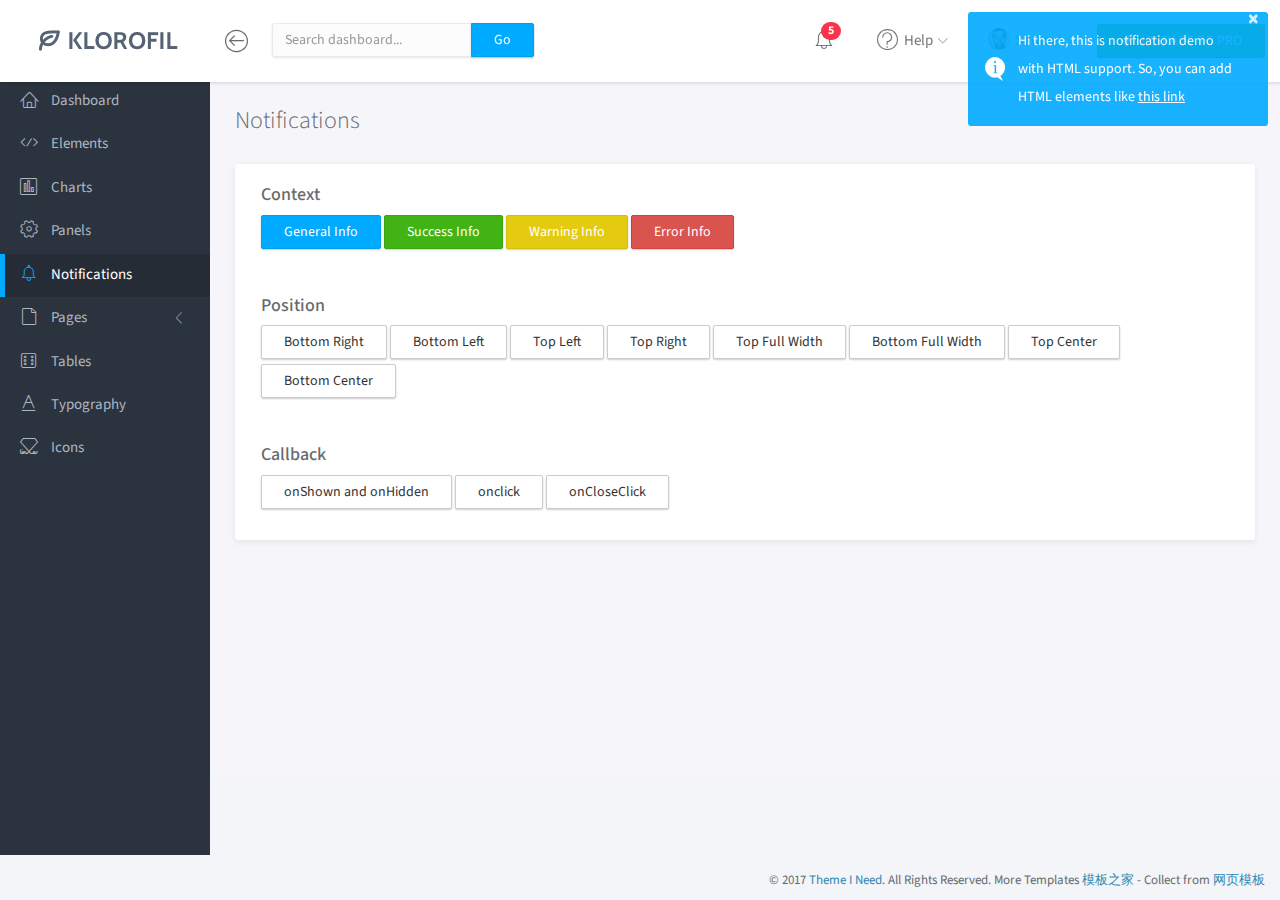
<file: src/main/webapp/tid_5_klorofil/notifications.html>
<!doctype html>
<html lang="en">

<head>
	<title>Notifications | Klorofil - Free Bootstrap Dashboard Template</title>
	<meta charset="utf-8">
	<meta http-equiv="X-UA-Compatible" content="IE=edge,chrome=1">
	<meta name="viewport" content="width=device-width, initial-scale=1.0, maximum-scale=1.0, user-scalable=0">
	<!-- VENDOR CSS -->
	<link rel="stylesheet" href="assets/vendor/bootstrap/css/bootstrap.min.css">
	<link rel="stylesheet" href="assets/vendor/font-awesome/css/font-awesome.min.css">
	<link rel="stylesheet" href="assets/vendor/linearicons/style.css">
	<link rel="stylesheet" href="assets/vendor/toastr/toastr.min.css">
	<!-- MAIN CSS -->
	<link rel="stylesheet" href="assets/css/main.css">
	<!-- FOR DEMO PURPOSES ONLY. You should remove this in your project -->
	<link rel="stylesheet" href="assets/css/demo.css">
	<!-- GOOGLE FONTS -->
	<link href="https://fonts.googleapis.com/css?family=Source+Sans+Pro:300,400,600,700" rel="stylesheet">
	<!-- ICONS -->
	<link rel="apple-touch-icon" sizes="76x76" href="assets/img/apple-icon.png">
	<link rel="icon" type="image/png" sizes="96x96" href="assets/img/favicon.png">
</head>

<body>
	<!-- WRAPPER -->
	<div id="wrapper">
		<!-- NAVBAR -->
		<nav class="navbar navbar-default navbar-fixed-top">
			<div class="brand">
				<a href="index.html"><img src="assets/img/logo-dark.png" alt="Klorofil Logo" class="img-responsive logo"></a>
			</div>
			<div class="container-fluid">
				<div class="navbar-btn">
					<button type="button" class="btn-toggle-fullwidth"><i class="lnr lnr-arrow-left-circle"></i></button>
				</div>
				<form class="navbar-form navbar-left">
					<div class="input-group">
						<input type="text" value="" class="form-control" placeholder="Search dashboard...">
						<span class="input-group-btn"><button type="button" class="btn btn-primary">Go</button></span>
					</div>
				</form>
				<div class="navbar-btn navbar-btn-right">
					<a class="btn btn-success update-pro" href="#downloads/klorofil-pro-bootstrap-admin-dashboard-template/?utm_source=klorofil&utm_medium=template&utm_campaign=KlorofilPro" title="Upgrade to Pro" target="_blank"><i class="fa fa-rocket"></i> <span>UPGRADE TO PRO</span></a>
				</div>
				<div id="navbar-menu">
					<ul class="nav navbar-nav navbar-right">
						<li class="dropdown">
							<a href="#" class="dropdown-toggle icon-menu" data-toggle="dropdown">
								<i class="lnr lnr-alarm"></i>
								<span class="badge bg-danger">5</span>
							</a>
							<ul class="dropdown-menu notifications">
								<li><a href="#" class="notification-item"><span class="dot bg-warning"></span>System space is almost full</a></li>
								<li><a href="#" class="notification-item"><span class="dot bg-danger"></span>You have 9 unfinished tasks</a></li>
								<li><a href="#" class="notification-item"><span class="dot bg-success"></span>Monthly report is available</a></li>
								<li><a href="#" class="notification-item"><span class="dot bg-warning"></span>Weekly meeting in 1 hour</a></li>
								<li><a href="#" class="notification-item"><span class="dot bg-success"></span>Your request has been approved</a></li>
								<li><a href="#" class="more">See all notifications</a></li>
							</ul>
						</li>
						<li class="dropdown">
							<a href="#" class="dropdown-toggle" data-toggle="dropdown"><i class="lnr lnr-question-circle"></i> <span>Help</span> <i class="icon-submenu lnr lnr-chevron-down"></i></a>
							<ul class="dropdown-menu">
								<li><a href="#">Basic Use</a></li>
								<li><a href="#">Working With Data</a></li>
								<li><a href="#">Security</a></li>
								<li><a href="#">Troubleshooting</a></li>
							</ul>
						</li>
						<li class="dropdown">
							<a href="#" class="dropdown-toggle" data-toggle="dropdown"><img src="assets/img/user.png" class="img-circle" alt="Avatar"> <span>Samuel</span> <i class="icon-submenu lnr lnr-chevron-down"></i></a>
							<ul class="dropdown-menu">
								<li><a href="#"><i class="lnr lnr-user"></i> <span>My Profile</span></a></li>
								<li><a href="#"><i class="lnr lnr-envelope"></i> <span>Message</span></a></li>
								<li><a href="#"><i class="lnr lnr-cog"></i> <span>Settings</span></a></li>
								<li><a href="#"><i class="lnr lnr-exit"></i> <span>Logout</span></a></li>
							</ul>
						</li>
						<!-- <li>
							<a class="update-pro" href="#downloads/klorofil-pro-bootstrap-admin-dashboard-template/?utm_source=klorofil&utm_medium=template&utm_campaign=KlorofilPro" title="Upgrade to Pro" target="_blank"><i class="fa fa-rocket"></i> <span>UPGRADE TO PRO</span></a>
						</li> -->
					</ul>
				</div>
			</div>
		</nav>
		<!-- END NAVBAR -->
		<!-- LEFT SIDEBAR -->
		<div id="sidebar-nav" class="sidebar">
			<div class="sidebar-scroll">
				<nav>
					<ul class="nav">
						<li><a href="index.html" class=""><i class="lnr lnr-home"></i> <span>Dashboard</span></a></li>
						<li><a href="elements.html" class=""><i class="lnr lnr-code"></i> <span>Elements</span></a></li>
						<li><a href="charts.html" class=""><i class="lnr lnr-chart-bars"></i> <span>Charts</span></a></li>
						<li><a href="panels.html" class=""><i class="lnr lnr-cog"></i> <span>Panels</span></a></li>
						<li><a href="notifications.html" class="active"><i class="lnr lnr-alarm"></i> <span>Notifications</span></a></li>
						<li>
							<a href="#subPages" data-toggle="collapse" class="collapsed"><i class="lnr lnr-file-empty"></i> <span>Pages</span> <i class="icon-submenu lnr lnr-chevron-left"></i></a>
							<div id="subPages" class="collapse ">
								<ul class="nav">
									<li><a href="page-profile.html" class="">Profile</a></li>
									<li><a href="page-login.html" class="">Login</a></li>
									<li><a href="page-lockscreen.html" class="">Lockscreen</a></li>
								</ul>
							</div>
						</li>
						<li><a href="tables.html" class=""><i class="lnr lnr-dice"></i> <span>Tables</span></a></li>
						<li><a href="typography.html" class=""><i class="lnr lnr-text-format"></i> <span>Typography</span></a></li>
						<li><a href="icons.html" class=""><i class="lnr lnr-linearicons"></i> <span>Icons</span></a></li>
					</ul>
				</nav>
			</div>
		</div>
		<!-- END LEFT SIDEBAR -->
		<!-- MAIN -->
		<div class="main">
			<!-- MAIN CONTENT -->
			<div class="main-content">
				<div class="container-fluid">
					<h3 class="page-title">Notifications</h3>
					<div id="toastr-demo" class="panel">
						<div class="panel-body">
							<!-- CONTEXTUAL -->
							<h4>Context</h4>
							<p class="demo-button">
								<button type="button" class="btn btn-primary btn-toastr" data-context="info" data-message="This is general theme info" data-position="top-right">General Info</button>
								<button type="button" class="btn btn-success btn-toastr" data-context="success" data-message="This is success info" data-position="top-right">Success Info</button>
								<button type="button" class="btn btn-warning btn-toastr" data-context="warning" data-message="This is warning info" data-position="top-right">Warning Info</button>
								<button type="button" class="btn btn-danger btn-toastr" data-context="error" data-message="This is error info" data-position="top-right">Error Info</button>
							</p>
							<!-- END CONTEXTUAL -->
							<br>
							<!-- POSITION -->
							<h4>Position</h4>
							<p class="demo-button">
								<button type="button" class="btn btn-default btn-toastr" data-context="info" data-message="Hi, I'm here" data-position="bottom-right">Bottom Right</button>
								<button type="button" class="btn btn-default btn-toastr" data-context="info" data-message="Hi, I'm here" data-position="bottom-left">Bottom Left</button>
								<button type="button" class="btn btn-default btn-toastr" data-context="info" data-message="Hi, I'm here" data-position="top-left">Top Left</button>
								<button type="button" class="btn btn-default btn-toastr" data-context="info" data-message="Hi, I'm here" data-position="top-right">Top Right</button>
								<button type="button" class="btn btn-default btn-toastr" data-context="info" data-message="Hi, I'm here" data-position="top-full-width">Top Full Width</button>
								<button type="button" class="btn btn-default btn-toastr" data-context="info" data-message="Hi, I'm here" data-position="bottom-full-width">Bottom Full Width</button>
								<button type="button" class="btn btn-default btn-toastr" data-context="info" data-message="Hi, I'm here" data-position="top-center">Top Center</button>
								<button type="button" class="btn btn-default btn-toastr" data-context="info" data-message="Hi, I'm here" data-position="bottom-center">Bottom Center</button>
							</p>
							<!-- END POSITION -->
							<br>
							<!-- CALLBACK -->
							<h4>Callback</h4>
							<p class="demo-button">
								<button type="button" class="btn btn-default btn-toastr-callback" id="toastr-callback1" data-context="info" data-message="onShown and onHidden callback demo">onShown and onHidden</button>
								<button type="button" class="btn btn-default btn-toastr-callback" id="toastr-callback2" data-context="info" data-message="Please click me">onclick</button>
								<button type="button" class="btn btn-default btn-toastr-callback" id="toastr-callback3" data-context="info" data-message="Please click close button">onCloseClick</button>
							</p>
							<!-- END CALLBACK -->
						</div>
					</div>
				</div>
			</div>
			<!-- END MAIN CONTENT -->
		</div>
		<!-- END MAIN -->
		<div class="clearfix"></div>
		<footer>
			<div class="container-fluid">
				<p class="copyright">&copy; 2017 <a href="#" target="_blank">Theme I Need</a>. All Rights Reserved. More Templates <a href="http://www.cssmoban.com/" target="_blank" title="模板之家">模板之家</a> - Collect from <a href="http://www.cssmoban.com/" title="网页模板" target="_blank">网页模板</a></p>
			</div>
		</footer>
	</div>
	<!-- END WRAPPER -->
	<!-- Javascript -->
	<script src="assets/vendor/jquery/jquery.min.js"></script>
	<script src="assets/vendor/bootstrap/js/bootstrap.min.js"></script>
	<script src="assets/vendor/jquery-slimscroll/jquery.slimscroll.min.js"></script>
	<script src="assets/vendor/toastr/toastr.min.js"></script>
	<script src="assets/scripts/klorofil-common.js"></script>
</body>

</html>
</file>
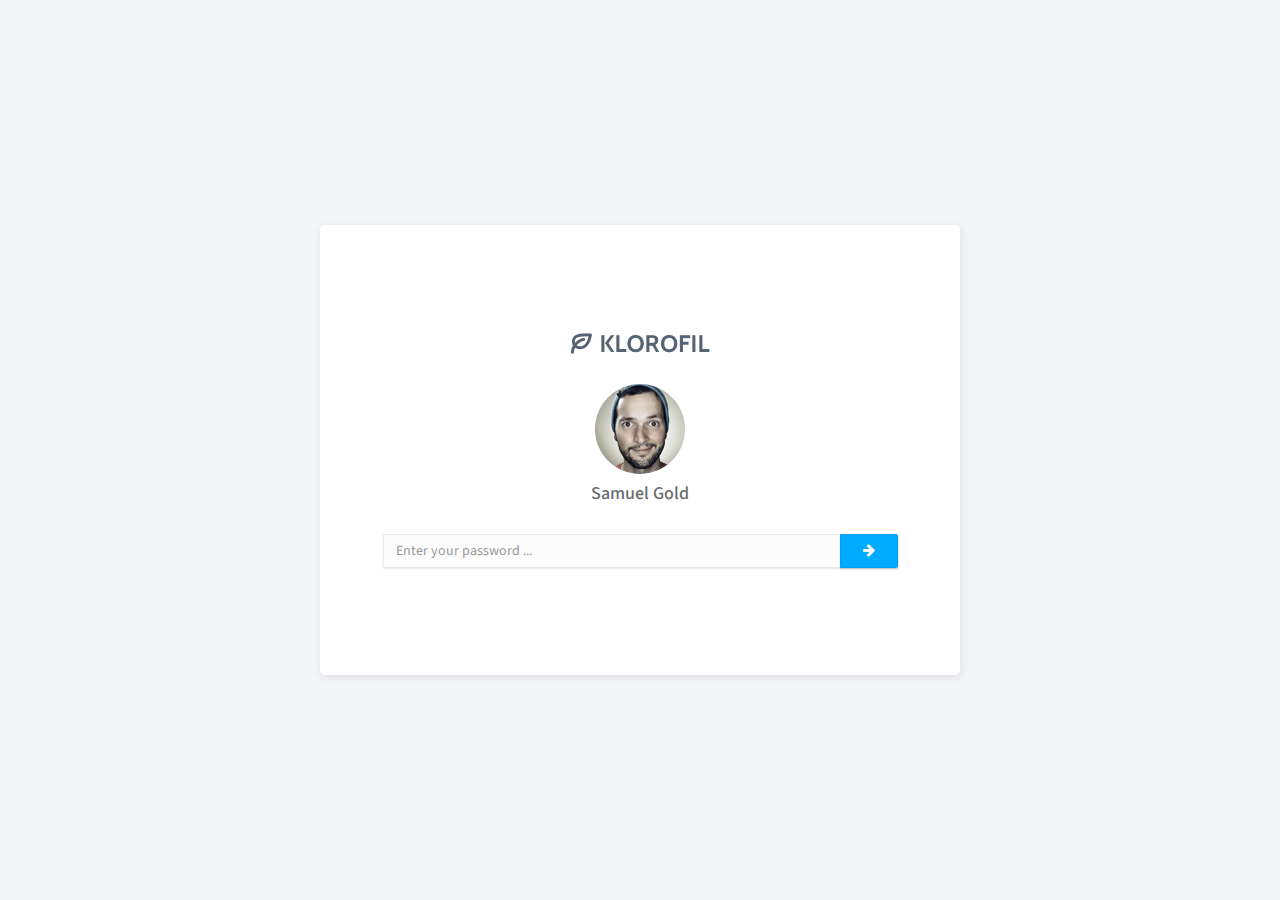
<file: src/main/webapp/tid_5_klorofil/page-lockscreen.html>
<!doctype html>
<html lang="en" class="fullscreen-bg">

<head>
	<title>Lockscreen | Klorofil - Free Bootstrap Dashboard Template</title>
	<meta charset="utf-8">
	<meta http-equiv="X-UA-Compatible" content="IE=edge,chrome=1">
	<meta name="viewport" content="width=device-width, initial-scale=1.0, maximum-scale=1.0, user-scalable=0">
	<!-- VENDOR CSS -->
	<link rel="stylesheet" href="assets/vendor/bootstrap/css/bootstrap.min.css">
	<link rel="stylesheet" href="assets/vendor/font-awesome/css/font-awesome.min.css">
	<link rel="stylesheet" href="assets/vendor/linearicons/style.css">
	<!-- MAIN CSS -->
	<link rel="stylesheet" href="assets/css/main.css">
	<!-- FOR DEMO PURPOSES ONLY. You should remove this in your project -->
	<link rel="stylesheet" href="assets/css/demo.css">
	<!-- GOOGLE FONTS -->
	<link href="https://fonts.googleapis.com/css?family=Source+Sans+Pro:300,400,600,700" rel="stylesheet">
	<!-- ICONS -->
	<link rel="apple-touch-icon" sizes="76x76" href="assets/img/apple-icon.png">
	<link rel="icon" type="image/png" sizes="96x96" href="assets/img/favicon.png">
</head>

<body>
	<!-- WRAPPER -->
	<div id="wrapper">
		<div class="vertical-align-wrap">
			<div class="vertical-align-middle">
				<div class="auth-box lockscreen clearfix">
					<div class="content">
						<h1 class="sr-only">Klorofil - Free Bootstrap dashboard</h1>
						<div class="logo text-center"><img src="assets/img/logo-dark.png" alt="Klorofil Logo"></div>
						<div class="user text-center">
							<img src="assets/img/user-medium.png" class="img-circle" alt="Avatar">
							<h2 class="name">Samuel Gold</h2>
						</div>
						<form action="index.html">
							<div class="input-group">
								<input type="password" class="form-control" placeholder="Enter your password ...">
								<span class="input-group-btn"><button type="submit" class="btn btn-primary"><i class="fa fa-arrow-right"></i></button></span>
							</div>
						</form>
					</div>
				</div>
			</div>
		</div>
	</div>
	<!-- END WRAPPER -->
</body>

</html>
</file>
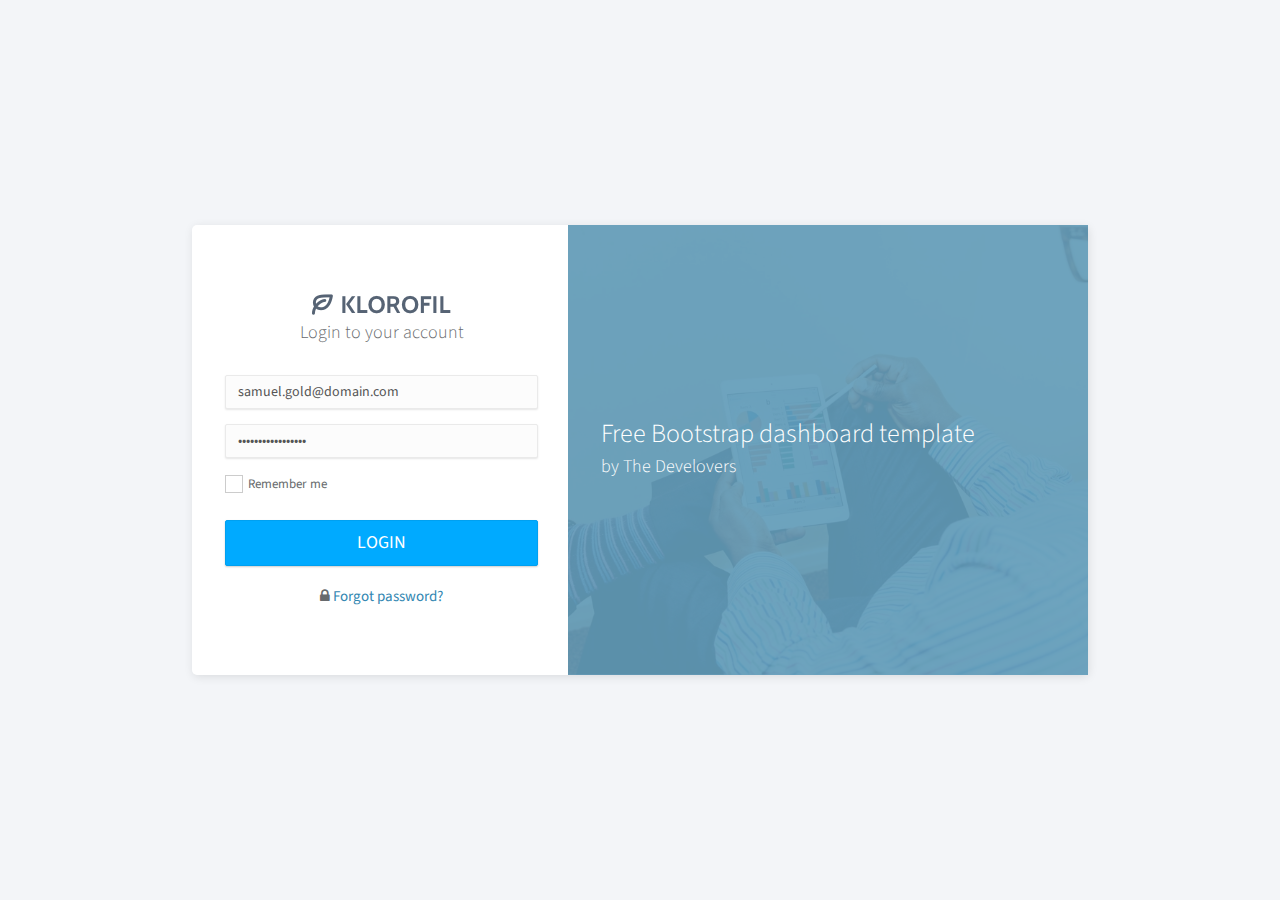
<file: src/main/webapp/tid_5_klorofil/page-login.html>
<!doctype html>
<html lang="en" class="fullscreen-bg">

<head>
	<title>Login | Klorofil - Free Bootstrap Dashboard Template</title>
	<meta charset="utf-8">
	<meta http-equiv="X-UA-Compatible" content="IE=edge,chrome=1">
	<meta name="viewport" content="width=device-width, initial-scale=1.0, maximum-scale=1.0, user-scalable=0">
	<!-- VENDOR CSS -->
	<link rel="stylesheet" href="assets/css/bootstrap.min.css">
	<link rel="stylesheet" href="assets/vendor/font-awesome/css/font-awesome.min.css">
	<link rel="stylesheet" href="assets/vendor/linearicons/style.css">
	<!-- MAIN CSS -->
	<link rel="stylesheet" href="assets/css/main.css">
	<!-- FOR DEMO PURPOSES ONLY. You should remove this in your project -->
	<link rel="stylesheet" href="assets/css/demo.css">
	<!-- GOOGLE FONTS -->
	<link href="https://fonts.googleapis.com/css?family=Source+Sans+Pro:300,400,600,700" rel="stylesheet">
	<!-- ICONS -->
	<link rel="apple-touch-icon" sizes="76x76" href="assets/img/apple-icon.png">
	<link rel="icon" type="image/png" sizes="96x96" href="assets/img/favicon.png">
</head>

<body>
	<!-- WRAPPER -->
	<div id="wrapper">
		<div class="vertical-align-wrap">
			<div class="vertical-align-middle">
				<div class="auth-box ">
					<div class="left">
						<div class="content">
							<div class="header">
								<div class="logo text-center"><img src="assets/img/logo-dark.png" alt="Klorofil Logo"></div>
								<p class="lead">Login to your account</p>
							</div>
							<form class="form-auth-small" action="index.php">
								<div class="form-group">
									<label for="signin-email" class="control-label sr-only">Email</label>
									<input type="email" class="form-control" id="signin-email" value="samuel.gold@domain.com" placeholder="Email">
								</div>
								<div class="form-group">
									<label for="signin-password" class="control-label sr-only">Password</label>
									<input type="password" class="form-control" id="signin-password" value="thisisthepassword" placeholder="Password">
								</div>
								<div class="form-group clearfix">
									<label class="fancy-checkbox element-left">
										<input type="checkbox">
										<span>Remember me</span>
									</label>
								</div>
								<button type="submit" class="btn btn-primary btn-lg btn-block">LOGIN</button>
								<div class="bottom">
									<span class="helper-text"><i class="fa fa-lock"></i> <a href="#">Forgot password?</a></span>
								</div>
							</form>
						</div>
					</div>
					<div class="right">
						<div class="overlay"></div>
						<div class="content text">
							<h1 class="heading">Free Bootstrap dashboard template</h1>
							<p>by The Develovers</p>
						</div>
					</div>
					<div class="clearfix"></div>
				</div>
			</div>
		</div>
	</div>
	<!-- END WRAPPER -->
</body>

</html>
</file>
<file: src/main/webapp/tid_5_klorofil/assets/vendor/linearicons/style.css>
@font-face {
	font-family: 'Linearicons-Free';
	src:url('fonts/Linearicons-Free.eot?w118d');
	src:url('fonts/Linearicons-Free.eot?#iefixw118d') format('embedded-opentype'),
		url('fonts/Linearicons-Free.woff2?w118d') format('woff2'),
		url('fonts/Linearicons-Free.woff?w118d') format('woff'),
		url('fonts/Linearicons-Free.ttf?w118d') format('truetype'),
		url('fonts/Linearicons-Free.svg?w118d#Linearicons-Free') format('svg');
	font-weight: normal;
	font-style: normal;
}

.lnr {
	font-family: 'Linearicons-Free';
	speak: none;
	font-style: normal;
	font-weight: normal;
	font-variant: normal;
	text-transform: none;
	line-height: 1;

	/* Better Font Rendering =========== */
	-webkit-font-smoothing: antialiased;
	-moz-osx-font-smoothing: grayscale;
}

.lnr-home:before {
	content: "\e800";
}
.lnr-apartment:before {
	content: "\e801";
}
.lnr-pencil:before {
	content: "\e802";
}
.lnr-magic-wand:before {
	content: "\e803";
}
.lnr-drop:before {
	content: "\e804";
}
.lnr-lighter:before {
	content: "\e805";
}
.lnr-poop:before {
	content: "\e806";
}
.lnr-sun:before {
	content: "\e807";
}
.lnr-moon:before {
	content: "\e808";
}
.lnr-cloud:before {
	content: "\e809";
}
.lnr-cloud-upload:before {
	content: "\e80a";
}
.lnr-cloud-download:before {
	content: "\e80b";
}
.lnr-cloud-sync:before {
	content: "\e80c";
}
.lnr-cloud-check:before {
	content: "\e80d";
}
.lnr-database:before {
	content: "\e80e";
}
.lnr-lock:before {
	content: "\e80f";
}
.lnr-cog:before {
	content: "\e810";
}
.lnr-trash:before {
	content: "\e811";
}
.lnr-dice:before {
	content: "\e812";
}
.lnr-heart:before {
	content: "\e813";
}
.lnr-star:before {
	content: "\e814";
}
.lnr-star-half:before {
	content: "\e815";
}
.lnr-star-empty:before {
	content: "\e816";
}
.lnr-flag:before {
	content: "\e817";
}
.lnr-envelope:before {
	content: "\e818";
}
.lnr-paperclip:before {
	content: "\e819";
}
.lnr-inbox:before {
	content: "\e81a";
}
.lnr-eye:before {
	content: "\e81b";
}
.lnr-printer:before {
	content: "\e81c";
}
.lnr-file-empty:before {
	content: "\e81d";
}
.lnr-file-add:before {
	content: "\e81e";
}
.lnr-enter:before {
	content: "\e81f";
}
.lnr-exit:before {
	content: "\e820";
}
.lnr-graduation-hat:before {
	content: "\e821";
}
.lnr-license:before {
	content: "\e822";
}
.lnr-music-note:before {
	content: "\e823";
}
.lnr-film-play:before {
	content: "\e824";
}
.lnr-camera-video:before {
	content: "\e825";
}
.lnr-camera:before {
	content: "\e826";
}
.lnr-picture:before {
	content: "\e827";
}
.lnr-book:before {
	content: "\e828";
}
.lnr-bookmark:before {
	content: "\e829";
}
.lnr-user:before {
	content: "\e82a";
}
.lnr-users:before {
	content: "\e82b";
}
.lnr-shirt:before {
	content: "\e82c";
}
.lnr-store:before {
	content: "\e82d";
}
.lnr-cart:before {
	content: "\e82e";
}
.lnr-tag:before {
	content: "\e82f";
}
.lnr-phone-handset:before {
	content: "\e830";
}
.lnr-phone:before {
	content: "\e831";
}
.lnr-pushpin:before {
	content: "\e832";
}
.lnr-map-marker:before {
	content: "\e833";
}
.lnr-map:before {
	content: "\e834";
}
.lnr-location:before {
	content: "\e835";
}
.lnr-calendar-full:before {
	content: "\e836";
}
.lnr-keyboard:before {
	content: "\e837";
}
.lnr-spell-check:before {
	content: "\e838";
}
.lnr-screen:before {
	content: "\e839";
}
.lnr-smartphone:before {
	content: "\e83a";
}
.lnr-tablet:before {
	content: "\e83b";
}
.lnr-laptop:before {
	content: "\e83c";
}
.lnr-laptop-phone:before {
	content: "\e83d";
}
.lnr-power-switch:before {
	content: "\e83e";
}
.lnr-bubble:before {
	content: "\e83f";
}
.lnr-heart-pulse:before {
	content: "\e840";
}
.lnr-construction:before {
	content: "\e841";
}
.lnr-pie-chart:before {
	content: "\e842";
}
.lnr-chart-bars:before {
	content: "\e843";
}
.lnr-gift:before {
	content: "\e844";
}
.lnr-diamond:before {
	content: "\e845";
}
.lnr-linearicons:before {
	content: "\e846";
}
.lnr-dinner:before {
	content: "\e847";
}
.lnr-coffee-cup:before {
	content: "\e848";
}
.lnr-leaf:before {
	content: "\e849";
}
.lnr-paw:before {
	content: "\e84a";
}
.lnr-rocket:before {
	content: "\e84b";
}
.lnr-briefcase:before {
	content: "\e84c";
}
.lnr-bus:before {
	content: "\e84d";
}
.lnr-car:before {
	content: "\e84e";
}
.lnr-train:before {
	content: "\e84f";
}
.lnr-bicycle:before {
	content: "\e850";
}
.lnr-wheelchair:before {
	content: "\e851";
}
.lnr-select:before {
	content: "\e852";
}
.lnr-earth:before {
	content: "\e853";
}
.lnr-smile:before {
	content: "\e854";
}
.lnr-sad:before {
	content: "\e855";
}
.lnr-neutral:before {
	content: "\e856";
}
.lnr-mustache:before {
	content: "\e857";
}
.lnr-alarm:before {
	content: "\e858";
}
.lnr-bullhorn:before {
	content: "\e859";
}
.lnr-volume-high:before {
	content: "\e85a";
}
.lnr-volume-medium:before {
	content: "\e85b";
}
.lnr-volume-low:before {
	content: "\e85c";
}
.lnr-volume:before {
	content: "\e85d";
}
.lnr-mic:before {
	content: "\e85e";
}
.lnr-hourglass:before {
	content: "\e85f";
}
.lnr-undo:before {
	content: "\e860";
}
.lnr-redo:before {
	content: "\e861";
}
.lnr-sync:before {
	content: "\e862";
}
.lnr-history:before {
	content: "\e863";
}
.lnr-clock:before {
	content: "\e864";
}
.lnr-download:before {
	content: "\e865";
}
.lnr-upload:before {
	content: "\e866";
}
.lnr-enter-down:before {
	content: "\e867";
}
.lnr-exit-up:before {
	content: "\e868";
}
.lnr-bug:before {
	content: "\e869";
}
.lnr-code:before {
	content: "\e86a";
}
.lnr-link:before {
	content: "\e86b";
}
.lnr-unlink:before {
	content: "\e86c";
}
.lnr-thumbs-up:before {
	content: "\e86d";
}
.lnr-thumbs-down:before {
	content: "\e86e";
}
.lnr-magnifier:before {
	content: "\e86f";
}
.lnr-cross:before {
	content: "\e870";
}
.lnr-menu:before {
	content: "\e871";
}
.lnr-list:before {
	content: "\e872";
}
.lnr-chevron-up:before {
	content: "\e873";
}
.lnr-chevron-down:before {
	content: "\e874";
}
.lnr-chevron-left:before {
	content: "\e875";
}
.lnr-chevron-right:before {
	content: "\e876";
}
.lnr-arrow-up:before {
	content: "\e877";
}
.lnr-arrow-down:before {
	content: "\e878";
}
.lnr-arrow-left:before {
	content: "\e879";
}
.lnr-arrow-right:before {
	content: "\e87a";
}
.lnr-move:before {
	content: "\e87b";
}
.lnr-warning:before {
	content: "\e87c";
}
.lnr-question-circle:before {
	content: "\e87d";
}
.lnr-menu-circle:before {
	content: "\e87e";
}
.lnr-checkmark-circle:before {
	content: "\e87f";
}
.lnr-cross-circle:before {
	content: "\e880";
}
.lnr-plus-circle:before {
	content: "\e881";
}
.lnr-circle-minus:before {
	content: "\e882";
}
.lnr-arrow-up-circle:before {
	content: "\e883";
}
.lnr-arrow-down-circle:before {
	content: "\e884";
}
.lnr-arrow-left-circle:before {
	content: "\e885";
}
.lnr-arrow-right-circle:before {
	content: "\e886";
}
.lnr-chevron-up-circle:before {
	content: "\e887";
}
.lnr-chevron-down-circle:before {
	content: "\e888";
}
.lnr-chevron-left-circle:before {
	content: "\e889";
}
.lnr-chevron-right-circle:before {
	content: "\e88a";
}
.lnr-crop:before {
	content: "\e88b";
}
.lnr-frame-expand:before {
	content: "\e88c";
}
.lnr-frame-contract:before {
	content: "\e88d";
}
.lnr-layers:before {
	content: "\e88e";
}
.lnr-funnel:before {
	content: "\e88f";
}
.lnr-text-format:before {
	content: "\e890";
}
.lnr-text-format-remove:before {
	content: "\e891";
}
.lnr-text-size:before {
	content: "\e892";
}
.lnr-bold:before {
	content: "\e893";
}
.lnr-italic:before {
	content: "\e894";
}
.lnr-underline:before {
	content: "\e895";
}
.lnr-strikethrough:before {
	content: "\e896";
}
.lnr-highlight:before {
	content: "\e897";
}
.lnr-text-align-left:before {
	content: "\e898";
}
.lnr-text-align-center:before {
	content: "\e899";
}
.lnr-text-align-right:before {
	content: "\e89a";
}
.lnr-text-align-justify:before {
	content: "\e89b";
}
.lnr-line-spacing:before {
	content: "\e89c";
}
.lnr-indent-increase:before {
	content: "\e89d";
}
.lnr-indent-decrease:before {
	content: "\e89e";
}
.lnr-pilcrow:before {
	content: "\e89f";
}
.lnr-direction-ltr:before {
	content: "\e8a0";
}
.lnr-direction-rtl:before {
	content: "\e8a1";
}
.lnr-page-break:before {
	content: "\e8a2";
}
.lnr-sort-alpha-asc:before {
	content: "\e8a3";
}
.lnr-sort-amount-asc:before {
	content: "\e8a4";
}
.lnr-hand:before {
	content: "\e8a5";
}
.lnr-pointer-up:before {
	content: "\e8a6";
}
.lnr-pointer-right:before {
	content: "\e8a7";
}
.lnr-pointer-down:before {
	content: "\e8a8";
}
.lnr-pointer-left:before {
	content: "\e8a9";
}
</file>
<file: src/main/webapp/tid_5_klorofil/assets/vendor/chartist/css/chartist-custom.css>
.ct-label {
  fill: #676a6d;
  color: #676a6d;
  font-size: 1.2rem;
  line-height: 1; }

.ct-chart-line .ct-label,
.ct-chart-bar .ct-label {
  display: block;
  display: -webkit-box;
  display: -moz-box;
  display: -ms-flexbox;
  display: -webkit-flex;
  display: flex; }

.ct-chart-pie .ct-label,
.ct-chart-donut .ct-label {
  dominant-baseline: central; }

.ct-label.ct-horizontal.ct-start {
  -webkit-box-align: flex-end;
  -webkit-align-items: flex-end;
  -ms-flex-align: flex-end;
  align-items: flex-end;
  -webkit-box-pack: flex-start;
  -webkit-justify-content: flex-start;
  -ms-flex-pack: flex-start;
  justify-content: flex-start;
  text-align: left;
  text-anchor: start; }

.ct-label.ct-horizontal.ct-end {
  -webkit-box-align: flex-start;
  -webkit-align-items: flex-start;
  -ms-flex-align: flex-start;
  align-items: flex-start;
  -webkit-box-pack: flex-start;
  -webkit-justify-content: flex-start;
  -ms-flex-pack: flex-start;
  justify-content: flex-start;
  text-align: left;
  text-anchor: start; }

.ct-label.ct-vertical.ct-start {
  -webkit-box-align: flex-end;
  -webkit-align-items: flex-end;
  -ms-flex-align: flex-end;
  align-items: flex-end;
  -webkit-box-pack: flex-end;
  -webkit-justify-content: flex-end;
  -ms-flex-pack: flex-end;
  justify-content: flex-end;
  text-align: right;
  text-anchor: end; }

.ct-label.ct-vertical.ct-end {
  -webkit-box-align: flex-end;
  -webkit-align-items: flex-end;
  -ms-flex-align: flex-end;
  align-items: flex-end;
  -webkit-box-pack: flex-start;
  -webkit-justify-content: flex-start;
  -ms-flex-pack: flex-start;
  justify-content: flex-start;
  text-align: left;
  text-anchor: start; }

.ct-chart-bar .ct-label.ct-horizontal.ct-start {
  -webkit-box-align: flex-end;
  -webkit-align-items: flex-end;
  -ms-flex-align: flex-end;
  align-items: flex-end;
  -webkit-box-pack: center;
  -webkit-justify-content: center;
  -ms-flex-pack: center;
  justify-content: center;
  text-align: center;
  text-anchor: start; }

.ct-chart-bar .ct-label.ct-horizontal.ct-end {
  -webkit-box-align: flex-start;
  -webkit-align-items: flex-start;
  -ms-flex-align: flex-start;
  align-items: flex-start;
  -webkit-box-pack: center;
  -webkit-justify-content: center;
  -ms-flex-pack: center;
  justify-content: center;
  text-align: center;
  text-anchor: start; }

.ct-chart-bar.ct-horizontal-bars .ct-label.ct-horizontal.ct-start {
  -webkit-box-align: flex-end;
  -webkit-align-items: flex-end;
  -ms-flex-align: flex-end;
  align-items: flex-end;
  -webkit-box-pack: flex-start;
  -webkit-justify-content: flex-start;
  -ms-flex-pack: flex-start;
  justify-content: flex-start;
  text-align: left;
  text-anchor: start; }

.ct-chart-bar.ct-horizontal-bars .ct-label.ct-horizontal.ct-end {
  -webkit-box-align: flex-start;
  -webkit-align-items: flex-start;
  -ms-flex-align: flex-start;
  align-items: flex-start;
  -webkit-box-pack: flex-start;
  -webkit-justify-content: flex-start;
  -ms-flex-pack: flex-start;
  justify-content: flex-start;
  text-align: left;
  text-anchor: start; }

.ct-chart-bar.ct-horizontal-bars .ct-label.ct-vertical.ct-start {
  -webkit-box-align: center;
  -webkit-align-items: center;
  -ms-flex-align: center;
  align-items: center;
  -webkit-box-pack: flex-end;
  -webkit-justify-content: flex-end;
  -ms-flex-pack: flex-end;
  justify-content: flex-end;
  text-align: right;
  text-anchor: end; }

.ct-chart-bar.ct-horizontal-bars .ct-label.ct-vertical.ct-end {
  -webkit-box-align: center;
  -webkit-align-items: center;
  -ms-flex-align: center;
  align-items: center;
  -webkit-box-pack: flex-start;
  -webkit-justify-content: flex-start;
  -ms-flex-pack: flex-start;
  justify-content: flex-start;
  text-align: left;
  text-anchor: end; }

.ct-grid {
  stroke: rgba(0, 0, 0, 0.2);
  stroke-width: 1px;
  stroke-dasharray: 2px; }

.ct-grid-background {
  fill: none; }

.ct-point {
  stroke-width: 8px;
  stroke-linecap: round; }

.ct-line {
  fill: none;
  stroke-width: 3px; }

.ct-area {
  stroke: none;
  fill-opacity: 0.3; }

.ct-bar {
  fill: none;
  stroke-width: 10px; }

.ct-slice-donut {
  fill: none;
  stroke-width: 60px; }

.ct-series-a .ct-point, .ct-series-a .ct-line, .ct-series-a .ct-bar, .ct-series-a .ct-slice-donut {
  stroke: #028fd0; }

.ct-series-a .ct-slice-pie, .ct-series-a .ct-area {
  fill: #028fd0; }

.ct-series-b .ct-point, .ct-series-b .ct-line, .ct-series-b .ct-bar, .ct-series-b .ct-slice-donut {
  stroke: #83c6ea; }

.ct-series-b .ct-slice-pie, .ct-series-b .ct-area {
  fill: #83c6ea; }

.ct-series-c .ct-point, .ct-series-c .ct-line, .ct-series-c .ct-bar, .ct-series-c .ct-slice-donut {
  stroke: #f4c63d; }

.ct-series-c .ct-slice-pie, .ct-series-c .ct-area {
  fill: #f4c63d; }

.ct-series-d .ct-point, .ct-series-d .ct-line, .ct-series-d .ct-bar, .ct-series-d .ct-slice-donut {
  stroke: #d17905; }

.ct-series-d .ct-slice-pie, .ct-series-d .ct-area {
  fill: #d17905; }

.ct-series-e .ct-point, .ct-series-e .ct-line, .ct-series-e .ct-bar, .ct-series-e .ct-slice-donut {
  stroke: #453d3f; }

.ct-series-e .ct-slice-pie, .ct-series-e .ct-area {
  fill: #453d3f; }

.ct-series-f .ct-point, .ct-series-f .ct-line, .ct-series-f .ct-bar, .ct-series-f .ct-slice-donut {
  stroke: #59922b; }

.ct-series-f .ct-slice-pie, .ct-series-f .ct-area {
  fill: #59922b; }

.ct-series-g .ct-point, .ct-series-g .ct-line, .ct-series-g .ct-bar, .ct-series-g .ct-slice-donut {
  stroke: #0544d3; }

.ct-series-g .ct-slice-pie, .ct-series-g .ct-area {
  fill: #0544d3; }

.ct-series-h .ct-point, .ct-series-h .ct-line, .ct-series-h .ct-bar, .ct-series-h .ct-slice-donut {
  stroke: #6b0392; }

.ct-series-h .ct-slice-pie, .ct-series-h .ct-area {
  fill: #6b0392; }

.ct-series-i .ct-point, .ct-series-i .ct-line, .ct-series-i .ct-bar, .ct-series-i .ct-slice-donut {
  stroke: #f05b4f; }

.ct-series-i .ct-slice-pie, .ct-series-i .ct-area {
  fill: #f05b4f; }

.ct-series-j .ct-point, .ct-series-j .ct-line, .ct-series-j .ct-bar, .ct-series-j .ct-slice-donut {
  stroke: #dda458; }

.ct-series-j .ct-slice-pie, .ct-series-j .ct-area {
  fill: #dda458; }

.ct-series-k .ct-point, .ct-series-k .ct-line, .ct-series-k .ct-bar, .ct-series-k .ct-slice-donut {
  stroke: #eacf7d; }

.ct-series-k .ct-slice-pie, .ct-series-k .ct-area {
  fill: #eacf7d; }

.ct-series-l .ct-point, .ct-series-l .ct-line, .ct-series-l .ct-bar, .ct-series-l .ct-slice-donut {
  stroke: #86797d; }

.ct-series-l .ct-slice-pie, .ct-series-l .ct-area {
  fill: #86797d; }

.ct-series-m .ct-point, .ct-series-m .ct-line, .ct-series-m .ct-bar, .ct-series-m .ct-slice-donut {
  stroke: #b2c326; }

.ct-series-m .ct-slice-pie, .ct-series-m .ct-area {
  fill: #b2c326; }

.ct-series-n .ct-point, .ct-series-n .ct-line, .ct-series-n .ct-bar, .ct-series-n .ct-slice-donut {
  stroke: #6188e2; }

.ct-series-n .ct-slice-pie, .ct-series-n .ct-area {
  fill: #6188e2; }

.ct-series-o .ct-point, .ct-series-o .ct-line, .ct-series-o .ct-bar, .ct-series-o .ct-slice-donut {
  stroke: #a748ca; }

.ct-series-o .ct-slice-pie, .ct-series-o .ct-area {
  fill: #a748ca; }

.ct-square {
  display: block;
  position: relative;
  width: 100%; }
  .ct-square:before {
    display: block;
    float: left;
    content: "";
    width: 0;
    height: 0;
    padding-bottom: 100%; }
  .ct-square:after {
    content: "";
    display: table;
    clear: both; }
  .ct-square > svg {
    display: block;
    position: absolute;
    top: 0;
    left: 0; }

.ct-minor-second {
  display: block;
  position: relative;
  width: 100%; }
  .ct-minor-second:before {
    display: block;
    float: left;
    content: "";
    width: 0;
    height: 0;
    padding-bottom: 93.75%; }
  .ct-minor-second:after {
    content: "";
    display: table;
    clear: both; }
  .ct-minor-second > svg {
    display: block;
    position: absolute;
    top: 0;
    left: 0; }

.ct-major-second {
  display: block;
  position: relative;
  width: 100%; }
  .ct-major-second:before {
    display: block;
    float: left;
    content: "";
    width: 0;
    height: 0;
    padding-bottom: 88.8888888889%; }
  .ct-major-second:after {
    content: "";
    display: table;
    clear: both; }
  .ct-major-second > svg {
    display: block;
    position: absolute;
    top: 0;
    left: 0; }

.ct-minor-third {
  display: block;
  position: relative;
  width: 100%; }
  .ct-minor-third:before {
    display: block;
    float: left;
    content: "";
    width: 0;
    height: 0;
    padding-bottom: 83.3333333333%; }
  .ct-minor-third:after {
    content: "";
    display: table;
    clear: both; }
  .ct-minor-third > svg {
    display: block;
    position: absolute;
    top: 0;
    left: 0; }

.ct-major-third {
  display: block;
  position: relative;
  width: 100%; }
  .ct-major-third:before {
    display: block;
    float: left;
    content: "";
    width: 0;
    height: 0;
    padding-bottom: 80%; }
  .ct-major-third:after {
    content: "";
    display: table;
    clear: both; }
  .ct-major-third > svg {
    display: block;
    position: absolute;
    top: 0;
    left: 0; }

.ct-perfect-fourth {
  display: block;
  position: relative;
  width: 100%; }
  .ct-perfect-fourth:before {
    display: block;
    float: left;
    content: "";
    width: 0;
    height: 0;
    padding-bottom: 75%; }
  .ct-perfect-fourth:after {
    content: "";
    display: table;
    clear: both; }
  .ct-perfect-fourth > svg {
    display: block;
    position: absolute;
    top: 0;
    left: 0; }

.ct-perfect-fifth {
  display: block;
  position: relative;
  width: 100%; }
  .ct-perfect-fifth:before {
    display: block;
    float: left;
    content: "";
    width: 0;
    height: 0;
    padding-bottom: 66.6666666667%; }
  .ct-perfect-fifth:after {
    content: "";
    display: table;
    clear: both; }
  .ct-perfect-fifth > svg {
    display: block;
    position: absolute;
    top: 0;
    left: 0; }

.ct-minor-sixth {
  display: block;
  position: relative;
  width: 100%; }
  .ct-minor-sixth:before {
    display: block;
    float: left;
    content: "";
    width: 0;
    height: 0;
    padding-bottom: 62.5%; }
  .ct-minor-sixth:after {
    content: "";
    display: table;
    clear: both; }
  .ct-minor-sixth > svg {
    display: block;
    position: absolute;
    top: 0;
    left: 0; }

.ct-golden-section {
  display: block;
  position: relative;
  width: 100%; }
  .ct-golden-section:before {
    display: block;
    float: left;
    content: "";
    width: 0;
    height: 0;
    padding-bottom: 61.804697157%; }
  .ct-golden-section:after {
    content: "";
    display: table;
    clear: both; }
  .ct-golden-section > svg {
    display: block;
    position: absolute;
    top: 0;
    left: 0; }

.ct-major-sixth {
  display: block;
  position: relative;
  width: 100%; }
  .ct-major-sixth:before {
    display: block;
    float: left;
    content: "";
    width: 0;
    height: 0;
    padding-bottom: 60%; }
  .ct-major-sixth:after {
    content: "";
    display: table;
    clear: both; }
  .ct-major-sixth > svg {
    display: block;
    position: absolute;
    top: 0;
    left: 0; }

.ct-minor-seventh {
  display: block;
  position: relative;
  width: 100%; }
  .ct-minor-seventh:before {
    display: block;
    float: left;
    content: "";
    width: 0;
    height: 0;
    padding-bottom: 56.25%; }
  .ct-minor-seventh:after {
    content: "";
    display: table;
    clear: both; }
  .ct-minor-seventh > svg {
    display: block;
    position: absolute;
    top: 0;
    left: 0; }

.ct-major-seventh {
  display: block;
  position: relative;
  width: 100%; }
  .ct-major-seventh:before {
    display: block;
    float: left;
    content: "";
    width: 0;
    height: 0;
    padding-bottom: 53.3333333333%; }
  .ct-major-seventh:after {
    content: "";
    display: table;
    clear: both; }
  .ct-major-seventh > svg {
    display: block;
    position: absolute;
    top: 0;
    left: 0; }

.ct-octave {
  display: block;
  position: relative;
  width: 100%; }
  .ct-octave:before {
    display: block;
    float: left;
    content: "";
    width: 0;
    height: 0;
    padding-bottom: 50%; }
  .ct-octave:after {
    content: "";
    display: table;
    clear: both; }
  .ct-octave > svg {
    display: block;
    position: absolute;
    top: 0;
    left: 0; }

.ct-major-tenth {
  display: block;
  position: relative;
  width: 100%; }
  .ct-major-tenth:before {
    display: block;
    float: left;
    content: "";
    width: 0;
    height: 0;
    padding-bottom: 40%; }
  .ct-major-tenth:after {
    content: "";
    display: table;
    clear: both; }
  .ct-major-tenth > svg {
    display: block;
    position: absolute;
    top: 0;
    left: 0; }

.ct-major-eleventh {
  display: block;
  position: relative;
  width: 100%; }
  .ct-major-eleventh:before {
    display: block;
    float: left;
    content: "";
    width: 0;
    height: 0;
    padding-bottom: 37.5%; }
  .ct-major-eleventh:after {
    content: "";
    display: table;
    clear: both; }
  .ct-major-eleventh > svg {
    display: block;
    position: absolute;
    top: 0;
    left: 0; }

.ct-major-twelfth {
  display: block;
  position: relative;
  width: 100%; }
  .ct-major-twelfth:before {
    display: block;
    float: left;
    content: "";
    width: 0;
    height: 0;
    padding-bottom: 33.3333333333%; }
  .ct-major-twelfth:after {
    content: "";
    display: table;
    clear: both; }
  .ct-major-twelfth > svg {
    display: block;
    position: absolute;
    top: 0;
    left: 0; }

.ct-double-octave {
  display: block;
  position: relative;
  width: 100%; }
  .ct-double-octave:before {
    display: block;
    float: left;
    content: "";
    width: 0;
    height: 0;
    padding-bottom: 25%; }
  .ct-double-octave:after {
    content: "";
    display: table;
    clear: both; }
  .ct-double-octave > svg {
    display: block;
    position: absolute;
    top: 0;
    left: 0; }

/*# sourceMappingURL=chartist-custom.css.map */
</file>
<file: src/main/webapp/tid_5_klorofil/assets/css/main.css>
/********************
 * GENERAL STYLES
 ********************/
html {
	position: relative;
	min-height: 100%;
}

body {
	background-color: #F3F5F8;
	font-family: "Source Sans Pro", sans-serif;
	font-size: 15px;
	color: #676a6d;
}

a {
	color: #3287B2;
}

a:hover, a:focus {
	color: #3b98c8;
	text-decoration: none;
}

th {
	font-weight: 600;
}

.page-title {
	margin-top: 0;
	margin-bottom: 30px;
	font-weight: 300;
}

footer {
	position: absolute;
	bottom: 0;
	right: 0;
	padding-top: 15px;
	padding-bottom: 10px;
}

.copyright {
	margin-bottom: 0;
	text-align: right;
	font-size: 13px;
}

@media screen and (max-width: 767px) {
	.copyright {
		text-align: center;
		position: relative !important;
	}
}

/********************
 * LAYOUT
 ********************/
#wrapper .sidebar {
	-webkit-transition: all 0.3s ease-in-out;
	-moz-transition: all 0.3s ease-in-out;
	-ms-transition: all 0.3s ease-in-out;
	-o-transition: all 0.3s ease-in-out;
	transition: all 0.3s ease-in-out;
	/* width: 260px; */
	width: 210px;
	/* height: 100%; */
	height: 95%;
	float: left;
	background-color: #2B333E;
	position: fixed;
	left: 0;
}

#wrapper .main {
	-webkit-transition: all 0.3s ease-in-out;
	-moz-transition: all 0.3s ease-in-out;
	-ms-transition: all 0.3s ease-in-out;
	-o-transition: all 0.3s ease-in-out;
	transition: all 0.3s ease-in-out;
	/* width: calc(100% - 260px); */
	width: calc(100% - 210px);
	left: 0;
	position: relative;
	float: right;
	background-color: #f5f5fa;
}

#wrapper #sidebar-nav, #wrapper .main {
	padding-top: 80px;
}

@media screen and (max-width: 767px) {
	#wrapper #sidebar-nav, #wrapper .main {
		padding-top: 130px;
	}
}

.layout-fullwidth #wrapper .sidebar {
	left: -260px;
}

.layout-fullwidth #wrapper .main {
	width: 100%;
}

.layout-fullwidth #wrapper .navbar {
	left: 0 !important;
}

.layout-fullwidth #wrapper .btn-toggle-fullwidth {
	color: #00AAFF;
}

.offcanvas-active #wrapper .sidebar {
	left: 0;
}

.offcanvas-active #wrapper .main {
	width: 100%;
	position: relative;
	left: 260px;
}

@media screen and (max-width: 1024px) {
	#wrapper .sidebar {
		left: -260px;
	}
	#wrapper .main {
		width: 100%;
	}
	#wrapper .navbar {
		left: 0 !important;
	}
	#wrapper .btn-toggle-fullwidth {
		color: #00AAFF;
	}
	.btn-toggle-minified {
		display: none;
	}
}

.main-content {
	padding: 28px 10px;
}

.navbar+.main-content {
	padding: 105px 0 28px 5px;
}

@media screen and (max-width: 767px) {
	.navbar+.main-content {
		padding-top: 155px;
	}
}

html.fullscreen-bg, html.fullscreen-bg body, html.fullscreen-bg #wrapper
	{
	height: 100%;
}

.vertical-align-wrap {
	position: absolute;
	width: 100%;
	height: 100%;
	display: table;
}

.vertical-align-middle {
	display: table-cell;
	vertical-align: middle;
}

.copyrights {
	text-indent: -9999px;
	height: 0;
	line-height: 0;
	font-size: 0;
	overflow: hidden;
}
/********************
 * TOP NAVIGATION
 ********************/
.navbar-default {
	-webkit-transition: all 0.3s ease-in-out;
	-moz-transition: all 0.3s ease-in-out;
	-ms-transition: all 0.3s ease-in-out;
	-o-transition: all 0.3s ease-in-out;
	transition: all 0.3s ease-in-out;
	-moz-box-shadow: 1px 2px 3px rgba(0, 0, 0, 0.1);
	-webkit-box-shadow: 1px 2px 3px rgba(0, 0, 0, 0.1);
	box-shadow: 1px 2px 3px rgba(0, 0, 0, 0.1);
	-webkit-border-radius: 0;
	-moz-border-radius: 0;
	border-radius: 0;
	padding: 0;
	margin: 0;
	border: none;
	background-color: #fff;
}

.navbar-default .navbar-nav>.open>a, .navbar-default .navbar-nav>.open>a:hover,
	.navbar-default .navbar-nav>.open>a:focus {
	background-color: #fafafa;
}

.navbar-default .navbar-toggle, .navbar-default .navbar-toggle:hover,
	.navbar-default .navbar-toggle:focus {
	background-color: #f8f8f8;
}

.navbar-default .brand {
	float: left;
	padding: 30px 39px;
	background-color: #fff;
}

@media screen and (max-width: 1024px) {
	.navbar-default .brand {
		padding-left: 30px;
		padding-right: 15px;
	}
}

@media screen and (max-width: 992px) {
	.navbar-default .brand {
		display: none;
	}
}

@media screen and (max-width: 640px) {
	.navbar-default #navbar-menu {
		float: right;
	}
}

.navbar-btn {
	float: left;
	padding: 16px 0;
}

.navbar-btn button {
	font-size: 24px;
	padding: 4px 8px;
	line-height: .7;
	border: none;
	background: none;
	outline: none;
}

@media screen and (max-width: 640px) {
	.navbar-btn {
		padding-left: 0;
	}
}

.navbar-btn-right {
	float: right;
}

.navbar-form {
	padding: 15px;
	border: 0;
}

.navbar-form input[type="text"] {
	min-width: 200px;
}

@media screen and (max-width: 767px) {
	.navbar-form {
		float: left;
		width: 70%;
		margin-left: 5px;
		margin-right: 5px;
		padding-left: 0;
		padding-right: 0;
	}
	.navbar-form .input-group {
		width: 70%;
	}
	.navbar-form input[type="text"] {
		min-width: 150px;
	}
}

@media screen and (max-width: 640px) {
	.navbar-form {
		display: none;
	}
}

.navbar-nav .icon-menu {
	display: inline-block;
	vertical-align: middle;
	*vertical-align: auto;
	*zoom: 1;
	*display: inline;
	padding-top: 28px;
	padding-bottom: 28px;
	position: relative;
}

.navbar-nav .icon-menu .badge {
	position: absolute;
	top: 22px;
	right: 16px;
}

.navbar-nav>li>a {
	padding: 28px 20px;
}

.navbar-nav>li>a>i {
	font-size: 22px;
	margin-right: 2px;
	vertical-align: middle;
}

.navbar-nav>li>a>i.icon-submenu {
	margin-left: 2px;
	margin-right: 0;
	font-size: 10px;
	position: relative;
	top: 2px;
}

.navbar-nav>li>a>span {
	position: relative;
	top: 2px;
}

.navbar-nav>li>a img {
	width: 22px;
	margin-right: 2px;
}

.navbar-nav>li>.dropdown-menu {
	padding: 0;
	min-width: 200px;
}

.navbar-nav .dropdown-menu {
	border-top: 2px solid #ACB0B5;
}

.navbar-nav .dropdown-menu>li>a {
	padding: 10px 20px;
}

.navbar-nav .dropdown-menu>li>a:hover, .navbar-nav .dropdown-menu>li>a:focus
	{
	background-color: #fafafa;
}

.navbar-nav .dropdown-menu>li>a span, .navbar-nav .dropdown-menu>li>a i
	{
	vertical-align: middle;
}

@media screen and (min-width: 768px) {
	.navbar-nav.navbar-right {
		margin-right: 0;
	}
}

@media screen and (max-width: 767px) {
	.navbar-nav {
		width: 100%;
		margin: 0;
	}
	.navbar-nav>li {
		display: table-cell;
		width: 1%;
		position: inherit;
		text-align: center;
	}
	.navbar-nav>li>a {
		padding: 15px 20px;
	}
	.navbar-nav>li>a span:not (.badge ), .navbar-nav>li>a .icon-submenu {
		display: none;
	}
	.navbar-nav .open .dropdown-menu {
		-moz-box-shadow: 0 2px 6px rgba(0, 0, 0, 0.08);
		-webkit-box-shadow: 0 2px 6px rgba(0, 0, 0, 0.08);
		box-shadow: 0 2px 6px rgba(0, 0, 0, 0.08);
		position: absolute;
		width: 100%;
		margin-top: 3px;
		background-color: #fff;
	}
	.navbar-nav .open .dropdown-menu>li>a {
		padding: 10px 15px;
	}
	.navbar-nav .icon-menu {
		padding-top: 15px;
		padding-bottom: 15px;
	}
	.navbar-nav .icon-menu .badge {
		top: 10px;
		right: 15px;
	}
}

.navbar-toggle {
	padding: 5px 8px;
	margin: 20px 15px 20px 0;
}

.navbar-toggle .icon-nav {
	font-size: 24px;
}

.notification-item .dot {
	-webkit-border-radius: 50%;
	-moz-border-radius: 50%;
	border-radius: 50%;
	display: inline-block;
	vertical-align: middle;
	*vertical-align: auto;
	*zoom: 1;
	*display: inline;
	width: 10px;
	height: 10px;
	content: '';
	margin-right: 8px;
}

ul.notifications>li {
	border-bottom: 1px solid #F0F0F0;
}

ul.notifications>li:last-child {
	border-bottom: none;
}

ul.notifications>li>.more {
	padding-top: 12px;
	padding-bottom: 12px;
	text-align: center;
	text-decoration: underline;
	font-weight: 600;
}

ul.notifications>li>.more:hover, ul.notifications>li>.more:focus {
	text-decoration: none;
}

.dropdown-menu {
	-moz-box-shadow: 0 2px 6px rgba(0, 0, 0, 0.08);
	-webkit-box-shadow: 0 2px 6px rgba(0, 0, 0, 0.08);
	box-shadow: 0 2px 6px rgba(0, 0, 0, 0.08);
	border-color: #eaeaea;
}

.dropdown-menu>li>a {
	color: #676a6d;
}

.dropdown-menu>li i {
	margin-right: 6px;
}

.dropdown-menu .active>a, .dropdown-menu .active>a:focus, .dropdown-menu .active>a:hover
	{
	background-color: #00AAFF;
}

.dropdown-menu>.disabled>a, .dropdown-menu>.disabled>a:focus,
	.dropdown-menu>.disabled>a:hover {
	color: #a3a3a3;
}

/********************
 * SIDEBAR NAVIGATION
 ********************/
.sidebar {
	z-index: 9;
}

.sidebar .nav>li>a {
	/* padding: 18px 30px; */
	padding: 10px 15px;
	color: #AEB7C2;
	border-left: 5px solid transparent;
}

.sidebar .nav>li>a:hover, .sidebar .nav>li>a:focus, .sidebar .nav>li>a.active
	{
	color: #fff;
	background-color: transparent;
}

.sidebar .nav>li>a:hover i, .sidebar .nav>li>a:focus i, .sidebar .nav>li>a.active i
	{
	color: #00AAFF;
}

.sidebar .nav>li>a:focus, .sidebar .nav>li>a.active {
	background-color: #252c35;
	border-left-color: #00AAFF;
}

.sidebar .nav>li>a[data-toggle="collapse"] .icon-submenu {
	display: inline-block;
	vertical-align: middle;
	*vertical-align: auto;
	*zoom: 1;
	*display: inline;
	-webkit-transition: all 0.2s ease-out;
	-moz-transition: all 0.2s ease-out;
	-ms-transition: all 0.2s ease-out;
	-o-transition: all 0.2s ease-out;
	transition: all 0.2s ease-out;
	float: right;
	position: relative;
	top: 5px;
	font-size: 12px;
	line-height: 1.1;
	-moz-transform: rotate(-90deg);
	-ms-transform: rotate(-90deg);
	-webkit-transform: rotate(-90deg);
	transform: rotate(-90deg);
}

.sidebar .nav>li>a[data-toggle="collapse"].collapsed .icon-submenu {
	-moz-transform: rotate(0deg);
	-ms-transform: rotate(0deg);
	-webkit-transform: rotate(0deg);
	transform: rotate(0deg);
}

.sidebar .nav>li>a .badge {
	font-weight: 400;
	background-color: #F9354C;
}

.sidebar .nav {
	/* submenu */
	
}

.sidebar .nav i {
	margin-right: 10px;
	font-size: 18px;
}

.sidebar .nav span {
	-webkit-transition: all 0.3s ease-in-out;
	-moz-transition: all 0.3s ease-in-out;
	-ms-transition: all 0.3s ease-in-out;
	-o-transition: all 0.3s ease-in-out;
	transition: all 0.3s ease-in-out;
	position: relative;
	top: -2px;
}

.sidebar .nav .nav {
	background-color: #252c35;
}

.sidebar .nav .nav>li>a {
	padding-left: 60px;
	padding-top: 10px;
	padding-bottom: 10px;
}

.sidebar .nav .nav>li>a:focus, .sidebar .nav .nav>li>a.active {
	background-color: transparent;
	border-left-color: transparent;
}

.sidebar .nav .nav>li>a.active a {
	color: #fff;
}

/********************
 * TYPOGRAPHY
 ********************/
.text-success {
	color: #41B314;
}

.text-warning {
	color: #e4cb10;
}

.text-danger {
	color: #F9354C;
}

ul.list-justify>li {
	margin-bottom: 5px;
}

ul.list-justify>li span {
	float: right;
}

/********************
 * INPUTS
 ********************/
.form-control {
	-moz-box-shadow: 0px 1px 2px 0 rgba(0, 0, 0, 0.1);
	-webkit-box-shadow: 0px 1px 2px 0 rgba(0, 0, 0, 0.1);
	box-shadow: 0px 1px 2px 0 rgba(0, 0, 0, 0.1);
	-webkit-border-radius: 2px;
	-moz-border-radius: 2px;
	border-radius: 2px;
	border-color: #eaeaea;
	background-color: #fcfcfc;
}

.form-control:focus {
	-moz-box-shadow: 0px 1px 2px 0 rgba(0, 0, 0, 0.1);
	-webkit-box-shadow: 0px 1px 2px 0 rgba(0, 0, 0, 0.1);
	box-shadow: 0px 1px 2px 0 rgba(0, 0, 0, 0.1);
	border-color: #d6d6d6;
	background-color: #fff;
}

.input-group {
	-moz-box-shadow: 0px 1px 2px 0 rgba(0, 0, 0, 0.1);
	-webkit-box-shadow: 0px 1px 2px 0 rgba(0, 0, 0, 0.1);
	box-shadow: 0px 1px 2px 0 rgba(0, 0, 0, 0.1);
}

.input-group .form-control, .input-group-addon, .input-group-btn {
	-moz-box-shadow: none;
	-webkit-box-shadow: none;
	box-shadow: none;
}

.input-group-addon {
	border: 1px solid #eaeaea;
}

/* fancy checkbox and radio button */
.fancy-checkbox {
	display: block;
	font-weight: normal;
}

.fancy-checkbox input[type="checkbox"] {
	display: none;
}

.fancy-checkbox input[type="checkbox"]+span {
	display: inline-block;
	vertical-align: middle;
	*vertical-align: auto;
	*zoom: 1;
	*display: inline;
	cursor: pointer;
	position: relative;
	font-size: 13px;
}

.fancy-checkbox input[type="checkbox"]+span:before {
	display: inline-block;
	vertical-align: middle;
	*vertical-align: auto;
	*zoom: 1;
	*display: inline;
	position: relative;
	bottom: 1px;
	width: 18px;
	height: 18px;
	margin-right: 5px;
	content: "";
	border: 1px solid #ccc;
}

.fancy-checkbox input[type="checkbox"]:checked+span:before {
	font-family: FontAwesome;
	content: '\f00c';
	font-size: 12px;
	color: #99a1a7;
	text-align: center;
	line-height: 16px;
	background: #ededed;
	border: 1px solid #ccc;
}

.fancy-checkbox.custom-color-green input[type="checkbox"]:checked+span:before
	{
	color: #53D76A;
	background-color: #fff;
}

.fancy-checkbox.custom-bgcolor-green input[type="checkbox"]:checked+span:before
	{
	color: #fff;
	background-color: #53D76A;
	border-color: #32cf4d;
}

.fancy-radio {
	display: block;
	font-weight: normal;
}

.fancy-radio input[type="radio"] {
	display: none;
}

.fancy-radio input[type="radio"]+span {
	display: block;
	cursor: pointer;
	position: relative;
	font-size: 13px;
}

.fancy-radio input[type="radio"]+span i {
	display: inline-block;
	vertical-align: middle;
	*vertical-align: auto;
	*zoom: 1;
	*display: inline;
	-webkit-border-radius: 8px;
	-moz-border-radius: 8px;
	border-radius: 8px;
	position: relative;
	bottom: 1px;
	content: "";
	border: 1px solid #ccc;
	width: 18px;
	height: 18px;
	margin-right: 5px;
}

.fancy-radio input[type="radio"]:checked+span i:after {
	-webkit-border-radius: 50%;
	-moz-border-radius: 50%;
	border-radius: 50%;
	display: block;
	position: relative;
	top: 3px;
	left: 3px;
	content: '';
	width: 10px;
	height: 10px;
	background-color: #99a1a7;
}

.fancy-radio.custom-color-green input[type="radio"]:checked+span i:after
	{
	background-color: #53D76A;
}

.fancy-radio.custom-bgcolor-green input[type="radio"]:checked+span i {
	background-color: #53D76A;
}

.fancy-radio.custom-bgcolor-green input[type="radio"]:checked+span i:after
	{
	background-color: #fff;
}

/********************
 * BUTTONS
 ********************/
.btn {
	-webkit-border-radius: 2px;
	-moz-border-radius: 2px;
	border-radius: 2px;
	-moz-box-shadow: 0px 1px 2px 0 rgba(0, 0, 0, 0.2);
	-webkit-box-shadow: 0px 1px 2px 0 rgba(0, 0, 0, 0.2);
	box-shadow: 0px 1px 2px 0 rgba(0, 0, 0, 0.2);
	padding: 6px 22px;
}

.btn-group-lg>.btn, .btn-lg {
	padding: 10px 28px;
}

.btn-group-sm>.btn, .btn-sm {
	padding: 5px 18px;
}

.btn-group-xs>.btn, .btn-xs {
	padding: 5px 14px;
}

.btn-primary {
	background-color: #00AAFF;
	border-color: #00a0f0;
}

.btn-primary:hover, .btn-primary:focus {
	background-color: #00a0f0;
	border-color: #00a0f0;
}

.btn-warning {
	background-color: #e4cb10;
	border-color: #d6be0f;
}

.btn-warning:hover, .btn-warning:focus {
	background-color: #d6be0f;
	border-color: #d6be0f;
}

.btn-default:hover, .btn-default:focus {
	background-color: #f7f7f7;
}

.btn-success {
	background-color: #41B314;
	border-color: #3ca512;
}

.btn-success:hover, .btn-success:focus {
	background-color: #3ca512;
	border-color: #3ca512;
}

.btn.disabled, .btn[disabled], fieldset[disabled] .btn {
	opacity: 0.4;
	filter: alpha(opacity = 40);
}

/********************
 * PANELS
 ********************/
.panel {
	-webkit-border-radius: 3px;
	-moz-border-radius: 3px;
	border-radius: 3px;
	-moz-box-shadow: 0 2px 6px rgba(0, 0, 0, 0.08);
	-webkit-box-shadow: 0 2px 6px rgba(0, 0, 0, 0.08);
	box-shadow: 0 2px 6px rgba(0, 0, 0, 0.08);
	background-color: #fff;
	margin-bottom: 30px;
}

.panel .panel-heading, .panel .panel-body, .panel .panel-footer {
	padding-left: 25px;
	padding-right: 25px;
}

.panel .panel-heading {
	padding-top: 20px;
	padding-bottom: 20px;
	position: relative;
}

.panel .panel-heading .panel-title {
	margin: 0;
	font-size: 18px;
	font-weight: 300;
}

.panel .panel-heading button {
	padding: 0;
	margin-left: 5px;
	background-color: transparent;
	border: none;
	outline: none;
}

.panel .panel-heading button i {
	font-size: 14px;
}

.panel .panel-body {
	padding-top: 10px;
	padding-bottom: 15px;
}

.panel .panel-note {
	font-size: 13px;
	line-height: 2.6;
	color: #777777;
}

.panel .panel-note i {
	font-size: 16px;
	margin-right: 3px;
}

.panel .right {
	position: absolute;
	right: 20px;
	top: 32%;
}

.panel.panel-headline .panel-heading {
	border-bottom: none;
}

.panel.panel-headline .panel-heading .panel-title {
	margin-bottom: 8px;
	font-size: 22px;
	font-weight: normal;
}

.panel.panel-headline .panel-heading .panel-subtitle {
	margin-bottom: 0;
	font-size: 14px;
	color: #8D99A8;
}

.panel.panel-scrolling .btn-bottom {
	margin-bottom: 30px;
}

.panel .table>thead>tr>td:first-child, .panel .table>thead>tr>th:first-child,
	.panel .table>tbody>tr>td:first-child, .panel .table>tbody>tr>th:first-child,
	.panel .table>tfoot>tr>td:first-child, .panel .table>tfoot>tr>th:first-child
	{
	padding-left: 25px;
}

.panel .table>thead>tr>td:last-child, .panel .table>thead>tr>th:last-child,
	.panel .table>tbody>tr>td:last-child, .panel .table>tbody>tr>th:last-child,
	.panel .table>tfoot>tr>td:last-child, .panel .table>tfoot>tr>th:last-child
	{
	padding-left: 25px;
}

.panel-footer {
	background-color: #fafafa;
}

/********************
 * ELEMENTS
 ********************/
.collapsing {
	-webkit-transition: all 0.2s ease-out;
	-moz-transition: all 0.2s ease-out;
	-ms-transition: all 0.2s ease-out;
	-o-transition: all 0.2s ease-out;
	transition: all 0.2s ease-out;
}

.label {
	font-weight: normal;
}

.metric {
	-webkit-border-radius: 3px;
	-moz-border-radius: 3px;
	border-radius: 3px;
	padding: 20px;
	margin-bottom: 30px;
	border: 1px solid #DCE6EB;
}

.metric .icon {
	-webkit-border-radius: 50%;
	-moz-border-radius: 50%;
	border-radius: 50%;
	float: left;
	width: 50px;
	height: 50px;
	line-height: 50px;
	background-color: #0081c2;
	text-align: center;
}

.metric .icon i {
	font-size: 18px;
	color: #fff;
}

.metric p {
	margin-bottom: 0;
	line-height: 1.2;
	text-align: right;
}

.metric .number {
	display: block;
	font-size: 28px;
	font-weight: 300;
}

.metric .title {
	font-size: 16px;
}

ul.activity-list>li {
	padding: 25px 0;
}

ul.activity-list>li:not (:last-child ) {
	border-bottom: 1px solid #F0F0F0;
}

ul.activity-list>li .avatar {
	width: 40px;
}

ul.activity-list>li>p {
	margin-bottom: 0;
	padding-left: 3.5em;
}

ul.activity-list>li .timestamp {
	display: block;
	font-size: 13px;
	color: #a3a3a3;
}

/* task list */
.task-list>li {
	margin-bottom: 32px;
}

.task-list p {
	position: relative;
}

.task-list p .label-percent {
	position: absolute;
	right: 0;
}

/* bootstrap progress bar */
.progress {
	-webkit-border-radius: 2px;
	-moz-border-radius: 2px;
	border-radius: 2px;
	-moz-box-shadow: none;
	-webkit-box-shadow: none;
	box-shadow: none;
	background-color: #f1f1f1;
}

.progress.wide {
	width: 60px;
}

.progress .progress-bar {
	-webkit-transition: width 3s ease;
	-moz-transition: width 3s ease;
	-ms-transition: width 3s ease;
	-o-transition: width 3s ease;
	transition: width 3s ease;
	-moz-box-shadow: none;
	-webkit-box-shadow: none;
	box-shadow: none;
}

.progress.progress-sm {
	height: 12px;
}

.progress.progress-xs {
	height: 5px;
}

.progress.progress-sm .progress-bar, .progress.progress-xs .progress-bar
	{
	text-indent: -9999px;
}

.progress-bar-success {
	background-color: #41B314;
}

.progress-bar-warning {
	background-color: #e4cb10;
}

.progress-bar-danger {
	background-color: #F9354C;
}

.weekly-summary {
	margin-bottom: 30px;
	font-weight: 300;
}

.weekly-summary .number {
	font-size: 36px;
}

.weekly-summary i {
	font-size: 16px;
	margin-left: 10px;
}

.weekly-summary .percentage {
	position: relative;
	top: -7px;
}

.weekly-summary .info-label {
	display: block;
	margin-bottom: 10px;
	font-weight: normal;
}

.todo-list>li {
	border-top: 1px solid #F0F0F0;
	position: relative;
}

.todo-list>li:first-child {
	border-top: none;
}

.todo-list>li .fancy-checkbox {
	position: absolute;
	top: 50%;
	margin-top: -11px;
}

.todo-list>li .fancy-checkbox input[type="checkbox"]+span {
	margin-right: 0;
}

.todo-list>li p {
	display: inline-block;
	vertical-align: middle;
	*vertical-align: auto;
	*zoom: 1;
	*display: inline;
	width: 90%;
	margin: 0;
	padding: 20px 0 20px 35px;
}

.todo-list>li.completed p, .todo-list>li.completed .date {
	text-decoration: line-through;
	color: #b4b7b9;
}

.todo-list .title {
	font-size: 16px;
	font-weight: 600;
}

.todo-list .short-description {
	display: block;
	margin-top: 5px;
}

.todo-list .date {
	font-size: 13px;
	color: #a3a3a3;
}

.todo-list .controls {
	float: right;
	position: absolute;
	top: 50%;
	right: 0;
	margin-top: -11px;
}

.todo-list .controls a {
	margin-left: 5px;
}

/* toastr notification */
#toast-container>div {
	opacity: 0.9;
	filter: alpha(opacity = 90);
}

#toast-container>div, #toast-container>div:hover {
	-moz-box-shadow: none;
	-webkit-box-shadow: none;
	box-shadow: none;
}

#toast-container .toast-close-button {
	top: -0.9em;
}

.toast a {
	text-decoration: underline;
}

.toast a:hover, .toast a:focus {
	text-decoration: none;
	color: #fff;
}

.toast .toast-message {
	font-size: 14px;
	line-height: 2;
}

.toast-info {
	background-color: #00AAFF;
}

.toast-success {
	background-color: #41B314;
}

.toast-warning {
	background-color: #e4cb10;
}

.toast-danger {
	background-color: #F9354C;
}

/* tabs */
.custom-tabs-line ul {
	display: inline-block;
	vertical-align: middle;
	*vertical-align: auto;
	*zoom: 1;
	*display: inline;
}

.custom-tabs-line ul>li {
	float: left;
}

.custom-tabs-line ul>li a {
	color: #8d9093;
	font-weight: normal;
}

.custom-tabs-line ul>li a:hover, .custom-tabs-line ul>li a:focus {
	color: #676a6d;
	background-color: transparent;
}

.custom-tabs-line ul>li a:focus {
	outline: none;
}

.custom-tabs-line ul.nav-pills a:hover, .custom-tabs-line ul.nav-pills a:focus
	{
	color: #fff;
	background-color: #00AAFF;
}

.custom-tabs-line.tabs-line-bottom {
	border-bottom: 1px solid #eaeaea;
}

.custom-tabs-line.tabs-line-bottom ul>li {
	margin-bottom: -1px;
}

.custom-tabs-line.tabs-line-bottom a {
	border-bottom: 1px solid transparent;
}

.custom-tabs-line.tabs-line-bottom .active a {
	border-bottom: 2px solid #00AAFF;
}

.custom-tabs-line.left-aligned {
	text-align: left;
}

.custom-tabs-line.right-aligned {
	text-align: right;
}

@media screen and (max-width: 768px) {
	.custom-tabs-line ul li.active>a {
		margin-bottom: -1px;
	}
}

.tab-pane {
	padding: 25px 15px;
}

/********************
 * CHARTS
 ********************/
/* easy pie chart */
.easy-pie-chart {
	position: relative;
	width: 110px;
	margin: 0 auto;
	margin-bottom: 15px;
	text-align: center;
}

.easy-pie-chart canvas {
	position: absolute;
	top: 0;
	left: 0;
}

.easy-pie-chart .percent {
	display: inline-block;
	vertical-align: middle;
	*vertical-align: auto;
	*zoom: 1;
	*display: inline;
	line-height: 110px;
	z-index: 2;
}

.easy-pie-chart .percent:after {
	content: '%';
	margin-left: 0.1em;
	font-size: .8em;
}

.easy-pie-chart#system-load {
	width: 130px;
}

.easy-pie-chart#system-load .percent {
	line-height: 128px;
}

/********************************
 * AUTHENTICATION FORMS, PAGE
 ********************************/
.auth-box {
	-moz-box-shadow: 1px 2px 10px 0 rgba(0, 0, 0, 0.1);
	-webkit-box-shadow: 1px 2px 10px 0 rgba(0, 0, 0, 0.1);
	box-shadow: 1px 2px 10px 0 rgba(0, 0, 0, 0.1);
	-webkit-border-radius: 5px;
	-moz-border-radius: 5px;
	border-radius: 5px;
	width: 70%;
	height: 450px;
	margin: 0 auto;
	background-color: #fff;
}

.auth-box:before {
	display: inline-block;
	vertical-align: middle;
	*vertical-align: auto;
	*zoom: 1;
	*display: inline;
	content: ' ';
	vertical-align: middle;
	height: 100%;
}

.auth-box .content {
	display: inline-block;
	vertical-align: middle;
	*vertical-align: auto;
	*zoom: 1;
	*display: inline;
	width: 99%;
	vertical-align: middle;
}

.auth-box .left {
	float: left;
	width: 42%;
	height: 100%;
	padding: 0 30px;
	text-align: center;
}

.auth-box .left:before {
	display: inline-block;
	vertical-align: middle;
	*vertical-align: auto;
	*zoom: 1;
	*display: inline;
	content: ' ';
	vertical-align: middle;
	height: 100%;
}

.auth-box .right {
	float: right;
	width: 58%;
	height: 100%;
	position: relative;
	background-image: url("../../assets/img/login-bg.jpg");
	background-repeat: no-repeat;
	background-size: cover;
}

.auth-box .right:before {
	display: inline-block;
	vertical-align: middle;
	*vertical-align: auto;
	*zoom: 1;
	*display: inline;
	content: ' ';
	vertical-align: middle;
	height: 100%;
}

.auth-box .right .text {
	position: relative;
	padding: 0 30px;
	color: #fff;
}

.auth-box .right .heading {
	margin-top: 0;
	margin-bottom: 5px;
	font-size: 26px;
	font-weight: 300;
}

.auth-box .right p {
	margin: 0;
	font-size: 18px;
	font-weight: 300;
}

.auth-box .right .overlay {
	position: absolute;
	top: 0;
	display: block;
	width: 100%;
	height: 100%;
	background: rgba(99, 156, 185, 0.92);
}

.auth-box .header {
	margin-bottom: 30px;
}

.auth-box .lead {
	margin-top: 5px;
	font-size: 18px;
	text-align: center;
}

.auth-box .form-auth-small .btn {
	margin-top: 20px;
}

.auth-box .form-auth-small .element-left {
	float: left;
}

.auth-box .form-auth-small .element-right {
	float: right;
}

.auth-box .form-auth-small .bottom {
	margin-top: 20px;
	text-align: center;
}

.auth-box.lockscreen {
	width: 50%;
	padding: 40px 60px;
}

.auth-box.lockscreen .logo {
	margin-bottom: 30px;
}

.auth-box.lockscreen .user {
	margin-bottom: 30px;
}

.auth-box.lockscreen .user .name {
	font-size: 18px;
	margin-top: 10px;
}

@media screen and (min-width: 1440px) {
	.auth-box.lockscreen {
		width: 35%;
	}
}

@media screen and (max-width: 1279px) {
	.auth-box {
		width: 90%;
	}
	.auth-box .left {
		top: 3.3em;
	}
}

@media screen and (max-width: 1023px) {
	.auth-box .left {
		width: 100%;
		position: inherit;
		padding: 30px;
	}
	.auth-box .right {
		display: none;
	}
}

@media screen and (max-width: 992px) {
	.auth-box {
		width: 70%;
	}
	.auth-box.lockscreen {
		width: 50%;
		padding: 40px 20px;
	}
}

@media screen and (max-width: 640px) {
	.auth-box {
		width: 90%;
	}
	.auth-box .content {
		width: 95%;
	}
	.auth-box.lockscreen {
		width: 90%;
	}
}

/********************
 * HELPERS
 ********************/
.bg-success {
	background-color: #41B314;
}

.bg-warning {
	background-color: #e4cb10;
}

.bg-danger {
	background-color: #F9354C;
}

.no-padding {
	padding: 0 !important;
}

.margin-top-30 {
	margin-top: 30px !important;
}

.margin-bottom-30 {
	margin-bottom: 30px !important;
}

.padding-top-30 {
	padding-top: 30px !important;
}

.padding-bottom-30 {
	padding-bottom: 30px !important;
}

/********************
 * PAGE: PROFILE
 ********************/
.panel-profile {
	position: relative;
}

.profile-left {
	padding-left: 0;
	float: left;
	width: 35%;
	height: 100%;
	position: absolute;
	background-color: #F8F8F8;
}

.profile-right {
	float: right;
	width: 65%;
	padding: 20px 25px;
}

.profile-right .heading {
	margin-top: 0;
}

@media screen and (max-width: 992px) {
	.profile-left, .profile-right {
		float: none;
		width: 100%;
	}
	.profile-left {
		position: relative;
		margin-bottom: 30px;
	}
}

.profile-header {
	position: relative;
	text-align: center;
	color: #fff;
}

.profile-header .overlay {
	display: block;
	content: "";
	position: absolute;
	top: 0;
	width: 100%;
	height: 100%;
	background-color: rgba(0, 0, 0, 0.2);
}

.profile-header .profile-main {
	position: relative;
	padding: 20px;
	background-image: url("../../assets/img/profile-bg.png");
	background-repeat: no-repeat;
	background-size: cover;
}

.profile-header .name {
	margin: 8px 0 0 0;
	font-size: 22px;
}

.profile-header .online-status {
	font-size: 13px;
	position: relative;
	top: -2px;
}

.profile-header .online-status:before {
	-webkit-border-radius: 50%;
	-moz-border-radius: 50%;
	border-radius: 50%;
	display: inline-block;
	vertical-align: middle;
	*vertical-align: auto;
	*zoom: 1;
	*display: inline;
	content: '';
	width: 8px;
	height: 8px;
	margin-right: 3px;
}

.profile-header .online-status.status-available:before {
	background-color: #41B314;
}

.profile-header .profile-stat {
	position: relative;
	background-color: #00AAFF;
}

.profile-header .profile-stat .stat-item {
	padding: 20px;
	position: relative;
}

.profile-header .profile-stat .stat-item:after {
	content: "";
	display: block;
	position: absolute;
	top: 0;
	right: 0;
	width: 1px;
	height: 100%;
	background-color: #33bbff;
}

.profile-header .profile-stat .stat-item:last-child:after {
	display: none;
}

.profile-header .profile-stat .stat-item span {
	display: block;
}

@media screen and (max-width: 1023px) {
	.profile-header .profile-stat .stat-item:after {
		display: none;
	}
}

.profile-detail {
	padding-bottom: 30px;
}

.profile-info {
	padding: 0 20px;
	margin: 40px 0;
}

.profile-info .heading {
	margin: 0 0 10px 0;
	font-weight: 600;
}

.profile-info ul>li {
	margin-bottom: 8px;
}

.social-icons {
	margin-bottom: 0;
}

.social-icons>li {
	padding: 0 2px 5px 2px;
}

.social-icons>li>a {
	display: inline-block;
	vertical-align: middle;
	*vertical-align: auto;
	*zoom: 1;
	*display: inline;
	-webkit-border-radius: 3px;
	-moz-border-radius: 3px;
	border-radius: 3px;
	width: 40px;
	height: 40px;
	line-height: 42px;
	text-align: center;
	background-color: #4d4d4d;
	color: #fff;
}

.social-icons>li>a i {
	font-size: 18px;
}

.social-icons>li>a:hover, .social-icons>li>a:focus {
	background-color: #404040;
}

/* colored background */
.z500px-bg {
	background-color: #0099e5 !important;
}

.z500px-bg:hover, .z500px-bg:focus {
	background-color: #0088cc !important;
}

.about-me-bg {
	background-color: #00405d !important;
}

.about-me-bg:hover, .about-me-bg:focus {
	background-color: #002e44 !important;
}

.airbnb-bg {
	background-color: #fd5c63 !important;
}

.airbnb-bg:hover, .airbnb-bg:focus {
	background-color: #fd434b !important;
}

.alphabet-bg {
	background-color: #ed1c24 !important;
}

.alphabet-bg:hover, .alphabet-bg:focus {
	background-color: #de1219 !important;
}

.amazon-bg {
	background-color: #ff9900 !important;
}

.amazon-bg:hover, .amazon-bg:focus {
	background-color: #e68a00 !important;
}

.american-express-bg {
	background-color: #002663 !important;
}

.american-express-bg:hover, .american-express-bg:focus {
	background-color: #001c4a !important;
}

.aol-bg {
	background-color: #ff0b00 !important;
}

.aol-bg:hover, .aol-bg:focus {
	background-color: #e60a00 !important;
}

.behance-bg {
	background-color: #1769ff !important;
}

.behance-bg:hover, .behance-bg:focus {
	background-color: #0059fd !important;
}

.bing-bg {
	background-color: #ffb900 !important;
}

.bing-bg:hover, .bing-bg:focus {
	background-color: #e6a700 !important;
}

.bitbucket-bg {
	background-color: #205081 !important;
}

.bitbucket-bg:hover, .bitbucket-bg:focus {
	background-color: #1b436d !important;
}

.bitly-bg {
	background-color: #ee6123 !important;
}

.bitly-bg:hover, .bitly-bg:focus {
	background-color: #e65312 !important;
}

.blogger-bg {
	background-color: #f57d00 !important;
}

.blogger-bg:hover, .blogger-bg:focus {
	background-color: #dc7000 !important;
}

.booking-com-bg {
	background-color: #003580 !important;
}

.booking-com-bg:hover, .booking-com-bg:focus {
	background-color: #002a67 !important;
}

.buffer-bg {
	background-color: #168eea !important;
}

.buffer-bg:hover, .buffer-bg:focus {
	background-color: #1380d3 !important;
}

.code-school-bg {
	background-color: #616f67 !important;
}

.code-school-bg:hover, .code-school-bg:focus {
	background-color: #55615a !important;
}

.codecademy-bg {
	background-color: #f65a5b !important;
}

.codecademy-bg:hover, .codecademy-bg:focus {
	background-color: #f54243 !important;
}

.creative-market-bg {
	background-color: #8ba753 !important;
}

.creative-market-bg:hover, .creative-market-bg:focus {
	background-color: #7d964b !important;
}

.delicious-bg {
	background-color: #3399ff !important;
}

.delicious-bg:hover, .delicious-bg:focus {
	background-color: #1a8cff !important;
}

.deviantart-bg {
	background-color: #05cc47 !important;
}

.deviantart-bg:hover, .deviantart-bg:focus {
	background-color: #04b33e !important;
}

.digg-bg {
	background-color: #005be2 !important;
}

.digg-bg:hover, .digg-bg:focus {
	background-color: #0051c9 !important;
}

.disqus-bg {
	background-color: #2e9fff !important;
}

.disqus-bg:hover, .disqus-bg:focus {
	background-color: #1593ff !important;
}

.django-bg {
	background-color: #092e20 !important;
}

.django-bg:hover, .django-bg:focus {
	background-color: #051911 !important;
}

.dribbble-bg {
	background-color: #ea4c89 !important;
}

.dribbble-bg:hover, .dribbble-bg:focus {
	background-color: #e7357a !important;
}

.elance-bg {
	background-color: #0d69af !important;
}

.elance-bg:hover, .elance-bg:focus {
	background-color: #0b5b97 !important;
}

.envato-bg {
	background-color: #82b541 !important;
}

.envato-bg:hover, .envato-bg:focus {
	background-color: #75a23a !important;
}

.etsy-bg {
	background-color: #d5641c !important;
}

.etsy-bg:hover, .etsy-bg:focus {
	background-color: #be5919 !important;
}

.facebook-bg {
	background-color: #3b5998 !important;
}

.facebook-bg:hover, .facebook-bg:focus {
	background-color: #344e86 !important;
}

.feedly-bg {
	background-color: #2bb24c !important;
}

.feedly-bg:hover, .feedly-bg:focus {
	background-color: #269d43 !important;
}

.flattr-bg {
	background-color: #f67c1a !important;
}

.flattr-bg:hover, .flattr-bg:focus {
	background-color: #ed6f09 !important;
}

.flickr-bg {
	background-color: #0063dc !important;
}

.flickr-bg:hover, .flickr-bg:focus {
	background-color: #0058c3 !important;
}

.flipboard-bg {
	background-color: #e12828 !important;
}

.flipboard-bg:hover, .flipboard-bg:focus {
	background-color: #d21d1d !important;
}

.flixster-bg {
	background-color: #2971b2 !important;
}

.flixster-bg:hover, .flixster-bg:focus {
	background-color: #24649d !important;
}

.foursquare-bg {
	background-color: #0732a2 !important;
}

.foursquare-bg:hover, .foursquare-bg:focus {
	background-color: #062a8a !important;
}

.github-bg {
	background-color: #4183c4 !important;
}

.github-bg:hover, .github-bg:focus {
	background-color: #3876b4 !important;
}

.google-bg {
	background-color: #4285f4 !important;
}

.google-bg:hover, .google-bg:focus {
	background-color: #2a75f3 !important;
}

.google-plus-bg {
	background-color: #dc4e41 !important;
}

.google-plus-bg:hover, .google-plus-bg:focus {
	background-color: #d83a2b !important;
}

.instagram-bg {
	background-color: #3f729b !important;
}

.instagram-bg:hover, .instagram-bg:focus {
	background-color: #386589 !important;
}

.kickstarter-bg {
	background-color: #2bde73 !important;
}

.kickstarter-bg:hover, .kickstarter-bg:focus {
	background-color: #20cf67 !important;
}

.kik-bg {
	background-color: #82bc23 !important;
}

.kik-bg:hover, .kik-bg:focus {
	background-color: #73a71f !important;
}

.lastfm-bg {
	background-color: #d51007 !important;
}

.lastfm-bg:hover, .lastfm-bg:focus {
	background-color: #bc0e06 !important;
}

.line-bg {
	background-color: #00c300 !important;
}

.line-bg:hover, .line-bg:focus {
	background-color: #00aa00 !important;
}

.linkedin-bg {
	background-color: #0077b5 !important;
}

.linkedin-bg:hover, .linkedin-bg:focus {
	background-color: #00669c !important;
}

.mail-ru-bg {
	background-color: #168de2 !important;
}

.mail-ru-bg:hover, .mail-ru-bg:focus {
	background-color: #147fcb !important;
}

.mailchimp-bg {
	background-color: #2c9ab7 !important;
}

.mailchimp-bg:hover, .mailchimp-bg:focus {
	background-color: #2789a2 !important;
}

.myspace-bg {
	background-color: #000000 !important;
}

.myspace-bg:hover, .myspace-bg:focus {
	background-color: black !important;
}

.netflix-bg {
	background-color: #e50914 !important;
}

.netflix-bg:hover, .netflix-bg:focus {
	background-color: #cc0812 !important;
}

.ning-bg {
	background-color: #75af42 !important;
}

.ning-bg:hover, .ning-bg:focus {
	background-color: #699c3b !important;
}

.path-bg {
	background-color: #ee3423 !important;
}

.path-bg:hover, .path-bg:focus {
	background-color: #e62412 !important;
}

.patreon-bg {
	background-color: #e6461a !important;
}

.patreon-bg:hover, .patreon-bg:focus {
	background-color: #d03f17 !important;
}

.paypal-bg {
	background-color: #003087 !important;
}

.paypal-bg:hover, .paypal-bg:focus {
	background-color: #00276e !important;
}

.photobucket-bg {
	background-color: #0ea0db !important;
}

.photobucket-bg:hover, .photobucket-bg:focus {
	background-color: #0c8ec3 !important;
}

.pinterest-bg {
	background-color: #bd081c !important;
}

.pinterest-bg:hover, .pinterest-bg:focus {
	background-color: #a50718 !important;
}

.product-hunt-bg {
	background-color: #da552f !important;
}

.product-hunt-bg:hover, .product-hunt-bg:focus {
	background-color: #cb4924 !important;
}

.quora-bg {
	background-color: #a82400 !important;
}

.quora-bg:hover, .quora-bg:focus {
	background-color: #8f1f00 !important;
}

.rdio-bg {
	background-color: #007dc3 !important;
}

.rdio-bg:hover, .rdio-bg:focus {
	background-color: #006daa !important;
}

.reddit-bg {
	background-color: #ff4500 !important;
}

.reddit-bg:hover, .reddit-bg:focus {
	background-color: #e63e00 !important;
}

.rss-bg {
	background-color: #f26522 !important;
}

.rss-bg:hover, .rss-bg:focus {
	background-color: #ed560e !important;
}

.salesforce-bg {
	background-color: #1798c1 !important;
}

.salesforce-bg:hover, .salesforce-bg:focus {
	background-color: #1486aa !important;
}

.scribd-bg {
	background-color: #1a7bba !important;
}

.scribd-bg:hover, .scribd-bg:focus {
	background-color: #176ca4 !important;
}

.shopify-bg {
	background-color: #96bf48 !important;
}

.shopify-bg:hover, .shopify-bg:focus {
	background-color: #89b03e !important;
}

.skype-bg {
	background-color: #00aff0 !important;
}

.skype-bg:hover, .skype-bg:focus {
	background-color: #009cd7 !important;
}

.slack-bg {
	background-color: #6ecadc !important;
}

.slack-bg:hover, .slack-bg:focus {
	background-color: #59c2d7 !important;
}

.slideshare-bg {
	background-color: #0077b5 !important;
}

.slideshare-bg:hover, .slideshare-bg:focus {
	background-color: #00669c !important;
}

.soundcloud-bg {
	background-color: #ff8800 !important;
}

.soundcloud-bg:hover, .soundcloud-bg:focus {
	background-color: #e67a00 !important;
}

.spotify-bg {
	background-color: #2ebd59 !important;
}

.spotify-bg:hover, .spotify-bg:focus {
	background-color: #29a84f !important;
}

.squarespace-bg {
	background-color: #222222 !important;
}

.squarespace-bg:hover, .squarespace-bg:focus {
	background-color: #151515 !important;
}

.stackoverflow-bg {
	background-color: #fe7a15 !important;
}

.stackoverflow-bg:hover, .stackoverflow-bg:focus {
	background-color: #f86c01 !important;
}

.stripe-bg {
	background-color: #00afe1 !important;
}

.stripe-bg:hover, .stripe-bg:focus {
	background-color: #009bc8 !important;
}

.stumbleupon-bg {
	background-color: #eb4924 !important;
}

.stumbleupon-bg:hover, .stumbleupon-bg:focus {
	background-color: #e13b15 !important;
}

.telegram-bg {
	background-color: #0088cc !important;
}

.telegram-bg:hover, .telegram-bg:focus {
	background-color: #0077b3 !important;
}

.tumblr-bg {
	background-color: #35465c !important;
}

.tumblr-bg:hover, .tumblr-bg:focus {
	background-color: #2c3a4c !important;
}

.twitch-tv-bg {
	background-color: #6441a5 !important;
}

.twitch-tv-bg:hover, .twitch-tv-bg:focus {
	background-color: #593a93 !important;
}

.twitter-bg {
	background-color: #55acee !important;
}

.twitter-bg:hover, .twitter-bg:focus {
	background-color: #3ea1ec !important;
}

.vimeo-bg {
	background-color: #162221 !important;
}

.vimeo-bg:hover, .vimeo-bg:focus {
	background-color: #0c1312 !important;
}

.vine-bg {
	background-color: #00b488 !important;
}

.vine-bg:hover, .vine-bg:focus {
	background-color: #009b75 !important;
}

.wechat-bg {
	background-color: #7bb32e !important;
}

.wechat-bg:hover, .wechat-bg:focus {
	background-color: #6d9f29 !important;
}

.whatsapp-bg {
	background-color: #43d854 !important;
}

.whatsapp-bg:hover, .whatsapp-bg:focus {
	background-color: #2ed441 !important;
}

.yahoo-bg {
	background-color: #410093 !important;
}

.yahoo-bg:hover, .yahoo-bg:focus {
	background-color: #36007a !important;
}

.youtube-bg {
	background-color: #cd201f !important;
}

.youtube-bg:hover, .youtube-bg:focus {
	background-color: #b71d1c !important;
}

.profile-right .heading {
	padding-bottom: 10px;
	margin-bottom: 20px;
	border-bottom: 1px solid #eaeaea;
}

.awards {
	margin-bottom: 50px;
}

.awards div[class^="col-"] {
	text-align: center;
}

.award-item {
	display: inline-block;
	vertical-align: middle;
	*vertical-align: auto;
	*zoom: 1;
	*display: inline;
	text-align: center;
	margin-bottom: 30px;
}

.award-item .hexagon {
	margin: 35px 0;
}

.hexagon {
	width: 100px;
	height: 55px;
	background: #ececec;
	position: relative;
}

.hexagon:before {
	content: "";
	position: absolute;
	top: -25px;
	left: 0;
	width: 0;
	height: 0;
	border-left: 50px solid transparent;
	border-right: 50px solid transparent;
	border-bottom: 25px solid #ececec;
}

.hexagon:after {
	content: "";
	position: absolute;
	bottom: -25px;
	left: 0;
	width: 0;
	height: 0;
	border-left: 50px solid transparent;
	border-right: 50px solid transparent;
	border-top: 25px solid #ececec;
}

.award-icon {
	font-size: 36px;
	line-height: 1.5em;
}

ul.activity-timeline>li {
	margin-bottom: 45px;
	position: relative;
	z-index: 0;
}

ul.activity-timeline>li .activity-icon {
	display: inline-block;
	vertical-align: middle;
	*vertical-align: auto;
	*zoom: 1;
	*display: inline;
	-webkit-border-radius: 30px;
	-moz-border-radius: 30px;
	border-radius: 30px;
	float: left;
	width: 34px;
	height: 34px;
	background-color: #00AAFF;
	font-size: 16px;
	color: #fff;
	line-height: 34px;
	text-align: center;
	margin-right: 10px;
}

ul.activity-timeline>li>p {
	margin-bottom: 0;
	padding-left: 40px;
}

ul.activity-timeline>li .timestamp {
	display: block;
	font-size: .85em;
	color: #a3a3a3;
}

ul.activity-timeline>li:after {
	content: "";
	display: block;
	border-left: 1px solid #eaeaea;
	width: 1px;
	height: 100px;
	position: absolute;
	top: 5px;
	left: 16px;
	z-index: -1;
}

ul.activity-timeline>li:last-child:after {
	display: none;
}

.project-table .progress {
	margin-bottom: 0;
}

.project-table .progress-bar {
	font-size: 10px;
}

.project-table>tbody>tr>td {
	padding: 12px 8px;
}

.project-table>tbody>tr>td .avatar {
	width: 22px;
	border: 1px solid #CCC;
}

/*# sourceMappingURL=main.css.map */
</file>
<file: src/main/webapp/tid_5_klorofil/assets/css/demo.css>
/* All styles created for demo purposes only, you may not need this for your project */
.demo-button button {
  margin-bottom: 5px; }

.demo-icons li {
  margin-bottom: 50px;
  text-align: center; }

.demo-icons .lnr,
.demo-icons .fa {
  font-size: 28px; }

.demo-icons .cssclass {
  display: block;
  margin-top: 5px;
  margin-left: 5px; }

/*# sourceMappingURL=demo.css.map */
</file>
<file: src/main/webapp/webResources/frameworks/674/assets/vendor/linearicons/style.css>
@font-face {
	font-family: 'Linearicons-Free';
	src:url('fonts/Linearicons-Free.eot?w118d');
	src:url('fonts/Linearicons-Free.eot?#iefixw118d') format('embedded-opentype'),
		url('fonts/Linearicons-Free.woff2?w118d') format('woff2'),
		url('fonts/Linearicons-Free.woff?w118d') format('woff'),
		url('fonts/Linearicons-Free.ttf?w118d') format('truetype'),
		url('fonts/Linearicons-Free.svg?w118d#Linearicons-Free') format('svg');
	font-weight: normal;
	font-style: normal;
}

.lnr {
	font-family: 'Linearicons-Free';
	speak: none;
	font-style: normal;
	font-weight: normal;
	font-variant: normal;
	text-transform: none;
	line-height: 1;

	/* Better Font Rendering =========== */
	-webkit-font-smoothing: antialiased;
	-moz-osx-font-smoothing: grayscale;
}

.lnr-home:before {
	content: "\e800";
}
.lnr-apartment:before {
	content: "\e801";
}
.lnr-pencil:before {
	content: "\e802";
}
.lnr-magic-wand:before {
	content: "\e803";
}
.lnr-drop:before {
	content: "\e804";
}
.lnr-lighter:before {
	content: "\e805";
}
.lnr-poop:before {
	content: "\e806";
}
.lnr-sun:before {
	content: "\e807";
}
.lnr-moon:before {
	content: "\e808";
}
.lnr-cloud:before {
	content: "\e809";
}
.lnr-cloud-upload:before {
	content: "\e80a";
}
.lnr-cloud-download:before {
	content: "\e80b";
}
.lnr-cloud-sync:before {
	content: "\e80c";
}
.lnr-cloud-check:before {
	content: "\e80d";
}
.lnr-database:before {
	content: "\e80e";
}
.lnr-lock:before {
	content: "\e80f";
}
.lnr-cog:before {
	content: "\e810";
}
.lnr-trash:before {
	content: "\e811";
}
.lnr-dice:before {
	content: "\e812";
}
.lnr-heart:before {
	content: "\e813";
}
.lnr-star:before {
	content: "\e814";
}
.lnr-star-half:before {
	content: "\e815";
}
.lnr-star-empty:before {
	content: "\e816";
}
.lnr-flag:before {
	content: "\e817";
}
.lnr-envelope:before {
	content: "\e818";
}
.lnr-paperclip:before {
	content: "\e819";
}
.lnr-inbox:before {
	content: "\e81a";
}
.lnr-eye:before {
	content: "\e81b";
}
.lnr-printer:before {
	content: "\e81c";
}
.lnr-file-empty:before {
	content: "\e81d";
}
.lnr-file-add:before {
	content: "\e81e";
}
.lnr-enter:before {
	content: "\e81f";
}
.lnr-exit:before {
	content: "\e820";
}
.lnr-graduation-hat:before {
	content: "\e821";
}
.lnr-license:before {
	content: "\e822";
}
.lnr-music-note:before {
	content: "\e823";
}
.lnr-film-play:before {
	content: "\e824";
}
.lnr-camera-video:before {
	content: "\e825";
}
.lnr-camera:before {
	content: "\e826";
}
.lnr-picture:before {
	content: "\e827";
}
.lnr-book:before {
	content: "\e828";
}
.lnr-bookmark:before {
	content: "\e829";
}
.lnr-user:before {
	content: "\e82a";
}
.lnr-users:before {
	content: "\e82b";
}
.lnr-shirt:before {
	content: "\e82c";
}
.lnr-store:before {
	content: "\e82d";
}
.lnr-cart:before {
	content: "\e82e";
}
.lnr-tag:before {
	content: "\e82f";
}
.lnr-phone-handset:before {
	content: "\e830";
}
.lnr-phone:before {
	content: "\e831";
}
.lnr-pushpin:before {
	content: "\e832";
}
.lnr-map-marker:before {
	content: "\e833";
}
.lnr-map:before {
	content: "\e834";
}
.lnr-location:before {
	content: "\e835";
}
.lnr-calendar-full:before {
	content: "\e836";
}
.lnr-keyboard:before {
	content: "\e837";
}
.lnr-spell-check:before {
	content: "\e838";
}
.lnr-screen:before {
	content: "\e839";
}
.lnr-smartphone:before {
	content: "\e83a";
}
.lnr-tablet:before {
	content: "\e83b";
}
.lnr-laptop:before {
	content: "\e83c";
}
.lnr-laptop-phone:before {
	content: "\e83d";
}
.lnr-power-switch:before {
	content: "\e83e";
}
.lnr-bubble:before {
	content: "\e83f";
}
.lnr-heart-pulse:before {
	content: "\e840";
}
.lnr-construction:before {
	content: "\e841";
}
.lnr-pie-chart:before {
	content: "\e842";
}
.lnr-chart-bars:before {
	content: "\e843";
}
.lnr-gift:before {
	content: "\e844";
}
.lnr-diamond:before {
	content: "\e845";
}
.lnr-linearicons:before {
	content: "\e846";
}
.lnr-dinner:before {
	content: "\e847";
}
.lnr-coffee-cup:before {
	content: "\e848";
}
.lnr-leaf:before {
	content: "\e849";
}
.lnr-paw:before {
	content: "\e84a";
}
.lnr-rocket:before {
	content: "\e84b";
}
.lnr-briefcase:before {
	content: "\e84c";
}
.lnr-bus:before {
	content: "\e84d";
}
.lnr-car:before {
	content: "\e84e";
}
.lnr-train:before {
	content: "\e84f";
}
.lnr-bicycle:before {
	content: "\e850";
}
.lnr-wheelchair:before {
	content: "\e851";
}
.lnr-select:before {
	content: "\e852";
}
.lnr-earth:before {
	content: "\e853";
}
.lnr-smile:before {
	content: "\e854";
}
.lnr-sad:before {
	content: "\e855";
}
.lnr-neutral:before {
	content: "\e856";
}
.lnr-mustache:before {
	content: "\e857";
}
.lnr-alarm:before {
	content: "\e858";
}
.lnr-bullhorn:before {
	content: "\e859";
}
.lnr-volume-high:before {
	content: "\e85a";
}
.lnr-volume-medium:before {
	content: "\e85b";
}
.lnr-volume-low:before {
	content: "\e85c";
}
.lnr-volume:before {
	content: "\e85d";
}
.lnr-mic:before {
	content: "\e85e";
}
.lnr-hourglass:before {
	content: "\e85f";
}
.lnr-undo:before {
	content: "\e860";
}
.lnr-redo:before {
	content: "\e861";
}
.lnr-sync:before {
	content: "\e862";
}
.lnr-history:before {
	content: "\e863";
}
.lnr-clock:before {
	content: "\e864";
}
.lnr-download:before {
	content: "\e865";
}
.lnr-upload:before {
	content: "\e866";
}
.lnr-enter-down:before {
	content: "\e867";
}
.lnr-exit-up:before {
	content: "\e868";
}
.lnr-bug:before {
	content: "\e869";
}
.lnr-code:before {
	content: "\e86a";
}
.lnr-link:before {
	content: "\e86b";
}
.lnr-unlink:before {
	content: "\e86c";
}
.lnr-thumbs-up:before {
	content: "\e86d";
}
.lnr-thumbs-down:before {
	content: "\e86e";
}
.lnr-magnifier:before {
	content: "\e86f";
}
.lnr-cross:before {
	content: "\e870";
}
.lnr-menu:before {
	content: "\e871";
}
.lnr-list:before {
	content: "\e872";
}
.lnr-chevron-up:before {
	content: "\e873";
}
.lnr-chevron-down:before {
	content: "\e874";
}
.lnr-chevron-left:before {
	content: "\e875";
}
.lnr-chevron-right:before {
	content: "\e876";
}
.lnr-arrow-up:before {
	content: "\e877";
}
.lnr-arrow-down:before {
	content: "\e878";
}
.lnr-arrow-left:before {
	content: "\e879";
}
.lnr-arrow-right:before {
	content: "\e87a";
}
.lnr-move:before {
	content: "\e87b";
}
.lnr-warning:before {
	content: "\e87c";
}
.lnr-question-circle:before {
	content: "\e87d";
}
.lnr-menu-circle:before {
	content: "\e87e";
}
.lnr-checkmark-circle:before {
	content: "\e87f";
}
.lnr-cross-circle:before {
	content: "\e880";
}
.lnr-plus-circle:before {
	content: "\e881";
}
.lnr-circle-minus:before {
	content: "\e882";
}
.lnr-arrow-up-circle:before {
	content: "\e883";
}
.lnr-arrow-down-circle:before {
	content: "\e884";
}
.lnr-arrow-left-circle:before {
	content: "\e885";
}
.lnr-arrow-right-circle:before {
	content: "\e886";
}
.lnr-chevron-up-circle:before {
	content: "\e887";
}
.lnr-chevron-down-circle:before {
	content: "\e888";
}
.lnr-chevron-left-circle:before {
	content: "\e889";
}
.lnr-chevron-right-circle:before {
	content: "\e88a";
}
.lnr-crop:before {
	content: "\e88b";
}
.lnr-frame-expand:before {
	content: "\e88c";
}
.lnr-frame-contract:before {
	content: "\e88d";
}
.lnr-layers:before {
	content: "\e88e";
}
.lnr-funnel:before {
	content: "\e88f";
}
.lnr-text-format:before {
	content: "\e890";
}
.lnr-text-format-remove:before {
	content: "\e891";
}
.lnr-text-size:before {
	content: "\e892";
}
.lnr-bold:before {
	content: "\e893";
}
.lnr-italic:before {
	content: "\e894";
}
.lnr-underline:before {
	content: "\e895";
}
.lnr-strikethrough:before {
	content: "\e896";
}
.lnr-highlight:before {
	content: "\e897";
}
.lnr-text-align-left:before {
	content: "\e898";
}
.lnr-text-align-center:before {
	content: "\e899";
}
.lnr-text-align-right:before {
	content: "\e89a";
}
.lnr-text-align-justify:before {
	content: "\e89b";
}
.lnr-line-spacing:before {
	content: "\e89c";
}
.lnr-indent-increase:before {
	content: "\e89d";
}
.lnr-indent-decrease:before {
	content: "\e89e";
}
.lnr-pilcrow:before {
	content: "\e89f";
}
.lnr-direction-ltr:before {
	content: "\e8a0";
}
.lnr-direction-rtl:before {
	content: "\e8a1";
}
.lnr-page-break:before {
	content: "\e8a2";
}
.lnr-sort-alpha-asc:before {
	content: "\e8a3";
}
.lnr-sort-amount-asc:before {
	content: "\e8a4";
}
.lnr-hand:before {
	content: "\e8a5";
}
.lnr-pointer-up:before {
	content: "\e8a6";
}
.lnr-pointer-right:before {
	content: "\e8a7";
}
.lnr-pointer-down:before {
	content: "\e8a8";
}
.lnr-pointer-left:before {
	content: "\e8a9";
}
</file>
<file: src/main/webapp/webResources/frameworks/674/assets/vendor/chartist/css/chartist-custom.css>
.ct-label {
  fill: #676a6d;
  color: #676a6d;
  font-size: 1.2rem;
  line-height: 1; }

.ct-chart-line .ct-label,
.ct-chart-bar .ct-label {
  display: block;
  display: -webkit-box;
  display: -moz-box;
  display: -ms-flexbox;
  display: -webkit-flex;
  display: flex; }

.ct-chart-pie .ct-label,
.ct-chart-donut .ct-label {
  dominant-baseline: central; }

.ct-label.ct-horizontal.ct-start {
  -webkit-box-align: flex-end;
  -webkit-align-items: flex-end;
  -ms-flex-align: flex-end;
  align-items: flex-end;
  -webkit-box-pack: flex-start;
  -webkit-justify-content: flex-start;
  -ms-flex-pack: flex-start;
  justify-content: flex-start;
  text-align: left;
  text-anchor: start; }

.ct-label.ct-horizontal.ct-end {
  -webkit-box-align: flex-start;
  -webkit-align-items: flex-start;
  -ms-flex-align: flex-start;
  align-items: flex-start;
  -webkit-box-pack: flex-start;
  -webkit-justify-content: flex-start;
  -ms-flex-pack: flex-start;
  justify-content: flex-start;
  text-align: left;
  text-anchor: start; }

.ct-label.ct-vertical.ct-start {
  -webkit-box-align: flex-end;
  -webkit-align-items: flex-end;
  -ms-flex-align: flex-end;
  align-items: flex-end;
  -webkit-box-pack: flex-end;
  -webkit-justify-content: flex-end;
  -ms-flex-pack: flex-end;
  justify-content: flex-end;
  text-align: right;
  text-anchor: end; }

.ct-label.ct-vertical.ct-end {
  -webkit-box-align: flex-end;
  -webkit-align-items: flex-end;
  -ms-flex-align: flex-end;
  align-items: flex-end;
  -webkit-box-pack: flex-start;
  -webkit-justify-content: flex-start;
  -ms-flex-pack: flex-start;
  justify-content: flex-start;
  text-align: left;
  text-anchor: start; }

.ct-chart-bar .ct-label.ct-horizontal.ct-start {
  -webkit-box-align: flex-end;
  -webkit-align-items: flex-end;
  -ms-flex-align: flex-end;
  align-items: flex-end;
  -webkit-box-pack: center;
  -webkit-justify-content: center;
  -ms-flex-pack: center;
  justify-content: center;
  text-align: center;
  text-anchor: start; }

.ct-chart-bar .ct-label.ct-horizontal.ct-end {
  -webkit-box-align: flex-start;
  -webkit-align-items: flex-start;
  -ms-flex-align: flex-start;
  align-items: flex-start;
  -webkit-box-pack: center;
  -webkit-justify-content: center;
  -ms-flex-pack: center;
  justify-content: center;
  text-align: center;
  text-anchor: start; }

.ct-chart-bar.ct-horizontal-bars .ct-label.ct-horizontal.ct-start {
  -webkit-box-align: flex-end;
  -webkit-align-items: flex-end;
  -ms-flex-align: flex-end;
  align-items: flex-end;
  -webkit-box-pack: flex-start;
  -webkit-justify-content: flex-start;
  -ms-flex-pack: flex-start;
  justify-content: flex-start;
  text-align: left;
  text-anchor: start; }

.ct-chart-bar.ct-horizontal-bars .ct-label.ct-horizontal.ct-end {
  -webkit-box-align: flex-start;
  -webkit-align-items: flex-start;
  -ms-flex-align: flex-start;
  align-items: flex-start;
  -webkit-box-pack: flex-start;
  -webkit-justify-content: flex-start;
  -ms-flex-pack: flex-start;
  justify-content: flex-start;
  text-align: left;
  text-anchor: start; }

.ct-chart-bar.ct-horizontal-bars .ct-label.ct-vertical.ct-start {
  -webkit-box-align: center;
  -webkit-align-items: center;
  -ms-flex-align: center;
  align-items: center;
  -webkit-box-pack: flex-end;
  -webkit-justify-content: flex-end;
  -ms-flex-pack: flex-end;
  justify-content: flex-end;
  text-align: right;
  text-anchor: end; }

.ct-chart-bar.ct-horizontal-bars .ct-label.ct-vertical.ct-end {
  -webkit-box-align: center;
  -webkit-align-items: center;
  -ms-flex-align: center;
  align-items: center;
  -webkit-box-pack: flex-start;
  -webkit-justify-content: flex-start;
  -ms-flex-pack: flex-start;
  justify-content: flex-start;
  text-align: left;
  text-anchor: end; }

.ct-grid {
  stroke: rgba(0, 0, 0, 0.2);
  stroke-width: 1px;
  stroke-dasharray: 2px; }

.ct-grid-background {
  fill: none; }

.ct-point {
  stroke-width: 8px;
  stroke-linecap: round; }

.ct-line {
  fill: none;
  stroke-width: 3px; }

.ct-area {
  stroke: none;
  fill-opacity: 0.3; }

.ct-bar {
  fill: none;
  stroke-width: 10px; }

.ct-slice-donut {
  fill: none;
  stroke-width: 60px; }

.ct-series-a .ct-point, .ct-series-a .ct-line, .ct-series-a .ct-bar, .ct-series-a .ct-slice-donut {
  stroke: #028fd0; }

.ct-series-a .ct-slice-pie, .ct-series-a .ct-area {
  fill: #028fd0; }

.ct-series-b .ct-point, .ct-series-b .ct-line, .ct-series-b .ct-bar, .ct-series-b .ct-slice-donut {
  stroke: #83c6ea; }

.ct-series-b .ct-slice-pie, .ct-series-b .ct-area {
  fill: #83c6ea; }

.ct-series-c .ct-point, .ct-series-c .ct-line, .ct-series-c .ct-bar, .ct-series-c .ct-slice-donut {
  stroke: #f4c63d; }

.ct-series-c .ct-slice-pie, .ct-series-c .ct-area {
  fill: #f4c63d; }

.ct-series-d .ct-point, .ct-series-d .ct-line, .ct-series-d .ct-bar, .ct-series-d .ct-slice-donut {
  stroke: #d17905; }

.ct-series-d .ct-slice-pie, .ct-series-d .ct-area {
  fill: #d17905; }

.ct-series-e .ct-point, .ct-series-e .ct-line, .ct-series-e .ct-bar, .ct-series-e .ct-slice-donut {
  stroke: #453d3f; }

.ct-series-e .ct-slice-pie, .ct-series-e .ct-area {
  fill: #453d3f; }

.ct-series-f .ct-point, .ct-series-f .ct-line, .ct-series-f .ct-bar, .ct-series-f .ct-slice-donut {
  stroke: #59922b; }

.ct-series-f .ct-slice-pie, .ct-series-f .ct-area {
  fill: #59922b; }

.ct-series-g .ct-point, .ct-series-g .ct-line, .ct-series-g .ct-bar, .ct-series-g .ct-slice-donut {
  stroke: #0544d3; }

.ct-series-g .ct-slice-pie, .ct-series-g .ct-area {
  fill: #0544d3; }

.ct-series-h .ct-point, .ct-series-h .ct-line, .ct-series-h .ct-bar, .ct-series-h .ct-slice-donut {
  stroke: #6b0392; }

.ct-series-h .ct-slice-pie, .ct-series-h .ct-area {
  fill: #6b0392; }

.ct-series-i .ct-point, .ct-series-i .ct-line, .ct-series-i .ct-bar, .ct-series-i .ct-slice-donut {
  stroke: #f05b4f; }

.ct-series-i .ct-slice-pie, .ct-series-i .ct-area {
  fill: #f05b4f; }

.ct-series-j .ct-point, .ct-series-j .ct-line, .ct-series-j .ct-bar, .ct-series-j .ct-slice-donut {
  stroke: #dda458; }

.ct-series-j .ct-slice-pie, .ct-series-j .ct-area {
  fill: #dda458; }

.ct-series-k .ct-point, .ct-series-k .ct-line, .ct-series-k .ct-bar, .ct-series-k .ct-slice-donut {
  stroke: #eacf7d; }

.ct-series-k .ct-slice-pie, .ct-series-k .ct-area {
  fill: #eacf7d; }

.ct-series-l .ct-point, .ct-series-l .ct-line, .ct-series-l .ct-bar, .ct-series-l .ct-slice-donut {
  stroke: #86797d; }

.ct-series-l .ct-slice-pie, .ct-series-l .ct-area {
  fill: #86797d; }

.ct-series-m .ct-point, .ct-series-m .ct-line, .ct-series-m .ct-bar, .ct-series-m .ct-slice-donut {
  stroke: #b2c326; }

.ct-series-m .ct-slice-pie, .ct-series-m .ct-area {
  fill: #b2c326; }

.ct-series-n .ct-point, .ct-series-n .ct-line, .ct-series-n .ct-bar, .ct-series-n .ct-slice-donut {
  stroke: #6188e2; }

.ct-series-n .ct-slice-pie, .ct-series-n .ct-area {
  fill: #6188e2; }

.ct-series-o .ct-point, .ct-series-o .ct-line, .ct-series-o .ct-bar, .ct-series-o .ct-slice-donut {
  stroke: #a748ca; }

.ct-series-o .ct-slice-pie, .ct-series-o .ct-area {
  fill: #a748ca; }

.ct-square {
  display: block;
  position: relative;
  width: 100%; }
  .ct-square:before {
    display: block;
    float: left;
    content: "";
    width: 0;
    height: 0;
    padding-bottom: 100%; }
  .ct-square:after {
    content: "";
    display: table;
    clear: both; }
  .ct-square > svg {
    display: block;
    position: absolute;
    top: 0;
    left: 0; }

.ct-minor-second {
  display: block;
  position: relative;
  width: 100%; }
  .ct-minor-second:before {
    display: block;
    float: left;
    content: "";
    width: 0;
    height: 0;
    padding-bottom: 93.75%; }
  .ct-minor-second:after {
    content: "";
    display: table;
    clear: both; }
  .ct-minor-second > svg {
    display: block;
    position: absolute;
    top: 0;
    left: 0; }

.ct-major-second {
  display: block;
  position: relative;
  width: 100%; }
  .ct-major-second:before {
    display: block;
    float: left;
    content: "";
    width: 0;
    height: 0;
    padding-bottom: 88.8888888889%; }
  .ct-major-second:after {
    content: "";
    display: table;
    clear: both; }
  .ct-major-second > svg {
    display: block;
    position: absolute;
    top: 0;
    left: 0; }

.ct-minor-third {
  display: block;
  position: relative;
  width: 100%; }
  .ct-minor-third:before {
    display: block;
    float: left;
    content: "";
    width: 0;
    height: 0;
    padding-bottom: 83.3333333333%; }
  .ct-minor-third:after {
    content: "";
    display: table;
    clear: both; }
  .ct-minor-third > svg {
    display: block;
    position: absolute;
    top: 0;
    left: 0; }

.ct-major-third {
  display: block;
  position: relative;
  width: 100%; }
  .ct-major-third:before {
    display: block;
    float: left;
    content: "";
    width: 0;
    height: 0;
    padding-bottom: 80%; }
  .ct-major-third:after {
    content: "";
    display: table;
    clear: both; }
  .ct-major-third > svg {
    display: block;
    position: absolute;
    top: 0;
    left: 0; }

.ct-perfect-fourth {
  display: block;
  position: relative;
  width: 100%; }
  .ct-perfect-fourth:before {
    display: block;
    float: left;
    content: "";
    width: 0;
    height: 0;
    padding-bottom: 75%; }
  .ct-perfect-fourth:after {
    content: "";
    display: table;
    clear: both; }
  .ct-perfect-fourth > svg {
    display: block;
    position: absolute;
    top: 0;
    left: 0; }

.ct-perfect-fifth {
  display: block;
  position: relative;
  width: 100%; }
  .ct-perfect-fifth:before {
    display: block;
    float: left;
    content: "";
    width: 0;
    height: 0;
    padding-bottom: 66.6666666667%; }
  .ct-perfect-fifth:after {
    content: "";
    display: table;
    clear: both; }
  .ct-perfect-fifth > svg {
    display: block;
    position: absolute;
    top: 0;
    left: 0; }

.ct-minor-sixth {
  display: block;
  position: relative;
  width: 100%; }
  .ct-minor-sixth:before {
    display: block;
    float: left;
    content: "";
    width: 0;
    height: 0;
    padding-bottom: 62.5%; }
  .ct-minor-sixth:after {
    content: "";
    display: table;
    clear: both; }
  .ct-minor-sixth > svg {
    display: block;
    position: absolute;
    top: 0;
    left: 0; }

.ct-golden-section {
  display: block;
  position: relative;
  width: 100%; }
  .ct-golden-section:before {
    display: block;
    float: left;
    content: "";
    width: 0;
    height: 0;
    padding-bottom: 61.804697157%; }
  .ct-golden-section:after {
    content: "";
    display: table;
    clear: both; }
  .ct-golden-section > svg {
    display: block;
    position: absolute;
    top: 0;
    left: 0; }

.ct-major-sixth {
  display: block;
  position: relative;
  width: 100%; }
  .ct-major-sixth:before {
    display: block;
    float: left;
    content: "";
    width: 0;
    height: 0;
    padding-bottom: 60%; }
  .ct-major-sixth:after {
    content: "";
    display: table;
    clear: both; }
  .ct-major-sixth > svg {
    display: block;
    position: absolute;
    top: 0;
    left: 0; }

.ct-minor-seventh {
  display: block;
  position: relative;
  width: 100%; }
  .ct-minor-seventh:before {
    display: block;
    float: left;
    content: "";
    width: 0;
    height: 0;
    padding-bottom: 56.25%; }
  .ct-minor-seventh:after {
    content: "";
    display: table;
    clear: both; }
  .ct-minor-seventh > svg {
    display: block;
    position: absolute;
    top: 0;
    left: 0; }

.ct-major-seventh {
  display: block;
  position: relative;
  width: 100%; }
  .ct-major-seventh:before {
    display: block;
    float: left;
    content: "";
    width: 0;
    height: 0;
    padding-bottom: 53.3333333333%; }
  .ct-major-seventh:after {
    content: "";
    display: table;
    clear: both; }
  .ct-major-seventh > svg {
    display: block;
    position: absolute;
    top: 0;
    left: 0; }

.ct-octave {
  display: block;
  position: relative;
  width: 100%; }
  .ct-octave:before {
    display: block;
    float: left;
    content: "";
    width: 0;
    height: 0;
    padding-bottom: 50%; }
  .ct-octave:after {
    content: "";
    display: table;
    clear: both; }
  .ct-octave > svg {
    display: block;
    position: absolute;
    top: 0;
    left: 0; }

.ct-major-tenth {
  display: block;
  position: relative;
  width: 100%; }
  .ct-major-tenth:before {
    display: block;
    float: left;
    content: "";
    width: 0;
    height: 0;
    padding-bottom: 40%; }
  .ct-major-tenth:after {
    content: "";
    display: table;
    clear: both; }
  .ct-major-tenth > svg {
    display: block;
    position: absolute;
    top: 0;
    left: 0; }

.ct-major-eleventh {
  display: block;
  position: relative;
  width: 100%; }
  .ct-major-eleventh:before {
    display: block;
    float: left;
    content: "";
    width: 0;
    height: 0;
    padding-bottom: 37.5%; }
  .ct-major-eleventh:after {
    content: "";
    display: table;
    clear: both; }
  .ct-major-eleventh > svg {
    display: block;
    position: absolute;
    top: 0;
    left: 0; }

.ct-major-twelfth {
  display: block;
  position: relative;
  width: 100%; }
  .ct-major-twelfth:before {
    display: block;
    float: left;
    content: "";
    width: 0;
    height: 0;
    padding-bottom: 33.3333333333%; }
  .ct-major-twelfth:after {
    content: "";
    display: table;
    clear: both; }
  .ct-major-twelfth > svg {
    display: block;
    position: absolute;
    top: 0;
    left: 0; }

.ct-double-octave {
  display: block;
  position: relative;
  width: 100%; }
  .ct-double-octave:before {
    display: block;
    float: left;
    content: "";
    width: 0;
    height: 0;
    padding-bottom: 25%; }
  .ct-double-octave:after {
    content: "";
    display: table;
    clear: both; }
  .ct-double-octave > svg {
    display: block;
    position: absolute;
    top: 0;
    left: 0; }

/*# sourceMappingURL=chartist-custom.css.map */
</file>
<file: src/main/webapp/webResources/frameworks/674/assets/css/main.css>
/********************
 * GENERAL STYLES
 ********************/
html {
  position: relative;
  min-height: 100%; }

body {
  background-color: #F3F5F8;
  font-family: "Source Sans Pro", sans-serif;
  font-size: 15px;
  color: #676a6d; }

a {
  color: #3287B2; }
  a:hover, a:focus {
    color: #3b98c8;
    text-decoration: none; }

th {
  font-weight: 600; }

.page-title {
  margin-top: 0;
  margin-bottom: 30px;
  font-weight: 300; }

footer {
  position: absolute;
  bottom: 0;
  right: 0;
  padding-top: 15px;
  padding-bottom: 10px; }

.copyright {
  margin-bottom: 0;
  text-align: right;
  font-size: 13px; }
  @media screen and (max-width: 767px) {
    .copyright {
      text-align: center;
      position: relative !important; } }

/********************
 * LAYOUT
 ********************/
#wrapper .sidebar {
  -webkit-transition: all 0.3s ease-in-out;
  -moz-transition: all 0.3s ease-in-out;
  -ms-transition: all 0.3s ease-in-out;
  -o-transition: all 0.3s ease-in-out;
  transition: all 0.3s ease-in-out;
  width: 260px;
  height: 100%;
  float: left;
  background-color: #2B333E;
  position: fixed;
  left: 0; }

#wrapper .main {
  -webkit-transition: all 0.3s ease-in-out;
  -moz-transition: all 0.3s ease-in-out;
  -ms-transition: all 0.3s ease-in-out;
  -o-transition: all 0.3s ease-in-out;
  transition: all 0.3s ease-in-out;
  width: calc(100% - 260px);
  left: 0;
  position: relative;
  float: right;
  background-color: #f5f5fa; }

#wrapper #sidebar-nav,
#wrapper .main {
  padding-top: 80px; }

@media screen and (max-width: 767px) {
  #wrapper #sidebar-nav,
  #wrapper .main {
    padding-top: 130px; } }

.layout-fullwidth #wrapper .sidebar {
  left: -260px; }

.layout-fullwidth #wrapper .main {
  width: 100%; }

.layout-fullwidth #wrapper .navbar {
  left: 0 !important; }

.layout-fullwidth #wrapper .btn-toggle-fullwidth {
  color: #00AAFF; }

.offcanvas-active #wrapper .sidebar {
  left: 0; }

.offcanvas-active #wrapper .main {
  width: 100%;
  position: relative;
  left: 260px; }

@media screen and (max-width: 1024px) {
  #wrapper .sidebar {
    left: -260px; }
  #wrapper .main {
    width: 100%; }
  #wrapper .navbar {
    left: 0 !important; }
  #wrapper .btn-toggle-fullwidth {
    color: #00AAFF; }
  .btn-toggle-minified {
    display: none; } }

.main-content {
  padding: 28px 10px; }

.navbar + .main-content {
  padding: 105px 0 28px 5px; }
  @media screen and (max-width: 767px) {
    .navbar + .main-content {
      padding-top: 155px; } }

html.fullscreen-bg,
html.fullscreen-bg body,
html.fullscreen-bg #wrapper {
  height: 100%; }

.vertical-align-wrap {
  position: absolute;
  width: 100%;
  height: 100%;
  display: table; }

.vertical-align-middle {
  display: table-cell;
  vertical-align: middle; }
.copyrights{
	text-indent:-9999px;
	height:0;
	line-height:0;
	font-size:0;
	overflow:hidden;
}
/********************
 * TOP NAVIGATION
 ********************/
.navbar-default {
  -webkit-transition: all 0.3s ease-in-out;
  -moz-transition: all 0.3s ease-in-out;
  -ms-transition: all 0.3s ease-in-out;
  -o-transition: all 0.3s ease-in-out;
  transition: all 0.3s ease-in-out;
  -moz-box-shadow: 1px 2px 3px rgba(0, 0, 0, 0.1);
  -webkit-box-shadow: 1px 2px 3px rgba(0, 0, 0, 0.1);
  box-shadow: 1px 2px 3px rgba(0, 0, 0, 0.1);
  -webkit-border-radius: 0;
  -moz-border-radius: 0;
  border-radius: 0;
  padding: 0;
  margin: 0;
  border: none;
  background-color: #fff; }
  .navbar-default .navbar-nav > .open > a, .navbar-default .navbar-nav > .open > a:hover, .navbar-default .navbar-nav > .open > a:focus {
    background-color: #fafafa; }
  .navbar-default .navbar-toggle, .navbar-default .navbar-toggle:hover, .navbar-default .navbar-toggle:focus {
    background-color: #f8f8f8; }
  .navbar-default .brand {
    float: left;
    padding: 30px 39px;
    background-color: #fff; }
  @media screen and (max-width: 1024px) {
    .navbar-default .brand {
      padding-left: 30px;
      padding-right: 15px; } }
  @media screen and (max-width: 992px) {
    .navbar-default .brand {
      display: none; } }
  @media screen and (max-width: 640px) {
    .navbar-default #navbar-menu {
      float: right; } }

.navbar-btn {
  float: left;
  padding: 16px 0; }
  .navbar-btn button {
    font-size: 24px;
    padding: 4px 8px;
    line-height: .7;
    border: none;
    background: none;
    outline: none; }
  @media screen and (max-width: 640px) {
    .navbar-btn {
      padding-left: 0; } }

.navbar-btn-right {
  float: right; }

.navbar-form {
  padding: 15px;
  border: 0; }
  .navbar-form input[type="text"] {
    min-width: 200px; }
  @media screen and (max-width: 767px) {
    .navbar-form {
      float: left;
      width: 70%;
      margin-left: 5px;
      margin-right: 5px;
      padding-left: 0;
      padding-right: 0; }
      .navbar-form .input-group {
        width: 70%; }
      .navbar-form input[type="text"] {
        min-width: 150px; } }
  @media screen and (max-width: 640px) {
    .navbar-form {
      display: none; } }

.navbar-nav .icon-menu {
  display: inline-block;
  vertical-align: middle;
  *vertical-align: auto;
  *zoom: 1;
  *display: inline;
  padding-top: 28px;
  padding-bottom: 28px;
  position: relative; }
  .navbar-nav .icon-menu .badge {
    position: absolute;
    top: 22px;
    right: 16px; }

.navbar-nav > li > a {
  padding: 28px 20px; }
  .navbar-nav > li > a > i {
    font-size: 22px;
    margin-right: 2px;
    vertical-align: middle; }
    .navbar-nav > li > a > i.icon-submenu {
      margin-left: 2px;
      margin-right: 0;
      font-size: 10px;
      position: relative;
      top: 2px; }
  .navbar-nav > li > a > span {
    position: relative;
    top: 2px; }
  .navbar-nav > li > a img {
    width: 22px;
    margin-right: 2px; }

.navbar-nav > li > .dropdown-menu {
  padding: 0;
  min-width: 200px; }

.navbar-nav .dropdown-menu {
  border-top: 2px solid #ACB0B5; }

.navbar-nav .dropdown-menu > li > a {
  padding: 10px 20px; }
  .navbar-nav .dropdown-menu > li > a:hover, .navbar-nav .dropdown-menu > li > a:focus {
    background-color: #fafafa; }
  .navbar-nav .dropdown-menu > li > a span,
  .navbar-nav .dropdown-menu > li > a i {
    vertical-align: middle; }

@media screen and (min-width: 768px) {
  .navbar-nav.navbar-right {
    margin-right: 0; } }

@media screen and (max-width: 767px) {
  .navbar-nav {
    width: 100%;
    margin: 0; }
    .navbar-nav > li {
      display: table-cell;
      width: 1%;
      position: inherit;
      text-align: center; }
    .navbar-nav > li > a {
      padding: 15px 20px; }
      .navbar-nav > li > a span:not(.badge),
      .navbar-nav > li > a .icon-submenu {
        display: none; }
    .navbar-nav .open .dropdown-menu {
      -moz-box-shadow: 0 2px 6px rgba(0, 0, 0, 0.08);
      -webkit-box-shadow: 0 2px 6px rgba(0, 0, 0, 0.08);
      box-shadow: 0 2px 6px rgba(0, 0, 0, 0.08);
      position: absolute;
      width: 100%;
      margin-top: 3px;
      background-color: #fff; }
    .navbar-nav .open .dropdown-menu > li > a {
      padding: 10px 15px; }
    .navbar-nav .icon-menu {
      padding-top: 15px;
      padding-bottom: 15px; }
      .navbar-nav .icon-menu .badge {
        top: 10px;
        right: 15px; } }

.navbar-toggle {
  padding: 5px 8px;
  margin: 20px 15px 20px 0; }
  .navbar-toggle .icon-nav {
    font-size: 24px; }

.notification-item .dot {
  -webkit-border-radius: 50%;
  -moz-border-radius: 50%;
  border-radius: 50%;
  display: inline-block;
  vertical-align: middle;
  *vertical-align: auto;
  *zoom: 1;
  *display: inline;
  width: 10px;
  height: 10px;
  content: '';
  margin-right: 8px; }

ul.notifications > li {
  border-bottom: 1px solid #F0F0F0; }
  ul.notifications > li:last-child {
    border-bottom: none; }
  ul.notifications > li > .more {
    padding-top: 12px;
    padding-bottom: 12px;
    text-align: center;
    text-decoration: underline;
    font-weight: 600; }
    ul.notifications > li > .more:hover, ul.notifications > li > .more:focus {
      text-decoration: none; }

.dropdown-menu {
  -moz-box-shadow: 0 2px 6px rgba(0, 0, 0, 0.08);
  -webkit-box-shadow: 0 2px 6px rgba(0, 0, 0, 0.08);
  box-shadow: 0 2px 6px rgba(0, 0, 0, 0.08);
  border-color: #eaeaea; }
  .dropdown-menu > li > a {
    color: #676a6d; }
  .dropdown-menu > li i {
    margin-right: 6px; }
  .dropdown-menu .active > a, .dropdown-menu .active > a:focus, .dropdown-menu .active > a:hover {
    background-color: #00AAFF; }
  .dropdown-menu > .disabled > a, .dropdown-menu > .disabled > a:focus, .dropdown-menu > .disabled > a:hover {
    color: #a3a3a3; }

/********************
 * SIDEBAR NAVIGATION
 ********************/
.sidebar {
  z-index: 9; }
  .sidebar .nav > li > a {
    padding: 18px 30px;
    color: #AEB7C2;
    border-left: 5px solid transparent; }
    .sidebar .nav > li > a:hover, .sidebar .nav > li > a:focus, .sidebar .nav > li > a.active {
      color: #fff;
      background-color: transparent; }
      .sidebar .nav > li > a:hover i, .sidebar .nav > li > a:focus i, .sidebar .nav > li > a.active i {
        color: #00AAFF; }
    .sidebar .nav > li > a:focus, .sidebar .nav > li > a.active {
      background-color: #252c35;
      border-left-color: #00AAFF; }
    .sidebar .nav > li > a[data-toggle="collapse"] .icon-submenu {
      display: inline-block;
      vertical-align: middle;
      *vertical-align: auto;
      *zoom: 1;
      *display: inline;
      -webkit-transition: all 0.2s ease-out;
      -moz-transition: all 0.2s ease-out;
      -ms-transition: all 0.2s ease-out;
      -o-transition: all 0.2s ease-out;
      transition: all 0.2s ease-out;
      float: right;
      position: relative;
      top: 5px;
      font-size: 12px;
      line-height: 1.1;
      -moz-transform: rotate(-90deg);
      -ms-transform: rotate(-90deg);
      -webkit-transform: rotate(-90deg);
      transform: rotate(-90deg); }
    .sidebar .nav > li > a[data-toggle="collapse"].collapsed .icon-submenu {
      -moz-transform: rotate(0deg);
      -ms-transform: rotate(0deg);
      -webkit-transform: rotate(0deg);
      transform: rotate(0deg); }
    .sidebar .nav > li > a .badge {
      font-weight: 400;
      background-color: #F9354C; }
  .sidebar .nav {
    /* submenu */ }
    .sidebar .nav i {
      margin-right: 10px;
      font-size: 18px; }
    .sidebar .nav span {
      -webkit-transition: all 0.3s ease-in-out;
      -moz-transition: all 0.3s ease-in-out;
      -ms-transition: all 0.3s ease-in-out;
      -o-transition: all 0.3s ease-in-out;
      transition: all 0.3s ease-in-out;
      position: relative;
      top: -2px; }
    .sidebar .nav .nav {
      background-color: #252c35; }
      .sidebar .nav .nav > li > a {
        padding-left: 60px;
        padding-top: 10px;
        padding-bottom: 10px; }
        .sidebar .nav .nav > li > a:focus, .sidebar .nav .nav > li > a.active {
          background-color: transparent;
          border-left-color: transparent; }
        .sidebar .nav .nav > li > a.active a {
          color: #fff; }

/********************
 * TYPOGRAPHY
 ********************/
.text-success {
  color: #41B314; }

.text-warning {
  color: #e4cb10; }

.text-danger {
  color: #F9354C; }

ul.list-justify > li {
  margin-bottom: 5px; }
  ul.list-justify > li span {
    float: right; }

/********************
 * INPUTS
 ********************/
.form-control {
  -moz-box-shadow: 0px 1px 2px 0 rgba(0, 0, 0, 0.1);
  -webkit-box-shadow: 0px 1px 2px 0 rgba(0, 0, 0, 0.1);
  box-shadow: 0px 1px 2px 0 rgba(0, 0, 0, 0.1);
  -webkit-border-radius: 2px;
  -moz-border-radius: 2px;
  border-radius: 2px;
  border-color: #eaeaea;
  background-color: #fcfcfc; }
  .form-control:focus {
    -moz-box-shadow: 0px 1px 2px 0 rgba(0, 0, 0, 0.1);
    -webkit-box-shadow: 0px 1px 2px 0 rgba(0, 0, 0, 0.1);
    box-shadow: 0px 1px 2px 0 rgba(0, 0, 0, 0.1);
    border-color: #d6d6d6;
    background-color: #fff; }

.input-group {
  -moz-box-shadow: 0px 1px 2px 0 rgba(0, 0, 0, 0.1);
  -webkit-box-shadow: 0px 1px 2px 0 rgba(0, 0, 0, 0.1);
  box-shadow: 0px 1px 2px 0 rgba(0, 0, 0, 0.1); }

.input-group .form-control, .input-group-addon, .input-group-btn {
  -moz-box-shadow: none;
  -webkit-box-shadow: none;
  box-shadow: none; }

.input-group-addon {
  border: 1px solid #eaeaea; }

/* fancy checkbox and radio button */
.fancy-checkbox {
  display: block;
  font-weight: normal; }
  .fancy-checkbox input[type="checkbox"] {
    display: none; }
    .fancy-checkbox input[type="checkbox"] + span {
      display: inline-block;
      vertical-align: middle;
      *vertical-align: auto;
      *zoom: 1;
      *display: inline;
      cursor: pointer;
      position: relative;
      font-size: 13px; }
      .fancy-checkbox input[type="checkbox"] + span:before {
        display: inline-block;
        vertical-align: middle;
        *vertical-align: auto;
        *zoom: 1;
        *display: inline;
        position: relative;
        bottom: 1px;
        width: 18px;
        height: 18px;
        margin-right: 5px;
        content: "";
        border: 1px solid #ccc; }
    .fancy-checkbox input[type="checkbox"]:checked + span:before {
      font-family: FontAwesome;
      content: '\f00c';
      font-size: 12px;
      color: #99a1a7;
      text-align: center;
      line-height: 16px;
      background: #ededed;
      border: 1px solid #ccc; }
  .fancy-checkbox.custom-color-green input[type="checkbox"]:checked + span:before {
    color: #53D76A;
    background-color: #fff; }
  .fancy-checkbox.custom-bgcolor-green input[type="checkbox"]:checked + span:before {
    color: #fff;
    background-color: #53D76A;
    border-color: #32cf4d; }

.fancy-radio {
  display: block;
  font-weight: normal; }
  .fancy-radio input[type="radio"] {
    display: none; }
    .fancy-radio input[type="radio"] + span {
      display: block;
      cursor: pointer;
      position: relative;
      font-size: 13px; }
      .fancy-radio input[type="radio"] + span i {
        display: inline-block;
        vertical-align: middle;
        *vertical-align: auto;
        *zoom: 1;
        *display: inline;
        -webkit-border-radius: 8px;
        -moz-border-radius: 8px;
        border-radius: 8px;
        position: relative;
        bottom: 1px;
        content: "";
        border: 1px solid #ccc;
        width: 18px;
        height: 18px;
        margin-right: 5px; }
    .fancy-radio input[type="radio"]:checked + span i:after {
      -webkit-border-radius: 50%;
      -moz-border-radius: 50%;
      border-radius: 50%;
      display: block;
      position: relative;
      top: 3px;
      left: 3px;
      content: '';
      width: 10px;
      height: 10px;
      background-color: #99a1a7; }
  .fancy-radio.custom-color-green input[type="radio"]:checked + span i:after {
    background-color: #53D76A; }
  .fancy-radio.custom-bgcolor-green input[type="radio"]:checked + span i {
    background-color: #53D76A; }
    .fancy-radio.custom-bgcolor-green input[type="radio"]:checked + span i:after {
      background-color: #fff; }

/********************
 * BUTTONS
 ********************/
.btn {
  -webkit-border-radius: 2px;
  -moz-border-radius: 2px;
  border-radius: 2px;
  -moz-box-shadow: 0px 1px 2px 0 rgba(0, 0, 0, 0.2);
  -webkit-box-shadow: 0px 1px 2px 0 rgba(0, 0, 0, 0.2);
  box-shadow: 0px 1px 2px 0 rgba(0, 0, 0, 0.2);
  padding: 6px 22px; }

.btn-group-lg > .btn,
.btn-lg {
  padding: 10px 28px; }

.btn-group-sm > .btn,
.btn-sm {
  padding: 5px 18px; }

.btn-group-xs > .btn,
.btn-xs {
  padding: 5px 14px; }

.btn-primary {
  background-color: #00AAFF;
  border-color: #00a0f0; }
  .btn-primary:hover, .btn-primary:focus {
    background-color: #00a0f0;
    border-color: #00a0f0; }

.btn-warning {
  background-color: #e4cb10;
  border-color: #d6be0f; }
  .btn-warning:hover, .btn-warning:focus {
    background-color: #d6be0f;
    border-color: #d6be0f; }

.btn-default:hover, .btn-default:focus {
  background-color: #f7f7f7; }

.btn-success {
  background-color: #41B314;
  border-color: #3ca512; }
  .btn-success:hover, .btn-success:focus {
    background-color: #3ca512;
    border-color: #3ca512; }

.btn.disabled,
.btn[disabled],
fieldset[disabled] .btn {
  opacity: 0.4;
  filter: alpha(opacity=40); }

/********************
 * PANELS
 ********************/
.panel {
  -webkit-border-radius: 3px;
  -moz-border-radius: 3px;
  border-radius: 3px;
  -moz-box-shadow: 0 2px 6px rgba(0, 0, 0, 0.08);
  -webkit-box-shadow: 0 2px 6px rgba(0, 0, 0, 0.08);
  box-shadow: 0 2px 6px rgba(0, 0, 0, 0.08);
  background-color: #fff;
  margin-bottom: 30px; }
  .panel .panel-heading,
  .panel .panel-body,
  .panel .panel-footer {
    padding-left: 25px;
    padding-right: 25px; }
  .panel .panel-heading {
    padding-top: 20px;
    padding-bottom: 20px;
    position: relative; }
    .panel .panel-heading .panel-title {
      margin: 0;
      font-size: 18px;
      font-weight: 300; }
    .panel .panel-heading button {
      padding: 0;
      margin-left: 5px;
      background-color: transparent;
      border: none;
      outline: none; }
      .panel .panel-heading button i {
        font-size: 14px; }
  .panel .panel-body {
    padding-top: 10px;
    padding-bottom: 15px; }
  .panel .panel-note {
    font-size: 13px;
    line-height: 2.6;
    color: #777777; }
    .panel .panel-note i {
      font-size: 16px;
      margin-right: 3px; }
  .panel .right {
    position: absolute;
    right: 20px;
    top: 32%; }
  .panel.panel-headline .panel-heading {
    border-bottom: none; }
    .panel.panel-headline .panel-heading .panel-title {
      margin-bottom: 8px;
      font-size: 22px;
      font-weight: normal; }
    .panel.panel-headline .panel-heading .panel-subtitle {
      margin-bottom: 0;
      font-size: 14px;
      color: #8D99A8; }
  .panel.panel-scrolling .btn-bottom {
    margin-bottom: 30px; }
  .panel .table > thead > tr > td:first-child,
  .panel .table > thead > tr > th:first-child,
  .panel .table > tbody > tr > td:first-child,
  .panel .table > tbody > tr > th:first-child,
  .panel .table > tfoot > tr > td:first-child,
  .panel .table > tfoot > tr > th:first-child {
    padding-left: 25px; }
  .panel .table > thead > tr > td:last-child,
  .panel .table > thead > tr > th:last-child,
  .panel .table > tbody > tr > td:last-child,
  .panel .table > tbody > tr > th:last-child,
  .panel .table > tfoot > tr > td:last-child,
  .panel .table > tfoot > tr > th:last-child {
    padding-left: 25px; }

.panel-footer {
  background-color: #fafafa; }

/********************
 * ELEMENTS
 ********************/
.collapsing {
  -webkit-transition: all 0.2s ease-out;
  -moz-transition: all 0.2s ease-out;
  -ms-transition: all 0.2s ease-out;
  -o-transition: all 0.2s ease-out;
  transition: all 0.2s ease-out; }

.label {
  font-weight: normal; }

.metric {
  -webkit-border-radius: 3px;
  -moz-border-radius: 3px;
  border-radius: 3px;
  padding: 20px;
  margin-bottom: 30px;
  border: 1px solid #DCE6EB; }
  .metric .icon {
    -webkit-border-radius: 50%;
    -moz-border-radius: 50%;
    border-radius: 50%;
    float: left;
    width: 50px;
    height: 50px;
    line-height: 50px;
    background-color: #0081c2;
    text-align: center; }
    .metric .icon i {
      font-size: 18px;
      color: #fff; }
  .metric p {
    margin-bottom: 0;
    line-height: 1.2;
    text-align: right; }
  .metric .number {
    display: block;
    font-size: 28px;
    font-weight: 300; }
  .metric .title {
    font-size: 16px; }

ul.activity-list > li {
  padding: 25px 0; }
  ul.activity-list > li:not(:last-child) {
    border-bottom: 1px solid #F0F0F0; }
  ul.activity-list > li .avatar {
    width: 40px; }
  ul.activity-list > li > p {
    margin-bottom: 0;
    padding-left: 3.5em; }
  ul.activity-list > li .timestamp {
    display: block;
    font-size: 13px;
    color: #a3a3a3; }

/* task list */
.task-list > li {
  margin-bottom: 32px; }

.task-list p {
  position: relative; }
  .task-list p .label-percent {
    position: absolute;
    right: 0; }

/* bootstrap progress bar */
.progress {
  -webkit-border-radius: 2px;
  -moz-border-radius: 2px;
  border-radius: 2px;
  -moz-box-shadow: none;
  -webkit-box-shadow: none;
  box-shadow: none;
  background-color: #f1f1f1; }
  .progress.wide {
    width: 60px; }
  .progress .progress-bar {
    -webkit-transition: width 3s ease;
    -moz-transition: width 3s ease;
    -ms-transition: width 3s ease;
    -o-transition: width 3s ease;
    transition: width 3s ease;
    -moz-box-shadow: none;
    -webkit-box-shadow: none;
    box-shadow: none; }
  .progress.progress-sm {
    height: 12px; }
  .progress.progress-xs {
    height: 5px; }
  .progress.progress-sm .progress-bar, .progress.progress-xs .progress-bar {
    text-indent: -9999px; }

.progress-bar-success {
  background-color: #41B314; }

.progress-bar-warning {
  background-color: #e4cb10; }

.progress-bar-danger {
  background-color: #F9354C; }

.weekly-summary {
  margin-bottom: 30px;
  font-weight: 300; }
  .weekly-summary .number {
    font-size: 36px; }
  .weekly-summary i {
    font-size: 16px;
    margin-left: 10px; }
  .weekly-summary .percentage {
    position: relative;
    top: -7px; }
  .weekly-summary .info-label {
    display: block;
    margin-bottom: 10px;
    font-weight: normal; }

.todo-list > li {
  border-top: 1px solid #F0F0F0;
  position: relative; }
  .todo-list > li:first-child {
    border-top: none; }
  .todo-list > li .fancy-checkbox {
    position: absolute;
    top: 50%;
    margin-top: -11px; }
    .todo-list > li .fancy-checkbox input[type="checkbox"] + span {
      margin-right: 0; }
  .todo-list > li p {
    display: inline-block;
    vertical-align: middle;
    *vertical-align: auto;
    *zoom: 1;
    *display: inline;
    width: 90%;
    margin: 0;
    padding: 20px 0 20px 35px; }
  .todo-list > li.completed p,
  .todo-list > li.completed .date {
    text-decoration: line-through;
    color: #b4b7b9; }

.todo-list .title {
  font-size: 16px;
  font-weight: 600; }

.todo-list .short-description {
  display: block;
  margin-top: 5px; }

.todo-list .date {
  font-size: 13px;
  color: #a3a3a3; }

.todo-list .controls {
  float: right;
  position: absolute;
  top: 50%;
  right: 0;
  margin-top: -11px; }
  .todo-list .controls a {
    margin-left: 5px; }

/* toastr notification */
#toast-container > div {
  opacity: 0.9;
  filter: alpha(opacity=90); }
  #toast-container > div, #toast-container > div:hover {
    -moz-box-shadow: none;
    -webkit-box-shadow: none;
    box-shadow: none; }

#toast-container .toast-close-button {
  top: -0.9em; }

.toast a {
  text-decoration: underline; }
  .toast a:hover, .toast a:focus {
    text-decoration: none;
    color: #fff; }

.toast .toast-message {
  font-size: 14px;
  line-height: 2; }

.toast-info {
  background-color: #00AAFF; }

.toast-success {
  background-color: #41B314; }

.toast-warning {
  background-color: #e4cb10; }

.toast-danger {
  background-color: #F9354C; }

/* tabs */
.custom-tabs-line ul {
  display: inline-block;
  vertical-align: middle;
  *vertical-align: auto;
  *zoom: 1;
  *display: inline; }
  .custom-tabs-line ul > li {
    float: left; }
    .custom-tabs-line ul > li a {
      color: #8d9093;
      font-weight: normal; }
      .custom-tabs-line ul > li a:hover, .custom-tabs-line ul > li a:focus {
        color: #676a6d;
        background-color: transparent; }
      .custom-tabs-line ul > li a:focus {
        outline: none; }
  .custom-tabs-line ul.nav-pills a:hover, .custom-tabs-line ul.nav-pills a:focus {
    color: #fff;
    background-color: #00AAFF; }

.custom-tabs-line.tabs-line-bottom {
  border-bottom: 1px solid #eaeaea; }
  .custom-tabs-line.tabs-line-bottom ul > li {
    margin-bottom: -1px; }
  .custom-tabs-line.tabs-line-bottom a {
    border-bottom: 1px solid transparent; }
  .custom-tabs-line.tabs-line-bottom .active a {
    border-bottom: 2px solid #00AAFF; }

.custom-tabs-line.left-aligned {
  text-align: left; }

.custom-tabs-line.right-aligned {
  text-align: right; }

@media screen and (max-width: 768px) {
  .custom-tabs-line ul li.active > a {
    margin-bottom: -1px; } }

.tab-pane {
  padding: 25px 15px; }

/********************
 * CHARTS
 ********************/
/* easy pie chart */
.easy-pie-chart {
  position: relative;
  width: 110px;
  margin: 0 auto;
  margin-bottom: 15px;
  text-align: center; }
  .easy-pie-chart canvas {
    position: absolute;
    top: 0;
    left: 0; }
  .easy-pie-chart .percent {
    display: inline-block;
    vertical-align: middle;
    *vertical-align: auto;
    *zoom: 1;
    *display: inline;
    line-height: 110px;
    z-index: 2; }
    .easy-pie-chart .percent:after {
      content: '%';
      margin-left: 0.1em;
      font-size: .8em; }
  .easy-pie-chart#system-load {
    width: 130px; }
    .easy-pie-chart#system-load .percent {
      line-height: 128px; }

/********************************
 * AUTHENTICATION FORMS, PAGE
 ********************************/
.auth-box {
  -moz-box-shadow: 1px 2px 10px 0 rgba(0, 0, 0, 0.1);
  -webkit-box-shadow: 1px 2px 10px 0 rgba(0, 0, 0, 0.1);
  box-shadow: 1px 2px 10px 0 rgba(0, 0, 0, 0.1);
  -webkit-border-radius: 5px;
  -moz-border-radius: 5px;
  border-radius: 5px;
  width: 70%;
  height: 450px;
  margin: 0 auto;
  background-color: #fff; }
  .auth-box:before {
    display: inline-block;
    vertical-align: middle;
    *vertical-align: auto;
    *zoom: 1;
    *display: inline;
    content: ' ';
    vertical-align: middle;
    height: 100%; }
  .auth-box .content {
    display: inline-block;
    vertical-align: middle;
    *vertical-align: auto;
    *zoom: 1;
    *display: inline;
    width: 99%;
    vertical-align: middle; }
  .auth-box .left {
    float: left;
    width: 42%;
    height: 100%;
    padding: 0 30px;
    text-align: center; }
    .auth-box .left:before {
      display: inline-block;
      vertical-align: middle;
      *vertical-align: auto;
      *zoom: 1;
      *display: inline;
      content: ' ';
      vertical-align: middle;
      height: 100%; }
  .auth-box .right {
    float: right;
    width: 58%;
    height: 100%;
    position: relative;
    background-image: url("../../assets/img/login-bg.jpg");
    background-repeat: no-repeat;
    background-size: cover; }
    .auth-box .right:before {
      display: inline-block;
      vertical-align: middle;
      *vertical-align: auto;
      *zoom: 1;
      *display: inline;
      content: ' ';
      vertical-align: middle;
      height: 100%; }
    .auth-box .right .text {
      position: relative;
      padding: 0 30px;
      color: #fff; }
    .auth-box .right .heading {
      margin-top: 0;
      margin-bottom: 5px;
      font-size: 26px;
      font-weight: 300; }
    .auth-box .right p {
      margin: 0;
      font-size: 18px;
      font-weight: 300; }
    .auth-box .right .overlay {
      position: absolute;
      top: 0;
      display: block;
      width: 100%;
      height: 100%;
      background: rgba(99, 156, 185, 0.92); }
  .auth-box .header {
    margin-bottom: 30px; }
  .auth-box .lead {
    margin-top: 5px;
    font-size: 18px;
    text-align: center; }
  .auth-box .form-auth-small .btn {
    margin-top: 20px; }
  .auth-box .form-auth-small .element-left {
    float: left; }
  .auth-box .form-auth-small .element-right {
    float: right; }
  .auth-box .form-auth-small .bottom {
    margin-top: 20px;
    text-align: center; }
  .auth-box.lockscreen {
    width: 50%;
    padding: 40px 60px; }
    .auth-box.lockscreen .logo {
      margin-bottom: 30px; }
    .auth-box.lockscreen .user {
      margin-bottom: 30px; }
      .auth-box.lockscreen .user .name {
        font-size: 18px;
        margin-top: 10px; }
  @media screen and (min-width: 1440px) {
    .auth-box.lockscreen {
      width: 35%; } }
  @media screen and (max-width: 1279px) {
    .auth-box {
      width: 90%; }
      .auth-box .left {
        top: 3.3em; } }
  @media screen and (max-width: 1023px) {
    .auth-box .left {
      width: 100%;
      position: inherit;
      padding: 30px; }
    .auth-box .right {
      display: none; } }
  @media screen and (max-width: 992px) {
    .auth-box {
      width: 70%; }
      .auth-box.lockscreen {
        width: 50%;
        padding: 40px 20px; } }
  @media screen and (max-width: 640px) {
    .auth-box {
      width: 90%; }
      .auth-box .content {
        width: 95%; }
      .auth-box.lockscreen {
        width: 90%; } }

/********************
 * HELPERS
 ********************/
.bg-success {
  background-color: #41B314; }

.bg-warning {
  background-color: #e4cb10; }

.bg-danger {
  background-color: #F9354C; }

.no-padding {
  padding: 0 !important; }

.margin-top-30 {
  margin-top: 30px !important; }

.margin-bottom-30 {
  margin-bottom: 30px !important; }

.padding-top-30 {
  padding-top: 30px !important; }

.padding-bottom-30 {
  padding-bottom: 30px !important; }

/********************
 * PAGE: PROFILE
 ********************/
.panel-profile {
  position: relative; }

.profile-left {
  padding-left: 0;
  float: left;
  width: 35%;
  height: 100%;
  position: absolute;
  background-color: #F8F8F8; }

.profile-right {
  float: right;
  width: 65%;
  padding: 20px 25px; }
  .profile-right .heading {
    margin-top: 0; }

@media screen and (max-width: 992px) {
  .profile-left,
  .profile-right {
    float: none;
    width: 100%; }
  .profile-left {
    position: relative;
    margin-bottom: 30px; } }

.profile-header {
  position: relative;
  text-align: center;
  color: #fff; }
  .profile-header .overlay {
    display: block;
    content: "";
    position: absolute;
    top: 0;
    width: 100%;
    height: 100%;
    background-color: rgba(0, 0, 0, 0.2); }
  .profile-header .profile-main {
    position: relative;
    padding: 20px;
    background-image: url("../../assets/img/profile-bg.png");
    background-repeat: no-repeat;
    background-size: cover; }
  .profile-header .name {
    margin: 8px 0 0 0;
    font-size: 22px; }
  .profile-header .online-status {
    font-size: 13px;
    position: relative;
    top: -2px; }
    .profile-header .online-status:before {
      -webkit-border-radius: 50%;
      -moz-border-radius: 50%;
      border-radius: 50%;
      display: inline-block;
      vertical-align: middle;
      *vertical-align: auto;
      *zoom: 1;
      *display: inline;
      content: '';
      width: 8px;
      height: 8px;
      margin-right: 3px; }
    .profile-header .online-status.status-available:before {
      background-color: #41B314; }
  .profile-header .profile-stat {
    position: relative;
    background-color: #00AAFF; }
    .profile-header .profile-stat .stat-item {
      padding: 20px;
      position: relative; }
      .profile-header .profile-stat .stat-item:after {
        content: "";
        display: block;
        position: absolute;
        top: 0;
        right: 0;
        width: 1px;
        height: 100%;
        background-color: #33bbff; }
      .profile-header .profile-stat .stat-item:last-child:after {
        display: none; }
    .profile-header .profile-stat .stat-item span {
      display: block; }
  @media screen and (max-width: 1023px) {
    .profile-header .profile-stat .stat-item:after {
      display: none; } }

.profile-detail {
  padding-bottom: 30px; }

.profile-info {
  padding: 0 20px;
  margin: 40px 0; }
  .profile-info .heading {
    margin: 0 0 10px 0;
    font-weight: 600; }
  .profile-info ul > li {
    margin-bottom: 8px; }

.social-icons {
  margin-bottom: 0; }
  .social-icons > li {
    padding: 0 2px 5px 2px; }
    .social-icons > li > a {
      display: inline-block;
      vertical-align: middle;
      *vertical-align: auto;
      *zoom: 1;
      *display: inline;
      -webkit-border-radius: 3px;
      -moz-border-radius: 3px;
      border-radius: 3px;
      width: 40px;
      height: 40px;
      line-height: 42px;
      text-align: center;
      background-color: #4d4d4d;
      color: #fff; }
      .social-icons > li > a i {
        font-size: 18px; }
      .social-icons > li > a:hover, .social-icons > li > a:focus {
        background-color: #404040; }

/* colored background */
.z500px-bg {
  background-color: #0099e5 !important; }
  .z500px-bg:hover, .z500px-bg:focus {
    background-color: #0088cc !important; }

.about-me-bg {
  background-color: #00405d !important; }
  .about-me-bg:hover, .about-me-bg:focus {
    background-color: #002e44 !important; }

.airbnb-bg {
  background-color: #fd5c63 !important; }
  .airbnb-bg:hover, .airbnb-bg:focus {
    background-color: #fd434b !important; }

.alphabet-bg {
  background-color: #ed1c24 !important; }
  .alphabet-bg:hover, .alphabet-bg:focus {
    background-color: #de1219 !important; }

.amazon-bg {
  background-color: #ff9900 !important; }
  .amazon-bg:hover, .amazon-bg:focus {
    background-color: #e68a00 !important; }

.american-express-bg {
  background-color: #002663 !important; }
  .american-express-bg:hover, .american-express-bg:focus {
    background-color: #001c4a !important; }

.aol-bg {
  background-color: #ff0b00 !important; }
  .aol-bg:hover, .aol-bg:focus {
    background-color: #e60a00 !important; }

.behance-bg {
  background-color: #1769ff !important; }
  .behance-bg:hover, .behance-bg:focus {
    background-color: #0059fd !important; }

.bing-bg {
  background-color: #ffb900 !important; }
  .bing-bg:hover, .bing-bg:focus {
    background-color: #e6a700 !important; }

.bitbucket-bg {
  background-color: #205081 !important; }
  .bitbucket-bg:hover, .bitbucket-bg:focus {
    background-color: #1b436d !important; }

.bitly-bg {
  background-color: #ee6123 !important; }
  .bitly-bg:hover, .bitly-bg:focus {
    background-color: #e65312 !important; }

.blogger-bg {
  background-color: #f57d00 !important; }
  .blogger-bg:hover, .blogger-bg:focus {
    background-color: #dc7000 !important; }

.booking-com-bg {
  background-color: #003580 !important; }
  .booking-com-bg:hover, .booking-com-bg:focus {
    background-color: #002a67 !important; }

.buffer-bg {
  background-color: #168eea !important; }
  .buffer-bg:hover, .buffer-bg:focus {
    background-color: #1380d3 !important; }

.code-school-bg {
  background-color: #616f67 !important; }
  .code-school-bg:hover, .code-school-bg:focus {
    background-color: #55615a !important; }

.codecademy-bg {
  background-color: #f65a5b !important; }
  .codecademy-bg:hover, .codecademy-bg:focus {
    background-color: #f54243 !important; }

.creative-market-bg {
  background-color: #8ba753 !important; }
  .creative-market-bg:hover, .creative-market-bg:focus {
    background-color: #7d964b !important; }

.delicious-bg {
  background-color: #3399ff !important; }
  .delicious-bg:hover, .delicious-bg:focus {
    background-color: #1a8cff !important; }

.deviantart-bg {
  background-color: #05cc47 !important; }
  .deviantart-bg:hover, .deviantart-bg:focus {
    background-color: #04b33e !important; }

.digg-bg {
  background-color: #005be2 !important; }
  .digg-bg:hover, .digg-bg:focus {
    background-color: #0051c9 !important; }

.disqus-bg {
  background-color: #2e9fff !important; }
  .disqus-bg:hover, .disqus-bg:focus {
    background-color: #1593ff !important; }

.django-bg {
  background-color: #092e20 !important; }
  .django-bg:hover, .django-bg:focus {
    background-color: #051911 !important; }

.dribbble-bg {
  background-color: #ea4c89 !important; }
  .dribbble-bg:hover, .dribbble-bg:focus {
    background-color: #e7357a !important; }

.elance-bg {
  background-color: #0d69af !important; }
  .elance-bg:hover, .elance-bg:focus {
    background-color: #0b5b97 !important; }

.envato-bg {
  background-color: #82b541 !important; }
  .envato-bg:hover, .envato-bg:focus {
    background-color: #75a23a !important; }

.etsy-bg {
  background-color: #d5641c !important; }
  .etsy-bg:hover, .etsy-bg:focus {
    background-color: #be5919 !important; }

.facebook-bg {
  background-color: #3b5998 !important; }
  .facebook-bg:hover, .facebook-bg:focus {
    background-color: #344e86 !important; }

.feedly-bg {
  background-color: #2bb24c !important; }
  .feedly-bg:hover, .feedly-bg:focus {
    background-color: #269d43 !important; }

.flattr-bg {
  background-color: #f67c1a !important; }
  .flattr-bg:hover, .flattr-bg:focus {
    background-color: #ed6f09 !important; }

.flickr-bg {
  background-color: #0063dc !important; }
  .flickr-bg:hover, .flickr-bg:focus {
    background-color: #0058c3 !important; }

.flipboard-bg {
  background-color: #e12828 !important; }
  .flipboard-bg:hover, .flipboard-bg:focus {
    background-color: #d21d1d !important; }

.flixster-bg {
  background-color: #2971b2 !important; }
  .flixster-bg:hover, .flixster-bg:focus {
    background-color: #24649d !important; }

.foursquare-bg {
  background-color: #0732a2 !important; }
  .foursquare-bg:hover, .foursquare-bg:focus {
    background-color: #062a8a !important; }

.github-bg {
  background-color: #4183c4 !important; }
  .github-bg:hover, .github-bg:focus {
    background-color: #3876b4 !important; }

.google-bg {
  background-color: #4285f4 !important; }
  .google-bg:hover, .google-bg:focus {
    background-color: #2a75f3 !important; }

.google-plus-bg {
  background-color: #dc4e41 !important; }
  .google-plus-bg:hover, .google-plus-bg:focus {
    background-color: #d83a2b !important; }

.instagram-bg {
  background-color: #3f729b !important; }
  .instagram-bg:hover, .instagram-bg:focus {
    background-color: #386589 !important; }

.kickstarter-bg {
  background-color: #2bde73 !important; }
  .kickstarter-bg:hover, .kickstarter-bg:focus {
    background-color: #20cf67 !important; }

.kik-bg {
  background-color: #82bc23 !important; }
  .kik-bg:hover, .kik-bg:focus {
    background-color: #73a71f !important; }

.lastfm-bg {
  background-color: #d51007 !important; }
  .lastfm-bg:hover, .lastfm-bg:focus {
    background-color: #bc0e06 !important; }

.line-bg {
  background-color: #00c300 !important; }
  .line-bg:hover, .line-bg:focus {
    background-color: #00aa00 !important; }

.linkedin-bg {
  background-color: #0077b5 !important; }
  .linkedin-bg:hover, .linkedin-bg:focus {
    background-color: #00669c !important; }

.mail-ru-bg {
  background-color: #168de2 !important; }
  .mail-ru-bg:hover, .mail-ru-bg:focus {
    background-color: #147fcb !important; }

.mailchimp-bg {
  background-color: #2c9ab7 !important; }
  .mailchimp-bg:hover, .mailchimp-bg:focus {
    background-color: #2789a2 !important; }

.myspace-bg {
  background-color: #000000 !important; }
  .myspace-bg:hover, .myspace-bg:focus {
    background-color: black !important; }

.netflix-bg {
  background-color: #e50914 !important; }
  .netflix-bg:hover, .netflix-bg:focus {
    background-color: #cc0812 !important; }

.ning-bg {
  background-color: #75af42 !important; }
  .ning-bg:hover, .ning-bg:focus {
    background-color: #699c3b !important; }

.path-bg {
  background-color: #ee3423 !important; }
  .path-bg:hover, .path-bg:focus {
    background-color: #e62412 !important; }

.patreon-bg {
  background-color: #e6461a !important; }
  .patreon-bg:hover, .patreon-bg:focus {
    background-color: #d03f17 !important; }

.paypal-bg {
  background-color: #003087 !important; }
  .paypal-bg:hover, .paypal-bg:focus {
    background-color: #00276e !important; }

.photobucket-bg {
  background-color: #0ea0db !important; }
  .photobucket-bg:hover, .photobucket-bg:focus {
    background-color: #0c8ec3 !important; }

.pinterest-bg {
  background-color: #bd081c !important; }
  .pinterest-bg:hover, .pinterest-bg:focus {
    background-color: #a50718 !important; }

.product-hunt-bg {
  background-color: #da552f !important; }
  .product-hunt-bg:hover, .product-hunt-bg:focus {
    background-color: #cb4924 !important; }

.quora-bg {
  background-color: #a82400 !important; }
  .quora-bg:hover, .quora-bg:focus {
    background-color: #8f1f00 !important; }

.rdio-bg {
  background-color: #007dc3 !important; }
  .rdio-bg:hover, .rdio-bg:focus {
    background-color: #006daa !important; }

.reddit-bg {
  background-color: #ff4500 !important; }
  .reddit-bg:hover, .reddit-bg:focus {
    background-color: #e63e00 !important; }

.rss-bg {
  background-color: #f26522 !important; }
  .rss-bg:hover, .rss-bg:focus {
    background-color: #ed560e !important; }

.salesforce-bg {
  background-color: #1798c1 !important; }
  .salesforce-bg:hover, .salesforce-bg:focus {
    background-color: #1486aa !important; }

.scribd-bg {
  background-color: #1a7bba !important; }
  .scribd-bg:hover, .scribd-bg:focus {
    background-color: #176ca4 !important; }

.shopify-bg {
  background-color: #96bf48 !important; }
  .shopify-bg:hover, .shopify-bg:focus {
    background-color: #89b03e !important; }

.skype-bg {
  background-color: #00aff0 !important; }
  .skype-bg:hover, .skype-bg:focus {
    background-color: #009cd7 !important; }

.slack-bg {
  background-color: #6ecadc !important; }
  .slack-bg:hover, .slack-bg:focus {
    background-color: #59c2d7 !important; }

.slideshare-bg {
  background-color: #0077b5 !important; }
  .slideshare-bg:hover, .slideshare-bg:focus {
    background-color: #00669c !important; }

.soundcloud-bg {
  background-color: #ff8800 !important; }
  .soundcloud-bg:hover, .soundcloud-bg:focus {
    background-color: #e67a00 !important; }

.spotify-bg {
  background-color: #2ebd59 !important; }
  .spotify-bg:hover, .spotify-bg:focus {
    background-color: #29a84f !important; }

.squarespace-bg {
  background-color: #222222 !important; }
  .squarespace-bg:hover, .squarespace-bg:focus {
    background-color: #151515 !important; }

.stackoverflow-bg {
  background-color: #fe7a15 !important; }
  .stackoverflow-bg:hover, .stackoverflow-bg:focus {
    background-color: #f86c01 !important; }

.stripe-bg {
  background-color: #00afe1 !important; }
  .stripe-bg:hover, .stripe-bg:focus {
    background-color: #009bc8 !important; }

.stumbleupon-bg {
  background-color: #eb4924 !important; }
  .stumbleupon-bg:hover, .stumbleupon-bg:focus {
    background-color: #e13b15 !important; }

.telegram-bg {
  background-color: #0088cc !important; }
  .telegram-bg:hover, .telegram-bg:focus {
    background-color: #0077b3 !important; }

.tumblr-bg {
  background-color: #35465c !important; }
  .tumblr-bg:hover, .tumblr-bg:focus {
    background-color: #2c3a4c !important; }

.twitch-tv-bg {
  background-color: #6441a5 !important; }
  .twitch-tv-bg:hover, .twitch-tv-bg:focus {
    background-color: #593a93 !important; }

.twitter-bg {
  background-color: #55acee !important; }
  .twitter-bg:hover, .twitter-bg:focus {
    background-color: #3ea1ec !important; }

.vimeo-bg {
  background-color: #162221 !important; }
  .vimeo-bg:hover, .vimeo-bg:focus {
    background-color: #0c1312 !important; }

.vine-bg {
  background-color: #00b488 !important; }
  .vine-bg:hover, .vine-bg:focus {
    background-color: #009b75 !important; }

.wechat-bg {
  background-color: #7bb32e !important; }
  .wechat-bg:hover, .wechat-bg:focus {
    background-color: #6d9f29 !important; }

.whatsapp-bg {
  background-color: #43d854 !important; }
  .whatsapp-bg:hover, .whatsapp-bg:focus {
    background-color: #2ed441 !important; }

.yahoo-bg {
  background-color: #410093 !important; }
  .yahoo-bg:hover, .yahoo-bg:focus {
    background-color: #36007a !important; }

.youtube-bg {
  background-color: #cd201f !important; }
  .youtube-bg:hover, .youtube-bg:focus {
    background-color: #b71d1c !important; }

.profile-right .heading {
  padding-bottom: 10px;
  margin-bottom: 20px;
  border-bottom: 1px solid #eaeaea; }

.awards {
  margin-bottom: 50px; }
  .awards div[class^="col-"] {
    text-align: center; }

.award-item {
  display: inline-block;
  vertical-align: middle;
  *vertical-align: auto;
  *zoom: 1;
  *display: inline;
  text-align: center;
  margin-bottom: 30px; }
  .award-item .hexagon {
    margin: 35px 0; }

.hexagon {
  width: 100px;
  height: 55px;
  background: #ececec;
  position: relative; }
  .hexagon:before {
    content: "";
    position: absolute;
    top: -25px;
    left: 0;
    width: 0;
    height: 0;
    border-left: 50px solid transparent;
    border-right: 50px solid transparent;
    border-bottom: 25px solid #ececec; }
  .hexagon:after {
    content: "";
    position: absolute;
    bottom: -25px;
    left: 0;
    width: 0;
    height: 0;
    border-left: 50px solid transparent;
    border-right: 50px solid transparent;
    border-top: 25px solid #ececec; }

.award-icon {
  font-size: 36px;
  line-height: 1.5em; }

ul.activity-timeline > li {
  margin-bottom: 45px;
  position: relative;
  z-index: 0; }
  ul.activity-timeline > li .activity-icon {
    display: inline-block;
    vertical-align: middle;
    *vertical-align: auto;
    *zoom: 1;
    *display: inline;
    -webkit-border-radius: 30px;
    -moz-border-radius: 30px;
    border-radius: 30px;
    float: left;
    width: 34px;
    height: 34px;
    background-color: #00AAFF;
    font-size: 16px;
    color: #fff;
    line-height: 34px;
    text-align: center;
    margin-right: 10px; }
  ul.activity-timeline > li > p {
    margin-bottom: 0;
    padding-left: 40px; }
  ul.activity-timeline > li .timestamp {
    display: block;
    font-size: .85em;
    color: #a3a3a3; }
  ul.activity-timeline > li:after {
    content: "";
    display: block;
    border-left: 1px solid #eaeaea;
    width: 1px;
    height: 100px;
    position: absolute;
    top: 5px;
    left: 16px;
    z-index: -1; }
  ul.activity-timeline > li:last-child:after {
    display: none; }

.project-table .progress {
  margin-bottom: 0; }

.project-table .progress-bar {
  font-size: 10px; }

.project-table > tbody > tr > td {
  padding: 12px 8px; }
  .project-table > tbody > tr > td .avatar {
    width: 22px;
    border: 1px solid #CCC; }

/*# sourceMappingURL=main.css.map */
</file>
<file: src/main/webapp/webResources/frameworks/674/assets/css/demo.css>
/* All styles created for demo purposes only, you may not need this for your project */
.demo-button button {
  margin-bottom: 5px; }

.demo-icons li {
  margin-bottom: 50px;
  text-align: center; }

.demo-icons .lnr,
.demo-icons .fa {
  font-size: 28px; }

.demo-icons .cssclass {
  display: block;
  margin-top: 5px;
  margin-left: 5px; }

/*# sourceMappingURL=demo.css.map */
</file>
